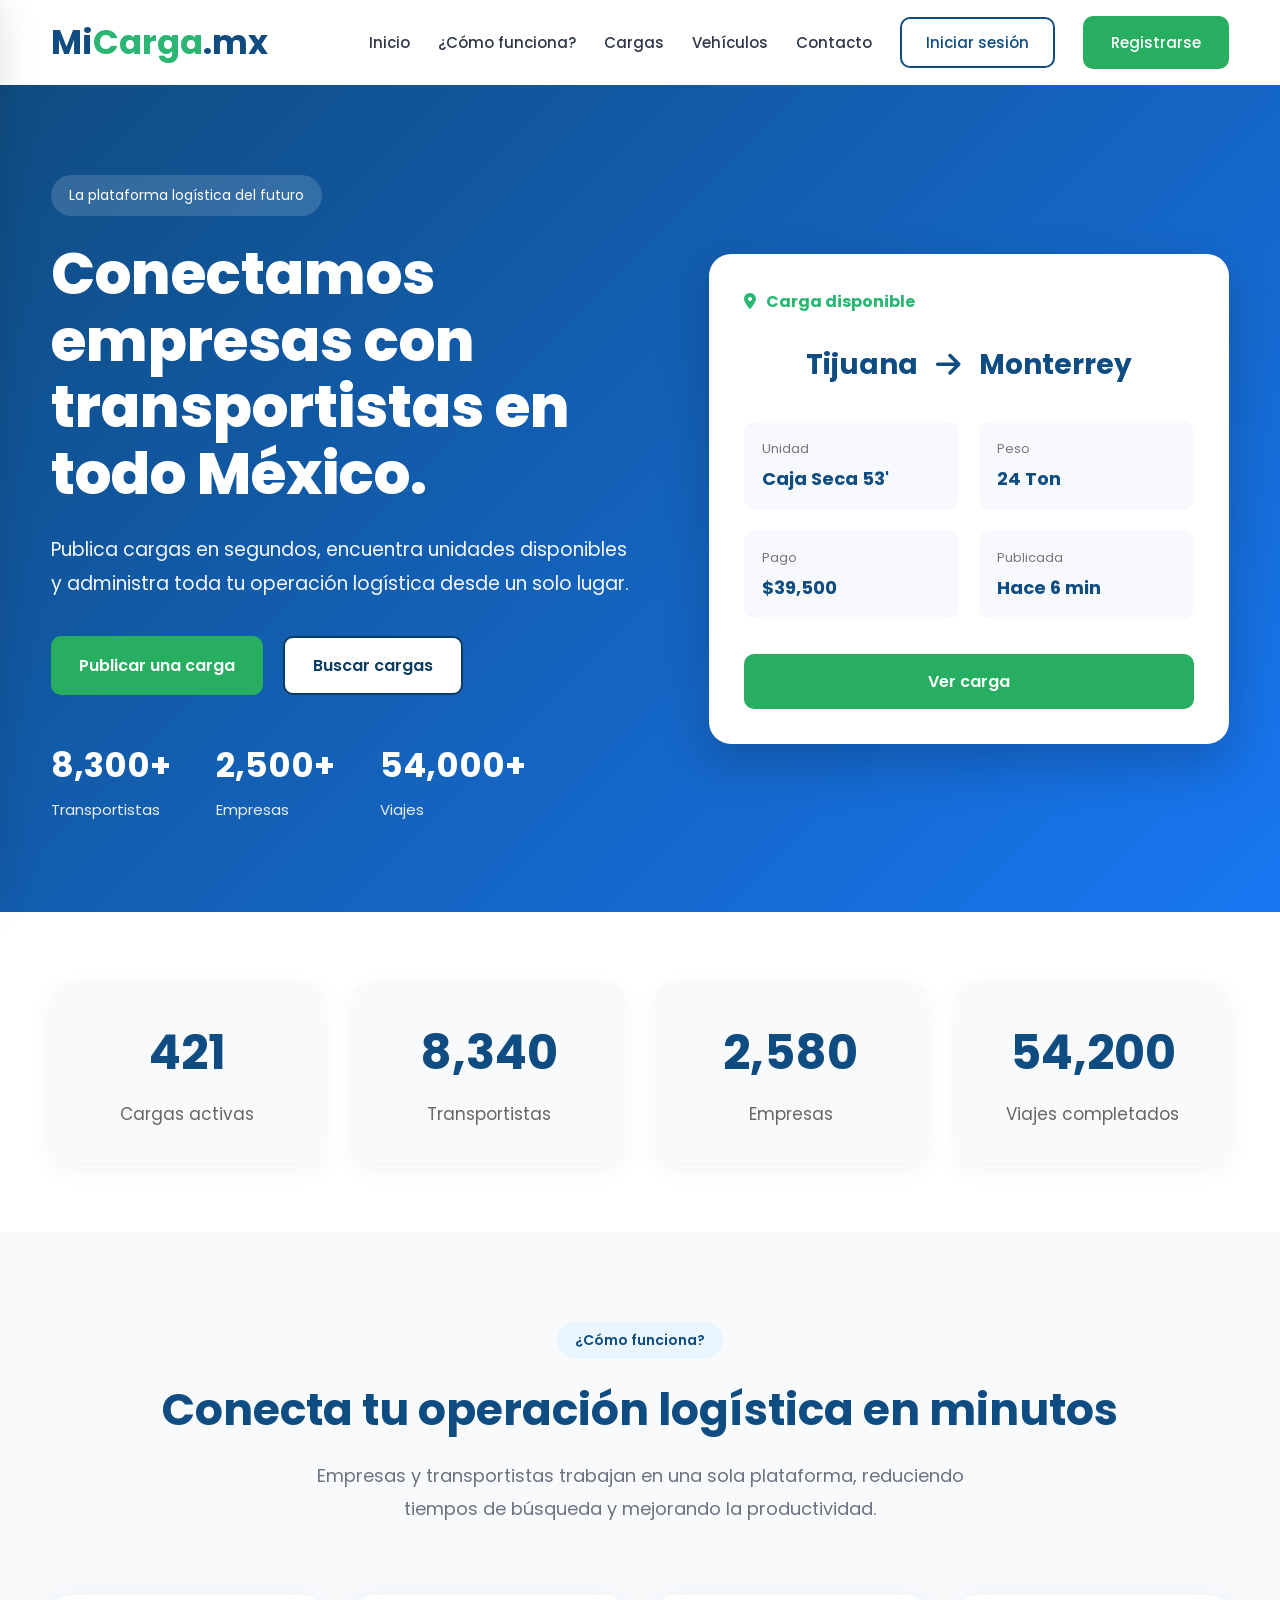
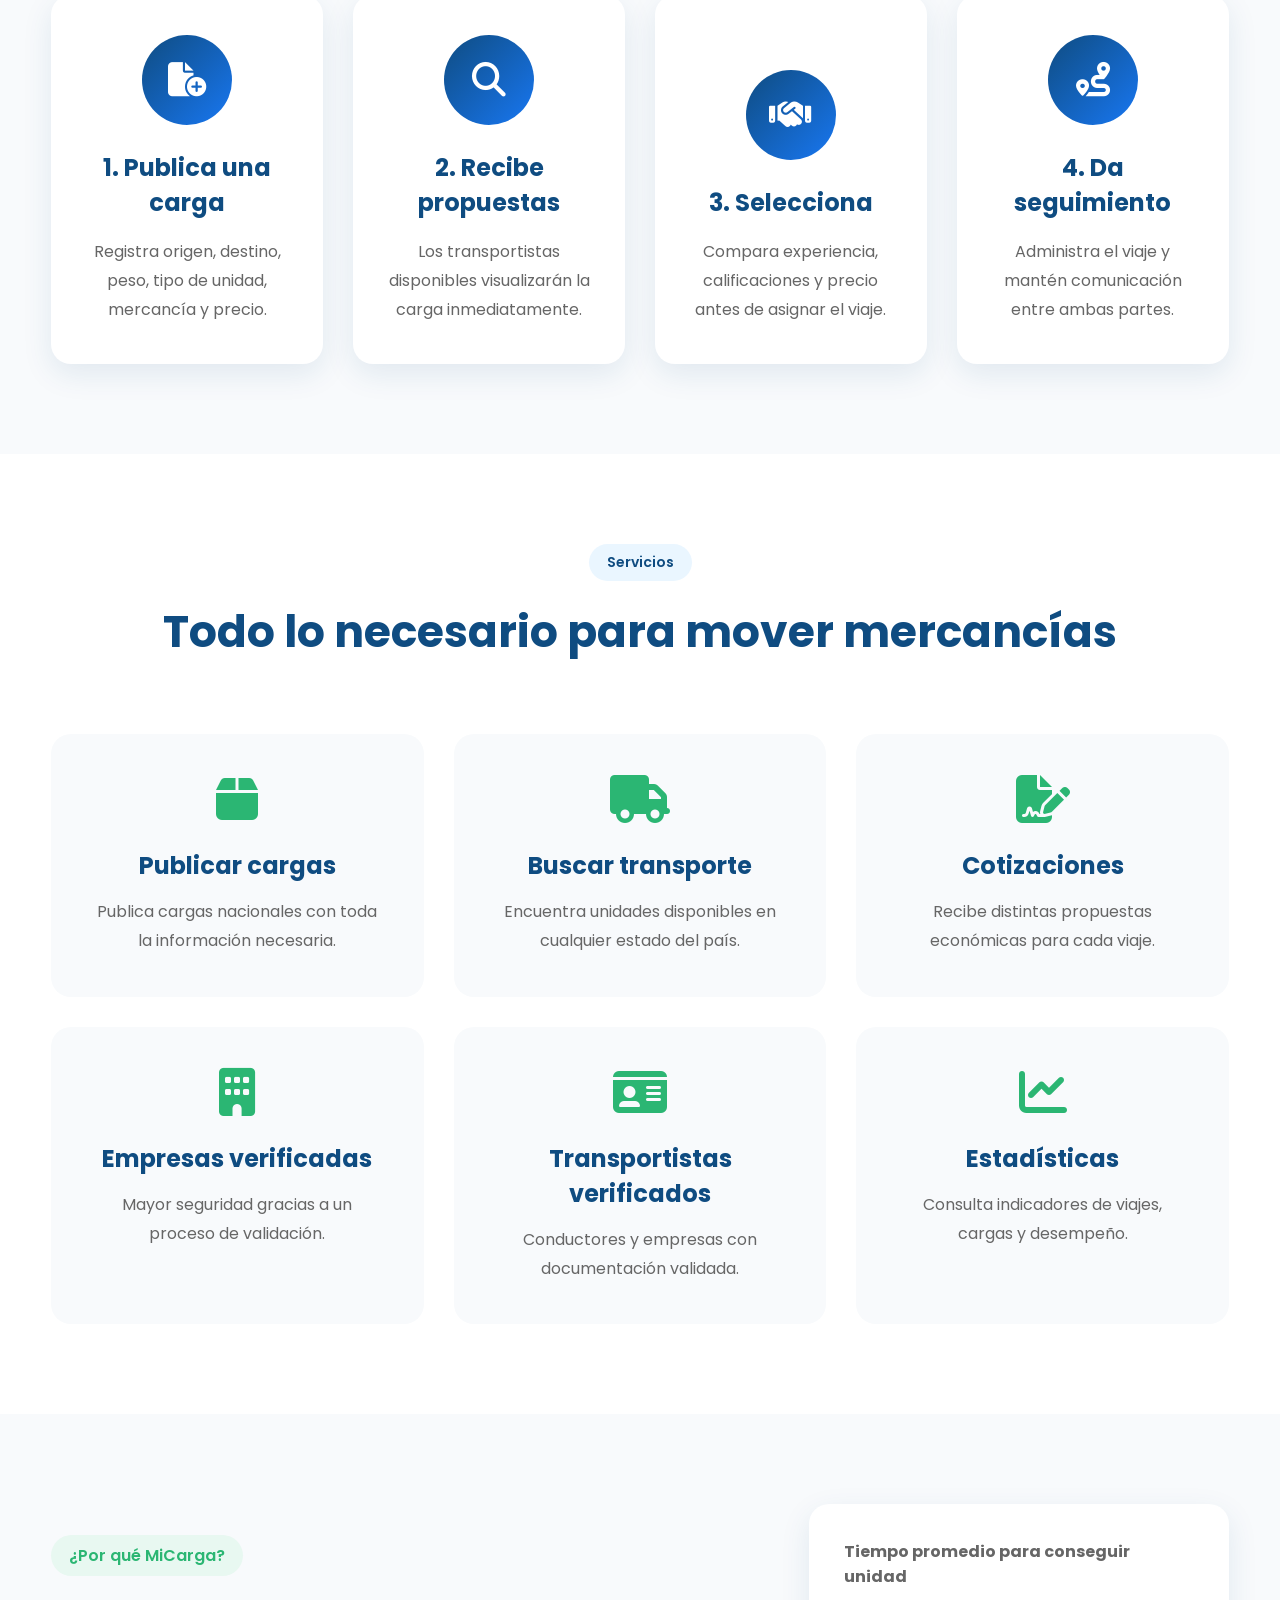
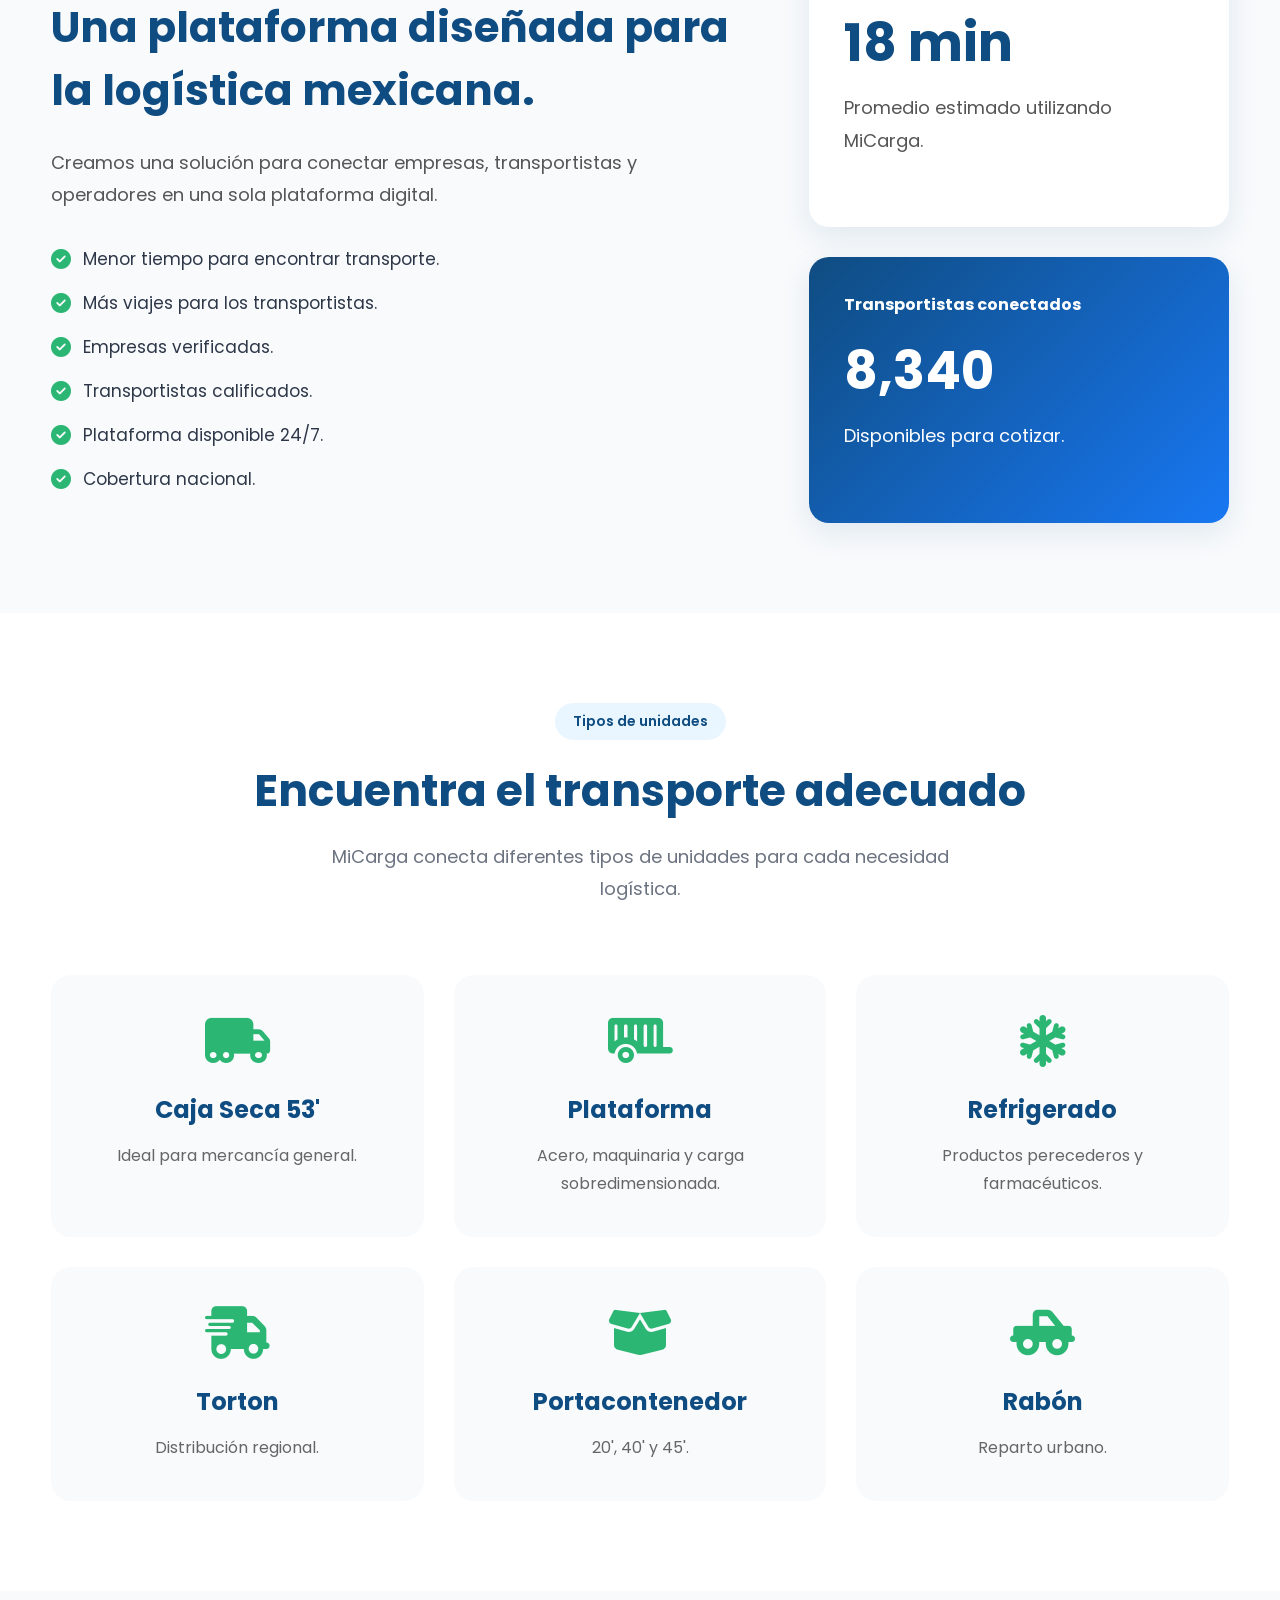
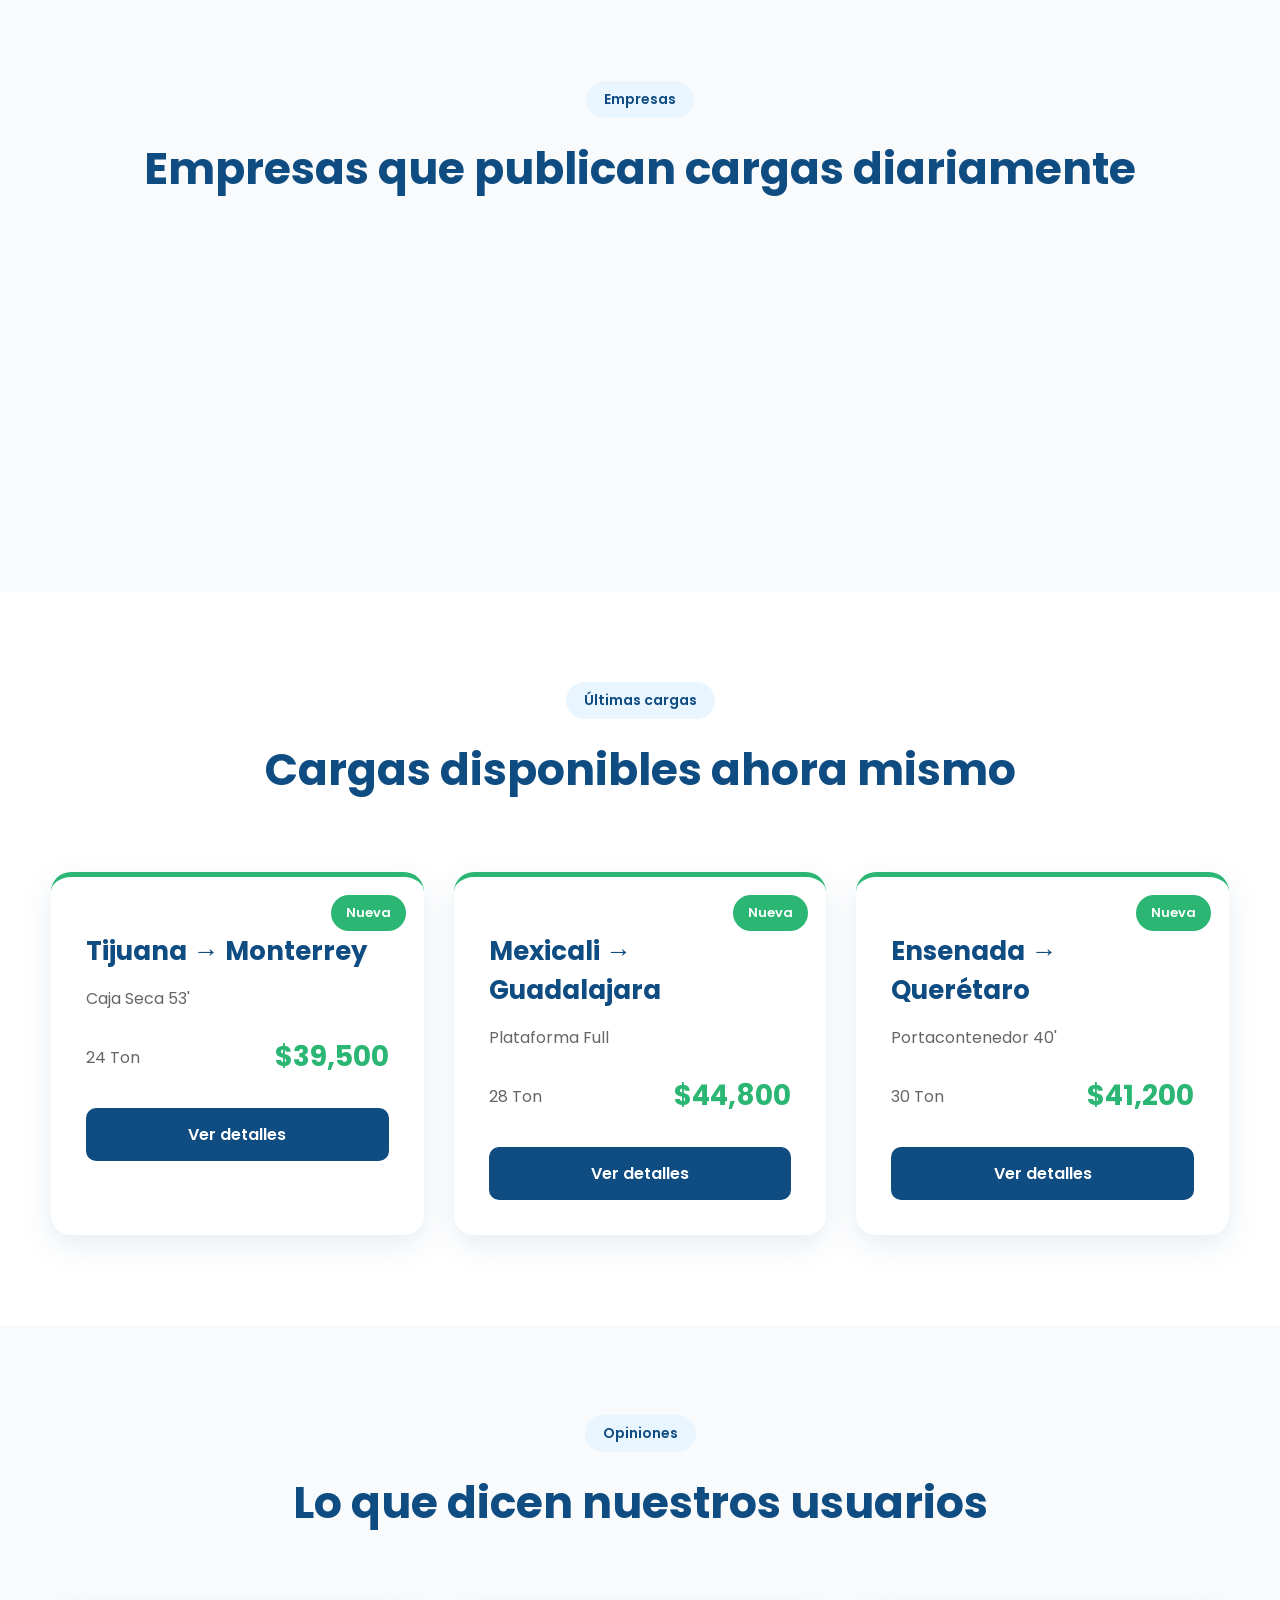
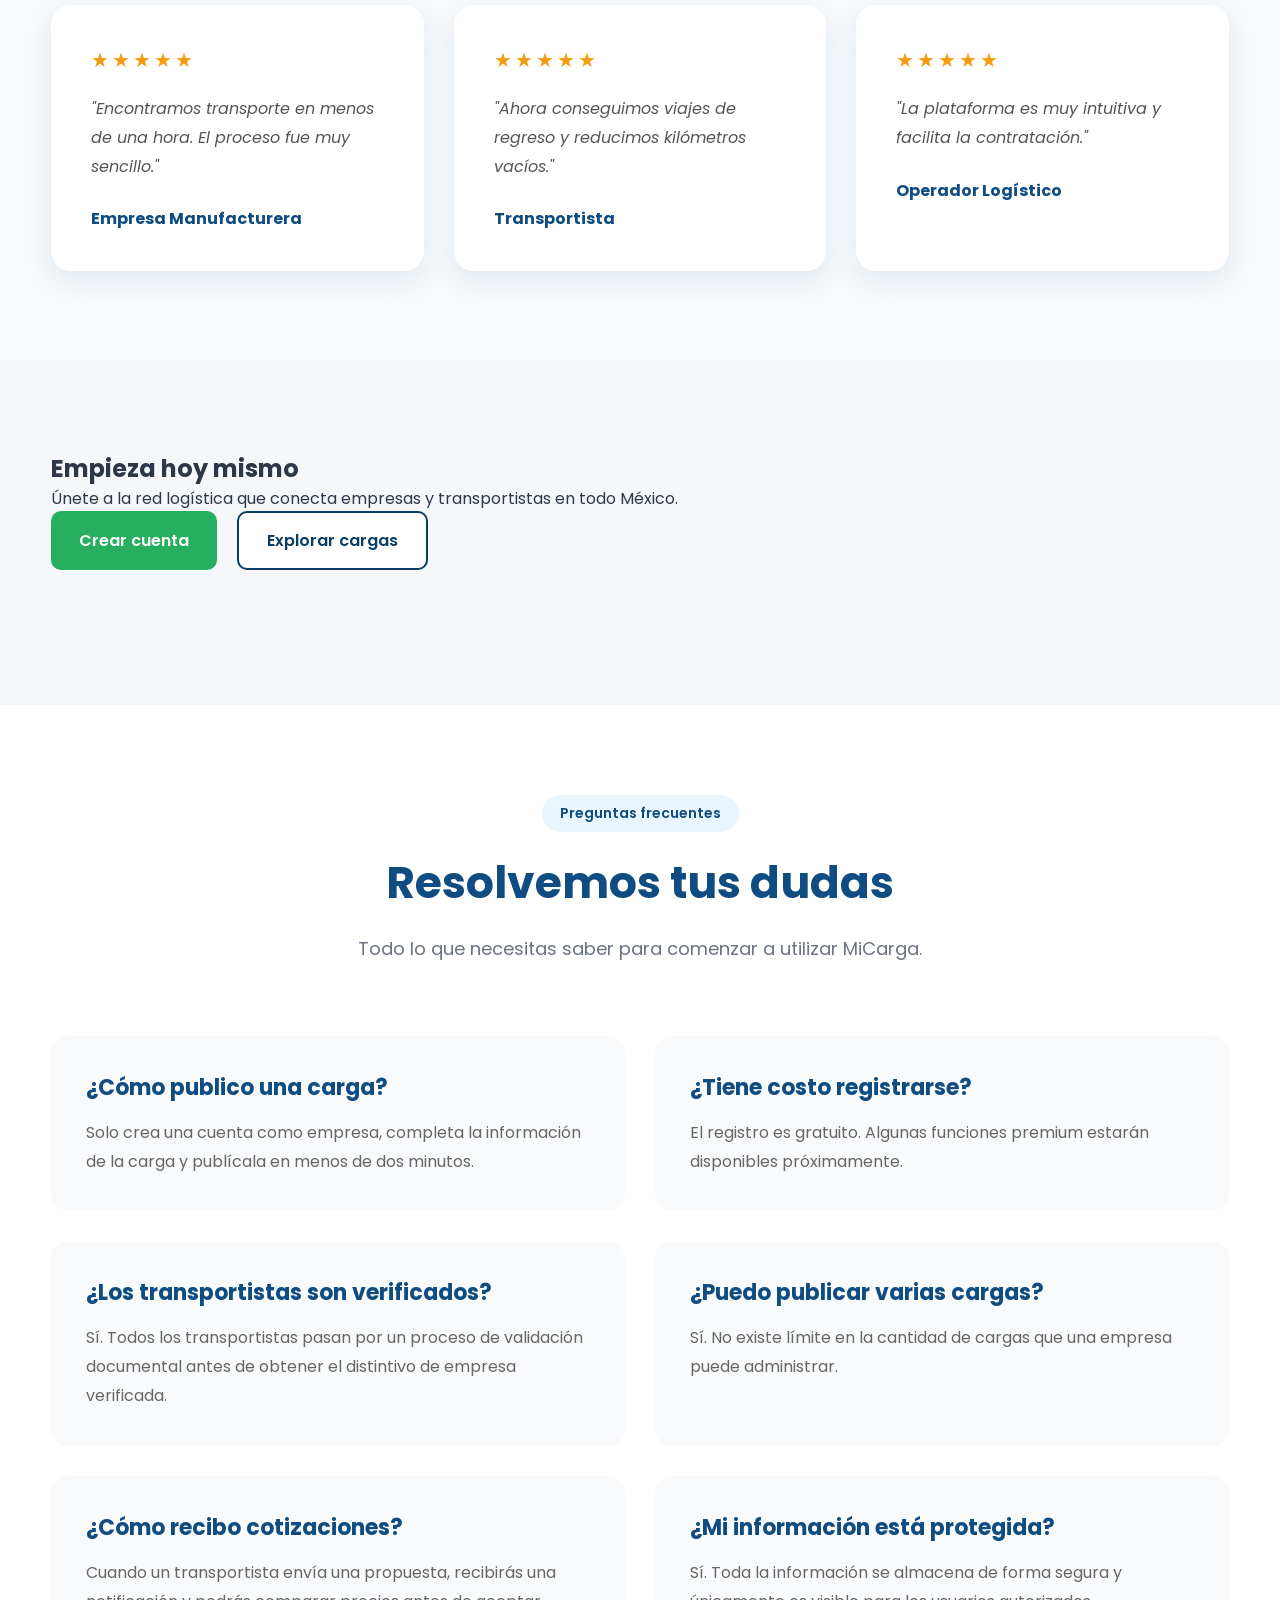
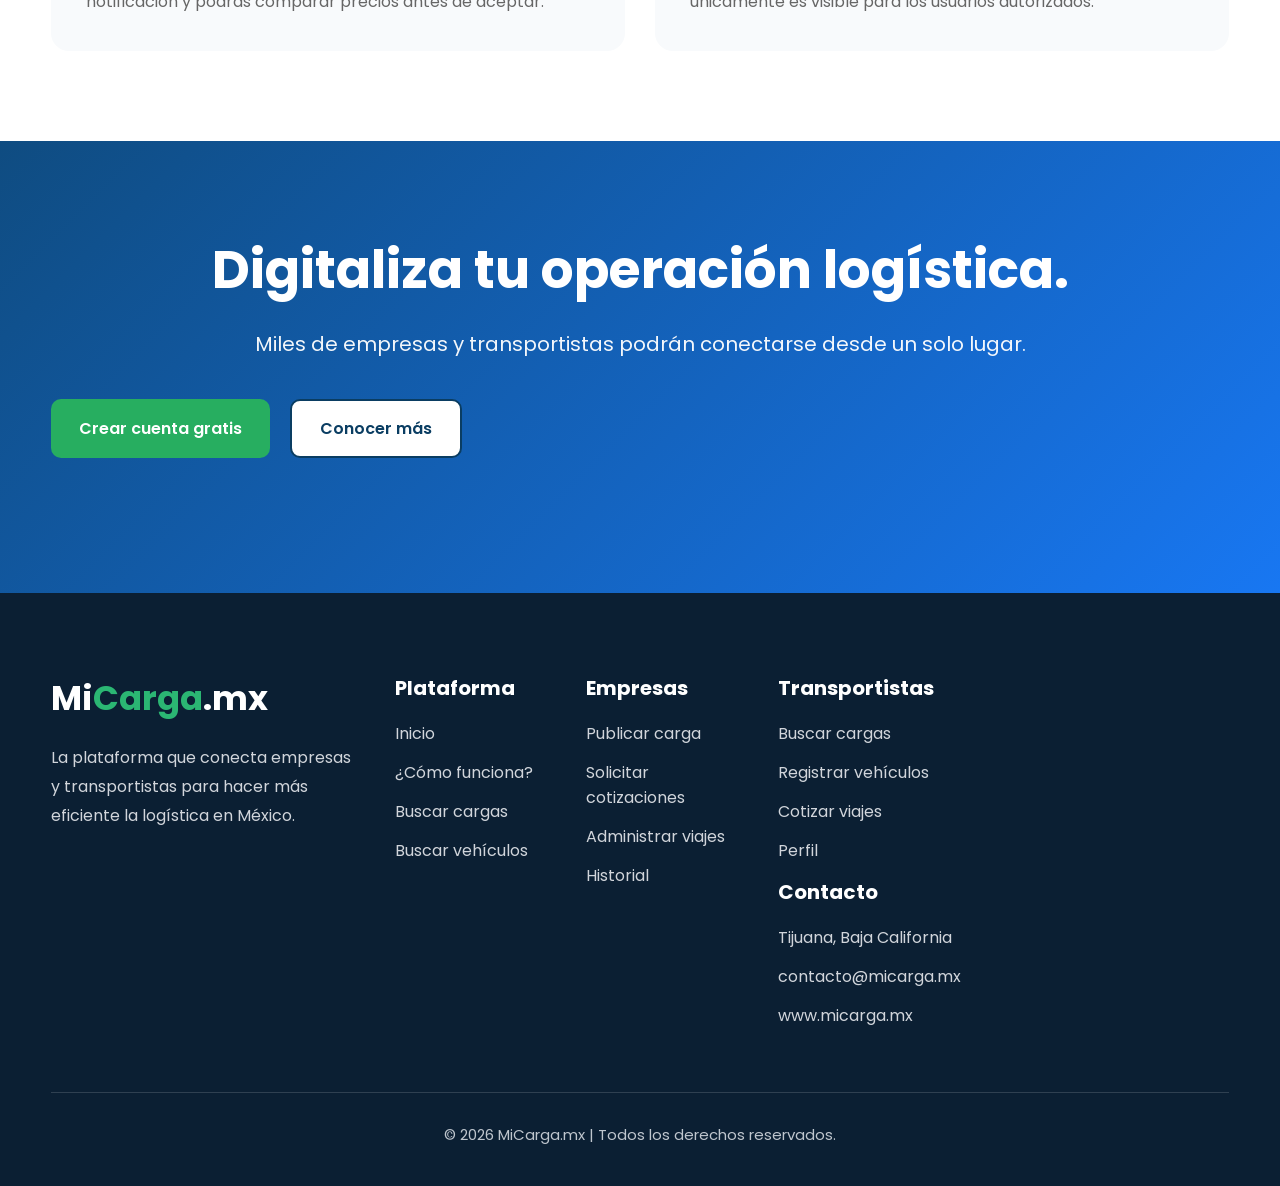
<file: index.html>
<!DOCTYPE html>
<html lang="es">

<head>

<meta charset="UTF-8">
<meta name="viewport" content="width=device-width, initial-scale=1.0">

<title>MiCarga.mx | Plataforma logística de México</title>

<meta name="description" content="Conectamos empresas con transportistas en todo México. Publica cargas, encuentra unidades disponibles y administra tu operación logística.">

<link rel="preconnect" href="https://fonts.googleapis.com">

<link rel="preconnect" href="https://fonts.gstatic.com" crossorigin>

<link href="https://fonts.googleapis.com/css2?family=Poppins:wght@300;400;500;600;700;800&display=swap" rel="stylesheet">

<link rel="stylesheet"
href="https://cdnjs.cloudflare.com/ajax/libs/font-awesome/6.7.2/css/all.min.css">

<link rel="stylesheet"
href="css/style.css">

</head>

<body>

<header>

<div class="container nav">

<a href="index.html" class="logo">

Mi<span>Carga</span>.mx

</a>

<nav class="desktop">

<a href="index.html">Inicio</a>

<a href="funcionamiento.html">¿Cómo funciona?</a>

<a href="cargas.html">Cargas</a>

<a href="vehiculos.html">Vehículos</a>

<a href="#">Contacto</a>

<a href="login.html" class="btn-outline">

Iniciar sesión

</a>

<a href="registro.html" class="btn-primary">

Registrarse

</a>

</nav>

<div class="mobile-icons">

<i class="fas fa-user"></i>

<i class="fas fa-bars" id="menuBtn"></i>

</div>

</div>

</header>

<!-- MENÚ LATERAL -->

<div class="overlay" id="overlay"></div>

<aside class="sidebar" id="sidebar">

<div class="sidebar-header">

<h2>

Mi<span>Carga</span>

</h2>

<i class="fas fa-times" id="closeMenu"></i>

</div>

<div class="perfil">

<div class="avatar">

<i class="fas fa-user-circle"></i>

</div>

<h3>Bienvenido</h3>

<p>

Conecta empresas y transportistas.

</p>

</div>

<a href="index.html">

<i class="fas fa-house"></i>

Inicio

</a>

<a href="cargas.html">

<i class="fas fa-box"></i>

Buscar cargas

</a>

<a href="vehiculos.html">

<i class="fas fa-truck"></i>

Vehículos

</a>

<a href="funcionamiento.html">

<i class="fas fa-circle-question"></i>

¿Cómo funciona?

</a>

<a href="login.html">

<i class="fas fa-right-to-bracket"></i>

Iniciar sesión

</a>

<a href="registro.html">

<i class="fas fa-user-plus"></i>

Registrarse

</a>

</aside>

<!-- HERO -->

<section class="hero">

<div class="container hero-grid">

<div class="hero-text">

<div class="badge">

La plataforma logística del futuro

</div>

<h1>

Conectamos empresas con transportistas en todo México.

</h1>

<p>

Publica cargas en segundos, encuentra unidades disponibles y administra toda tu operación logística desde un solo lugar.

</p>

<div class="hero-buttons">

<a href="publicar-carga.html" class="btn-primary">

Publicar una carga

</a>

<a href="cargas.html" class="btn-secondary">

Buscar cargas

</a>

</div>

<div class="hero-stats">

<div>

<strong>8,300+</strong>

<span>Transportistas</span>

</div>

<div>

<strong>2,500+</strong>

<span>Empresas</span>

</div>

<div>

<strong>54,000+</strong>

<span>Viajes</span>

</div>

</div>

</div>

<div class="hero-card">

<div class="card-head">

<i class="fas fa-location-dot"></i>

Carga disponible

</div>

<div class="ruta">

Tijuana

<i class="fas fa-arrow-right"></i>

Monterrey

</div>

<div class="datos">

<div>

<span>Unidad</span>

<strong>Caja Seca 53'</strong>

</div>

<div>

<span>Peso</span>

<strong>24 Ton</strong>

</div>

<div>

<span>Pago</span>

<strong>$39,500</strong>

</div>

<div>

<span>Publicada</span>

<strong>Hace 6 min</strong>

</div>

</div>

<a href="cargas.html" class="btn-primary full">

Ver carga

</a>

</div>

</div>

</section>

<!-- ESTADÍSTICAS -->

<section class="numbers">

<div class="container">

<div class="numbers-grid">

<div class="number-card">

<h2>421</h2>

<p>Cargas activas</p>

</div>

<div class="number-card">

<h2>8,340</h2>

<p>Transportistas</p>

</div>

<div class="number-card">

<h2>2,580</h2>

<p>Empresas</p>

</div>

<div class="number-card">

<h2>54,200</h2>

<p>Viajes completados</p>

</div>

</div>

</div>

</section>

<!-- ==========================
CÓMO FUNCIONA
========================== -->

<section class="how">

<div class="container">

<div class="section-title">

<span>¿Cómo funciona?</span>

<h2>

Conecta tu operación logística en minutos

</h2>

<p>

Empresas y transportistas trabajan en una sola plataforma, reduciendo tiempos de búsqueda y mejorando la productividad.

</p>

</div>

<div class="steps">

<div class="step">

<div class="icon">

<i class="fas fa-file-circle-plus"></i>

</div>

<h3>

1. Publica una carga

</h3>

<p>

Registra origen, destino, peso, tipo de unidad, mercancía y precio.

</p>

</div>

<div class="step">

<div class="icon">

<i class="fas fa-magnifying-glass"></i>

</div>

<h3>

2. Recibe propuestas

</h3>

<p>

Los transportistas disponibles visualizarán la carga inmediatamente.

</p>

</div>

<div class="step">

<div class="icon">

<i class="fas fa-handshake"></i>

</div>

<h3>

3. Selecciona

</h3>

<p>

Compara experiencia, calificaciones y precio antes de asignar el viaje.

</p>

</div>

<div class="step">

<div class="icon">

<i class="fas fa-route"></i>

</div>

<h3>

4. Da seguimiento

</h3>

<p>

Administra el viaje y mantén comunicación entre ambas partes.

</p>

</div>

</div>

</div>

</section>

<!-- ==========================
SERVICIOS
========================== -->

<section class="services">

<div class="container">

<div class="section-title">

<span>Servicios</span>

<h2>

Todo lo necesario para mover mercancías

</h2>

</div>

<div class="services-grid">

<div class="service">

<i class="fas fa-box"></i>

<h3>

Publicar cargas

</h3>

<p>

Publica cargas nacionales con toda la información necesaria.

</p>

</div>

<div class="service">

<i class="fas fa-truck"></i>

<h3>

Buscar transporte

</h3>

<p>

Encuentra unidades disponibles en cualquier estado del país.

</p>

</div>

<div class="service">

<i class="fas fa-file-signature"></i>

<h3>

Cotizaciones

</h3>

<p>

Recibe distintas propuestas económicas para cada viaje.

</p>

</div>

<div class="service">

<i class="fas fa-building"></i>

<h3>

Empresas verificadas

</h3>

<p>

Mayor seguridad gracias a un proceso de validación.

</p>

</div>

<div class="service">

<i class="fas fa-id-card"></i>

<h3>

Transportistas verificados

</h3>

<p>

Conductores y empresas con documentación validada.

</p>

</div>

<div class="service">

<i class="fas fa-chart-line"></i>

<h3>

Estadísticas

</h3>

<p>

Consulta indicadores de viajes, cargas y desempeño.

</p>

</div>

</div>

</div>

</section>

<!-- ==========================
BENEFICIOS
========================== -->

<section class="benefits">

<div class="container benefits-grid">

<div>

<span class="small-title">

¿Por qué MiCarga?

</span>

<h2>

Una plataforma diseñada para la logística mexicana.

</h2>

<p>

Creamos una solución para conectar empresas, transportistas y operadores en una sola plataforma digital.

</p>

<ul class="benefit-list">

<li>

<i class="fas fa-circle-check"></i>

Menor tiempo para encontrar transporte.

</li>

<li>

<i class="fas fa-circle-check"></i>

Más viajes para los transportistas.

</li>

<li>

<i class="fas fa-circle-check"></i>

Empresas verificadas.

</li>

<li>

<i class="fas fa-circle-check"></i>

Transportistas calificados.

</li>

<li>

<i class="fas fa-circle-check"></i>

Plataforma disponible 24/7.

</li>

<li>

<i class="fas fa-circle-check"></i>

Cobertura nacional.

</li>

</ul>

</div>

<div class="benefit-card">

<div class="mini-card">

<h4>

Tiempo promedio para conseguir unidad

</h4>

<h1>

18 min

</h1>

<p>

Promedio estimado utilizando MiCarga.

</p>

</div>

<div class="mini-card blue">

<h4>

Transportistas conectados

</h4>

<h1>

8,340

</h1>

<p>

Disponibles para cotizar.

</p>

</div>

</div>

</div>

</section>

<!-- CONTINÚA EN LA PARTE 3 -->

<!-- ==========================
TIPOS DE UNIDADES
========================== -->

<section class="fleet">

<div class="container">

<div class="section-title">

<span>Tipos de unidades</span>

<h2>Encuentra el transporte adecuado</h2>

<p>MiCarga conecta diferentes tipos de unidades para cada necesidad logística.</p>

</div>

<div class="fleet-grid">

<div class="fleet-card">
<i class="fas fa-truck-moving"></i>
<h3>Caja Seca 53'</h3>
<p>Ideal para mercancía general.</p>
</div>

<div class="fleet-card">
<i class="fas fa-trailer"></i>
<h3>Plataforma</h3>
<p>Acero, maquinaria y carga sobredimensionada.</p>
</div>

<div class="fleet-card">
<i class="fas fa-snowflake"></i>
<h3>Refrigerado</h3>
<p>Productos perecederos y farmacéuticos.</p>
</div>

<div class="fleet-card">
<i class="fas fa-shipping-fast"></i>
<h3>Torton</h3>
<p>Distribución regional.</p>
</div>

<div class="fleet-card">
<i class="fas fa-box-open"></i>
<h3>Portacontenedor</h3>
<p>20', 40' y 45'.</p>
</div>

<div class="fleet-card">
<i class="fas fa-truck-pickup"></i>
<h3>Rabón</h3>
<p>Reparto urbano.</p>
</div>

</div>

</div>

</section>

<!-- ==========================
EMPRESAS
========================== -->

<section class="companies">

<div class="container">

<div class="section-title">

<span>Empresas</span>

<h2>Empresas que publican cargas diariamente</h2>

</div>

<div class="company-grid">

<div class="company-card">Manufactura</div>

<div class="company-card">Automotriz</div>

<div class="company-card">Retail</div>

<div class="company-card">Electrónica</div>

<div class="company-card">Alimentos</div>

<div class="company-card">Importación</div>

<div class="company-card">Exportación</div>

<div class="company-card">Logística</div>

</div>

</div>

</section>

<!-- ==========================
ÚLTIMAS CARGAS
========================== -->

<section class="loads">

<div class="container">

<div class="section-title">

<span>Últimas cargas</span>

<h2>Cargas disponibles ahora mismo</h2>

</div>

<div class="loads-grid">

<div class="load-card">

<div class="status">

Nueva

</div>

<h3>

Tijuana → Monterrey

</h3>

<p>

Caja Seca 53'

</p>

<div class="load-info">

<span>24 Ton</span>

<strong>$39,500</strong>

</div>

<a href="cargas.html">

Ver detalles

</a>

</div>

<div class="load-card">

<div class="status">

Nueva

</div>

<h3>

Mexicali → Guadalajara

</h3>

<p>

Plataforma Full

</p>

<div class="load-info">

<span>28 Ton</span>

<strong>$44,800</strong>

</div>

<a href="cargas.html">

Ver detalles

</a>

</div>

<div class="load-card">

<div class="status">

Nueva

</div>

<h3>

Ensenada → Querétaro

</h3>

<p>

Portacontenedor 40'

</p>

<div class="load-info">

<span>30 Ton</span>

<strong>$41,200</strong>

</div>

<a href="cargas.html">

Ver detalles

</a>

</div>

</div>

</div>

</section>

<!-- ==========================
TESTIMONIOS
========================== -->

<section class="testimonials">

<div class="container">

<div class="section-title">

<span>Opiniones</span>

<h2>Lo que dicen nuestros usuarios</h2>

</div>

<div class="testimonial-grid">

<div class="testimonial">

<p>

"Encontramos transporte en menos de una hora. El proceso fue muy sencillo."

</p>

<h4>

Empresa Manufacturera

</h4>

</div>

<div class="testimonial">

<p>

"Ahora conseguimos viajes de regreso y reducimos kilómetros vacíos."

</p>

<h4>

Transportista

</h4>

</div>

<div class="testimonial">

<p>

"La plataforma es muy intuitiva y facilita la contratación."

</p>

<h4>

Operador Logístico

</h4>

</div>

</div>

</div>

</section>

<!-- ==========================
LLAMADO A LA ACCIÓN
========================== -->

<section class="cta">

<div class="container">

<h2>

Empieza hoy mismo

</h2>

<p>

Únete a la red logística que conecta empresas y transportistas en todo México.

</p>

<div class="hero-buttons">

<a href="registro.html" class="btn-primary">

Crear cuenta

</a>

<a href="cargas.html" class="btn-secondary">

Explorar cargas

</a>

</div>

</div>

</section>

<!-- CONTINÚA EN LA PARTE 4 -->
<!-- ==========================
PREGUNTAS FRECUENTES
========================== -->

<section class="faq">

<div class="container">

<div class="section-title">

<span>Preguntas frecuentes</span>

<h2>Resolvemos tus dudas</h2>

<p>
Todo lo que necesitas saber para comenzar a utilizar MiCarga.
</p>

</div>

<div class="faq-grid">

<div class="faq-item">

<h3>¿Cómo publico una carga?</h3>

<p>
Solo crea una cuenta como empresa, completa la información de la carga y publícala en menos de dos minutos.
</p>

</div>

<div class="faq-item">

<h3>¿Tiene costo registrarse?</h3>

<p>
El registro es gratuito. Algunas funciones premium estarán disponibles próximamente.
</p>

</div>

<div class="faq-item">

<h3>¿Los transportistas son verificados?</h3>

<p>
Sí. Todos los transportistas pasan por un proceso de validación documental antes de obtener el distintivo de empresa verificada.
</p>

</div>

<div class="faq-item">

<h3>¿Puedo publicar varias cargas?</h3>

<p>
Sí. No existe límite en la cantidad de cargas que una empresa puede administrar.
</p>

</div>

<div class="faq-item">

<h3>¿Cómo recibo cotizaciones?</h3>

<p>
Cuando un transportista envía una propuesta, recibirás una notificación y podrás comparar precios antes de aceptar.
</p>

</div>

<div class="faq-item">

<h3>¿Mi información está protegida?</h3>

<p>
Sí. Toda la información se almacena de forma segura y únicamente es visible para los usuarios autorizados.
</p>

</div>

</div>

</div>

</section>

<!-- ==========================
CTA FINAL
========================== -->

<section class="final-cta">

<div class="container">

<h2>

Digitaliza tu operación logística.

</h2>

<p>

Miles de empresas y transportistas podrán conectarse desde un solo lugar.

</p>

<div class="hero-buttons">

<a href="registro.html" class="btn-primary">

Crear cuenta gratis

</a>

<a href="funcionamiento.html" class="btn-secondary">

Conocer más

</a>

</div>

</div>

</section>

<!-- ==========================
FOOTER
========================== -->

<footer>

<div class="container">

<div class="footer-grid">

<div>

<h2>

Mi<span>Carga</span>.mx

</h2>

<p>

La plataforma que conecta empresas y transportistas para hacer más eficiente la logística en México.

</p>

</div>

<div>

<h3>

Plataforma

</h3>

<ul>

<li><a href="index.html">Inicio</a></li>

<li><a href="funcionamiento.html">¿Cómo funciona?</a></li>

<li><a href="cargas.html">Buscar cargas</a></li>

<li><a href="vehiculos.html">Buscar vehículos</a></li>

</ul>

</div>

<div>

<h3>

Empresas

</h3>

<ul>

<li><a href="publicar-carga.html">Publicar carga</li>

<li>Solicitar cotizaciones</li>

<li>Administrar viajes</li>

<li>Historial</li>

</ul>

</div>

<div>

<h3>

Transportistas

</h3>

<ul>

<li>Buscar cargas</li>

<li>Registrar vehículos</li>

<li>Cotizar viajes</li>

<li>Perfil</li>

</ul>

</div>

<div>

<h3>

Contacto

</h3>

<ul>

<li>Tijuana, Baja California</li>

<li>contacto@micarga.mx</li>

<li>www.micarga.mx</li>

</ul>

</div>

</div>

<hr>

<div class="footer-copy">

© 2026 MiCarga.mx | Todos los derechos reservados.

</div>

</div>

</footer>

<!-- CONTINÚA EN LA PARTE 5 -->
<!-- ==========================
BOTÓN VOLVER ARRIBA
========================== -->

<button id="btnTop" title="Ir arriba">

<i class="fas fa-chevron-up"></i>

</button>

<!-- ==========================
JAVASCRIPT
========================== -->

<script>

// ============================
// MENÚ MÓVIL
// ============================

const menuBtn = document.getElementById("menuBtn");
const sidebar = document.getElementById("sidebar");
const overlay = document.getElementById("overlay");
const closeMenu = document.getElementById("closeMenu");

menuBtn.addEventListener("click",()=>{

sidebar.classList.add("active");
overlay.classList.add("active");

});

closeMenu.addEventListener("click",cerrarMenu);

overlay.addEventListener("click",cerrarMenu);

function cerrarMenu(){

sidebar.classList.remove("active");
overlay.classList.remove("active");

}

// ============================
// HEADER AL HACER SCROLL
// ============================

window.addEventListener("scroll",function(){

const header=document.querySelector("header");

if(window.scrollY>60){

header.classList.add("scroll");

}else{

header.classList.remove("scroll");

}

});

// ============================
// BOTÓN VOLVER ARRIBA
// ============================

const btnTop=document.getElementById("btnTop");

window.addEventListener("scroll",()=>{

if(window.scrollY>500){

btnTop.classList.add("show");

}else{

btnTop.classList.remove("show");

}

});

btnTop.addEventListener("click",()=>{

window.scrollTo({

top:0,

behavior:"smooth"

});

});

// ============================
// ANIMACIÓN DE APARICIÓN
// ============================

const elementos=document.querySelectorAll(

".step,.service,.fleet-card,.load-card,.testimonial,.faq-item,.number-card"

);

const observer=new IntersectionObserver((entries)=>{

entries.forEach(entry=>{

if(entry.isIntersecting){

entry.target.classList.add("visible");

}

});

},

{

threshold:.15

});

elementos.forEach(el=>observer.observe(el));

</script>

</body>

</html>
</file>
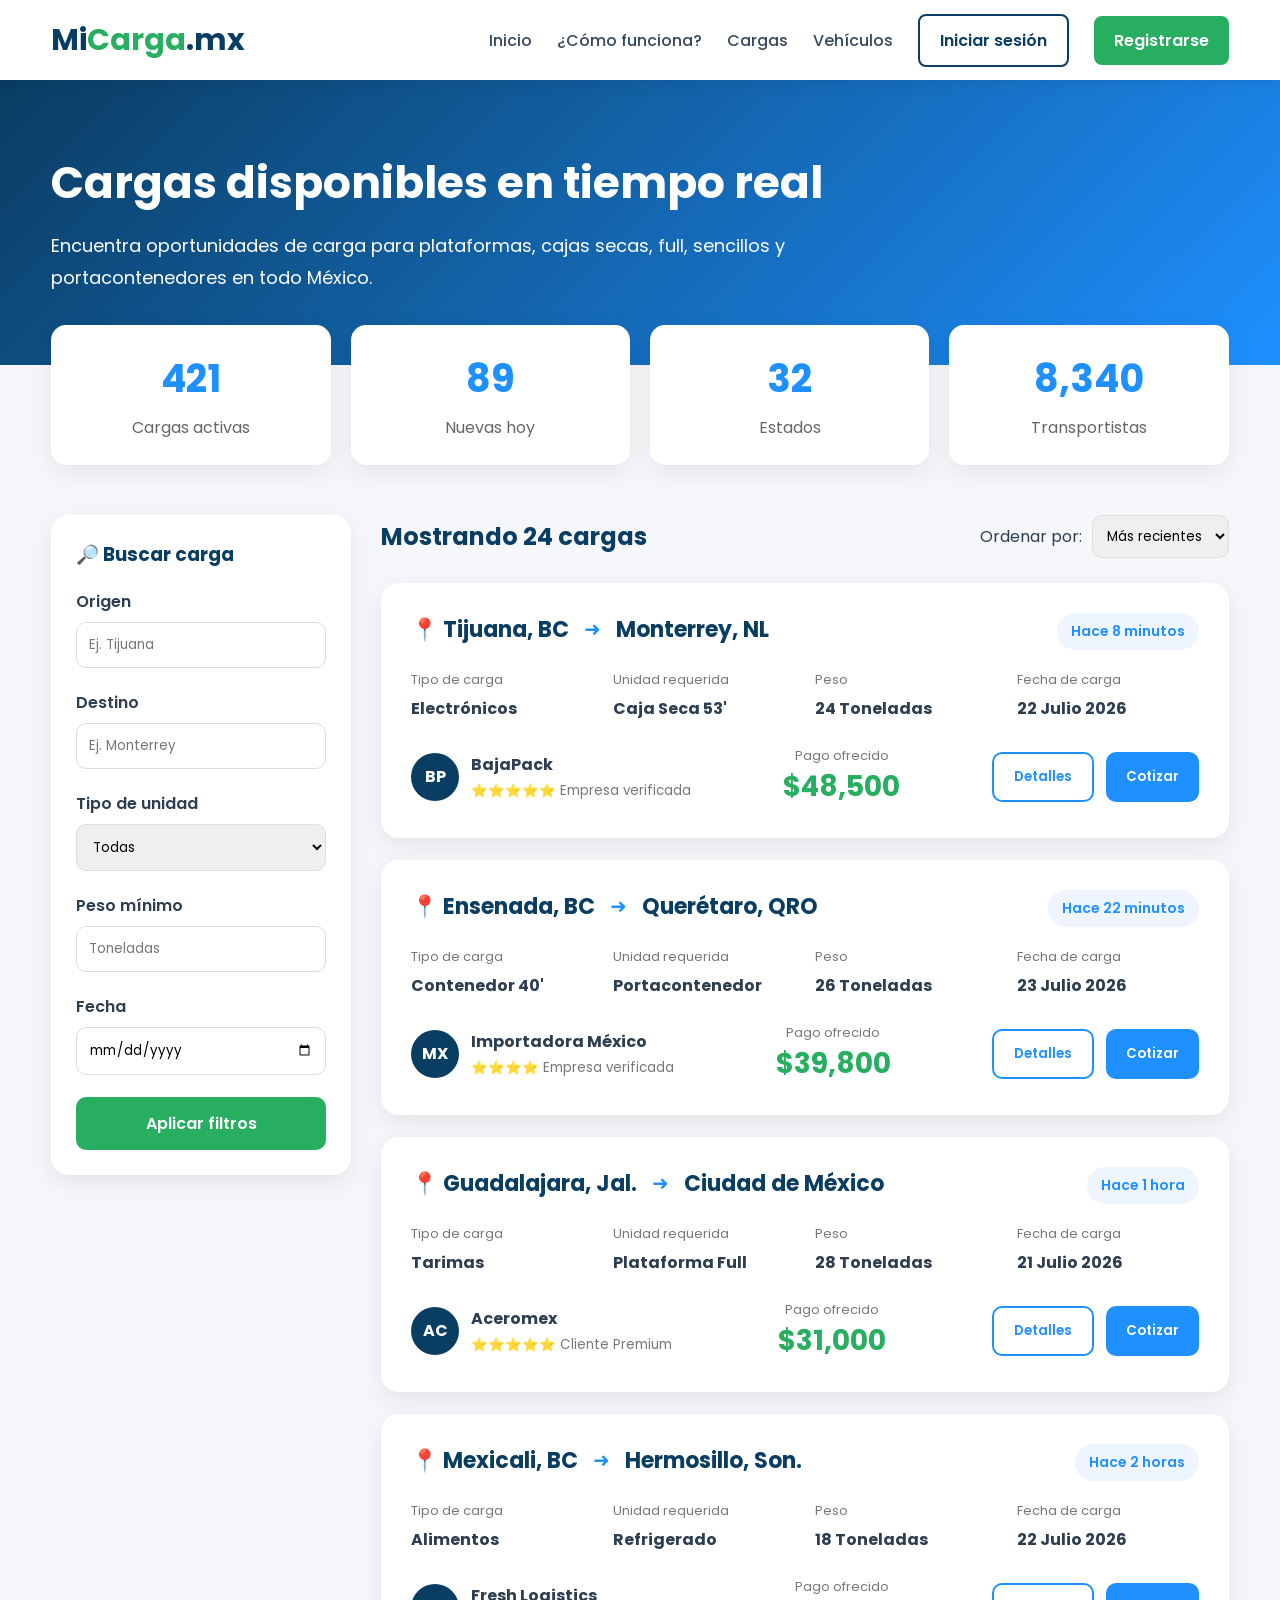
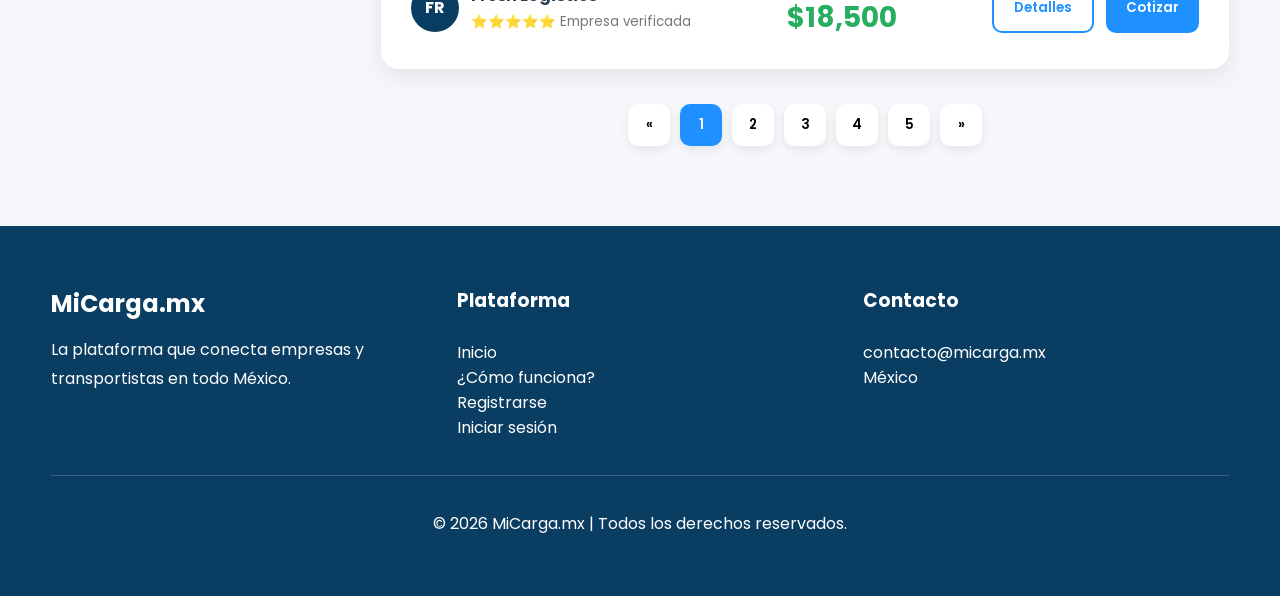
<file: cargas.html>
<!DOCTYPE html>
<html lang="es">

<head>

<meta charset="UTF-8">
<meta name="viewport" content="width=device-width, initial-scale=1.0">

<title>Cargas Disponibles | MiCarga.mx</title>

<link href="https://fonts.googleapis.com/css2?family=Poppins:wght@300;400;500;600;700&display=swap" rel="stylesheet">

<style>

*{
    margin:0;
    padding:0;
    box-sizing:border-box;
    font-family:'Poppins',sans-serif;
}

body{
    background:#f5f7fb;
    color:#2c3e50;
}

a{
    text-decoration:none;
}

.container{
    width:92%;
    max-width:1400px;
    margin:auto;
}

/* =========================
HEADER
========================= */

header{
    background:white;
    box-shadow:0 2px 15px rgba(0,0,0,.08);
    position:sticky;
    top:0;
    z-index:1000;
}

.menu{
    height:80px;
    display:flex;
    justify-content:space-between;
    align-items:center;
}

.logo{
    font-size:30px;
    font-weight:700;
    color:#0a3d62;
}

.logo span{
    color:#27ae60;
}

nav{
    display:flex;
    gap:25px;
    align-items:center;
}

nav a{
    color:#34495e;
    font-weight:500;
}

.btn{
    padding:12px 20px;
    border-radius:8px;
    font-weight:600;
}

.login{
    border:2px solid #0a3d62;
    color:#0a3d62;
}

.registro{
    background:#27ae60;
    color:white;
}

/* =========================
HERO
========================= */

.hero{
    background:linear-gradient(135deg,#0a3d62,#1e90ff);
    color:white;
    padding:70px 0;
}

.hero h1{
    font-size:44px;
    margin-bottom:15px;
}

.hero p{
    font-size:18px;
    line-height:1.8;
    max-width:850px;
}

/* =========================
ESTADISTICAS
========================= */

.stats{
    margin-top:-40px;
}

.stats-grid{
    display:grid;
    grid-template-columns:repeat(4,1fr);
    gap:20px;
}

.stat{
    background:white;
    border-radius:15px;
    padding:25px;
    text-align:center;
    box-shadow:0 8px 25px rgba(0,0,0,.08);
}

.stat h2{
    font-size:38px;
    color:#1e90ff;
}

.stat p{
    margin-top:8px;
    color:#666;
}

/* =========================
LAYOUT
========================= */

.main{
    display:grid;
    grid-template-columns:300px 1fr;
    gap:30px;
    margin-top:50px;
    margin-bottom:80px;
}

/* =========================
SIDEBAR
========================= */

.sidebar{
    background:white;
    border-radius:18px;
    padding:25px;
    box-shadow:0 8px 25px rgba(0,0,0,.08);
    align-self:start;
    position:sticky;
    top:100px;
}

.sidebar h3{
    margin-bottom:20px;
    color:#0a3d62;
}

.filter-group{
    margin-bottom:22px;
}

.filter-group label{
    display:block;
    font-weight:600;
    margin-bottom:8px;
}

.filter-group input,
.filter-group select{
    width:100%;
    padding:12px;
    border:1px solid #ddd;
    border-radius:10px;
}

.sidebar button{
    width:100%;
    padding:14px;
    border:none;
    border-radius:10px;
    background:#27ae60;
    color:white;
    font-size:16px;
    font-weight:600;
    cursor:pointer;
}

/* =========================
RESULTADOS
========================= */

.results-header{
    display:flex;
    justify-content:space-between;
    align-items:center;
    margin-bottom:25px;
}

.results-header h2{
    color:#0a3d62;
}

.sort{
    display:flex;
    align-items:center;
    gap:10px;
}

.sort select{
    padding:10px;
    border-radius:10px;
    border:1px solid #ddd;
}

/* =========================
TARJETAS DE CARGA
========================= */

.cards{
    display:flex;
    flex-direction:column;
    gap:22px;
}

.card{
    background:white;
    border-radius:18px;
    padding:30px;
    box-shadow:0 8px 25px rgba(0,0,0,.08);
    transition:.3s;
}

.card:hover{
    transform:translateY(-5px);
    box-shadow:0 12px 30px rgba(0,0,0,.12);
}

.card-top{
    display:flex;
    justify-content:space-between;
    align-items:flex-start;
    margin-bottom:20px;
}

.route{
    display:flex;
    align-items:center;
    gap:15px;
    flex-wrap:wrap;
}

.city{
    font-size:22px;
    font-weight:700;
    color:#0a3d62;
}

.arrow{
    color:#1e90ff;
    font-size:20px;
}

.time{
    background:#eef5ff;
    color:#1e90ff;
    padding:8px 14px;
    border-radius:30px;
    font-size:14px;
    font-weight:600;
}

.card-body{
    display:grid;
    grid-template-columns:repeat(4,1fr);
    gap:20px;
    margin-bottom:25px;
}

.item span{
    display:block;
    font-size:13px;
    color:#777;
    margin-bottom:6px;
}

.item strong{
    color:#2c3e50;
    font-size:16px;
}

.card-footer{
    display:flex;
    justify-content:space-between;
    align-items:center;
    flex-wrap:wrap;
    gap:20px;
}

.company{
    display:flex;
    align-items:center;
    gap:12px;
}

.company-badge{
    width:48px;
    height:48px;
    border-radius:50%;
    background:#0a3d62;
    color:white;
    display:flex;
    align-items:center;
    justify-content:center;
    font-weight:700;
}

.company-info strong{
    display:block;
}

.company-info small{
    color:#777;
}

.price{
    text-align:center;
}

.price span{
    display:block;
    font-size:13px;
    color:#777;
}

.price strong{
    font-size:28px;
    color:#27ae60;
}

.actions{
    display:flex;
    gap:12px;
}

.btn-outline,
.btn-primary{
    padding:13px 20px;
    border-radius:10px;
    font-weight:600;
    cursor:pointer;
    border:none;
}

.btn-outline{
    border:2px solid #1e90ff;
    color:#1e90ff;
    background:white;
}

.btn-primary{
    background:#1e90ff;
    color:white;
}

/* =========================
PAGINACION
========================= */

.pagination{
    margin-top:35px;
    display:flex;
    justify-content:center;
    gap:10px;
}

.pagination button{
    width:42px;
    height:42px;
    border:none;
    border-radius:10px;
    background:white;
    box-shadow:0 4px 10px rgba(0,0,0,.08);
    cursor:pointer;
    font-weight:600;
}

.pagination .active{
    background:#1e90ff;
    color:white;
}

/* =========================
RESPONSIVE
========================= */

@media(max-width:1100px){

.main{
    grid-template-columns:1fr;
}

.sidebar{
    position:static;
}

.card-body{
    grid-template-columns:repeat(2,1fr);
}

}

@media(max-width:700px){

nav{
    display:none;
}

.stats-grid{
    grid-template-columns:repeat(2,1fr);
}

.hero h1{
    font-size:34px;
}

.card-top{
    flex-direction:column;
    gap:15px;
}

.card-body{
    grid-template-columns:1fr;
}

.card-footer{
    flex-direction:column;
    align-items:flex-start;
}

.actions{
    width:100%;
}

.actions button{
    flex:1;
}

}

@media(max-width:500px){

.stats-grid{
    grid-template-columns:1fr;
}

}

</style>

</head>

<body>

<header>

<div class="container menu">

<div class="logo">

Mi<span>Carga</span>.mx

</div>

<nav>

<a href="index.html">Inicio</a>
<a href="funcionamiento.html">¿Cómo funciona?</a>
<a href="cargas.html">Cargas</a>
<a href="vehiculos.html">Vehículos</a>

<a href="login.html" class="btn login">Iniciar sesión</a>
<a href="registro.html" class="btn registro">Registrarse</a>

</nav>

</div>

</header>

<section class="hero">

<div class="container">

<h1>Cargas disponibles en tiempo real</h1>

<p>
Encuentra oportunidades de carga para plataformas, cajas secas, full, sencillos y portacontenedores en todo México.
</p>

</div>

</section>

<section class="stats">

<div class="container">

<div class="stats-grid">

<div class="stat">
<h2>421</h2>
<p>Cargas activas</p>
</div>

<div class="stat">
<h2>89</h2>
<p>Nuevas hoy</p>
</div>

<div class="stat">
<h2>32</h2>
<p>Estados</p>
</div>

<div class="stat">
<h2>8,340</h2>
<p>Transportistas</p>
</div>

</div>

</div>

</section>

<div class="container main">

<!-- SIDEBAR -->

<aside class="sidebar">

<h3>🔎 Buscar carga</h3>

<div class="filter-group">
<label>Origen</label>
<input type="text" placeholder="Ej. Tijuana">
</div>

<div class="filter-group">
<label>Destino</label>
<input type="text" placeholder="Ej. Monterrey">
</div>

<div class="filter-group">
<label>Tipo de unidad</label>
<select>
<option>Todas</option>
<option>Plataforma</option>
<option>Caja seca</option>
<option>Full</option>
<option>Sencillo</option>
<option>Portacontenedor</option>
<option>Refrigerado</option>
</select>
</div>

<div class="filter-group">
<label>Peso mínimo</label>
<input type="number" placeholder="Toneladas">
</div>

<div class="filter-group">
<label>Fecha</label>
<input type="date">
</div>

<button>Aplicar filtros</button>

</aside>

<!-- RESULTADOS -->

<div>

<div class="results-header">

<h2>Mostrando 24 cargas</h2>

<div class="sort">

<span>Ordenar por:</span>

<select>
<option>Más recientes</option>
<option>Precio alto</option>
<option>Precio bajo</option>
<option>Distancia</option>
</select>

</div>

</div>

<div class="cards">

<!-- CONTINÚA EN LA PARTE 2 -->		<!-- =========================
CARGA 1
========================= -->

<div class="card">

<div class="card-top">

<div class="route">

<span class="city">📍 Tijuana, BC</span>

<span class="arrow">➜</span>

<span class="city">Monterrey, NL</span>

</div>

<div class="time">

Hace 8 minutos

</div>

</div>

<div class="card-body">

<div class="item">

<span>Tipo de carga</span>

<strong>Electrónicos</strong>

</div>

<div class="item">

<span>Unidad requerida</span>

<strong>Caja Seca 53'</strong>

</div>

<div class="item">

<span>Peso</span>

<strong>24 Toneladas</strong>

</div>

<div class="item">

<span>Fecha de carga</span>

<strong>22 Julio 2026</strong>

</div>

</div>

<div class="card-footer">

<div class="company">

<div class="company-badge">

BP

</div>

<div class="company-info">

<strong>BajaPack</strong>

<small>⭐⭐⭐⭐⭐ Empresa verificada</small>

</div>

</div>

<div class="price">

<span>Pago ofrecido</span>

<strong>$48,500</strong>

</div>

<div class="actions">

<button class="btn-outline">

Detalles

</button>

<button class="btn-primary">

Cotizar

</button>

</div>

</div>

</div>

<!-- =========================
CARGA 2
========================= -->

<div class="card">

<div class="card-top">

<div class="route">

<span class="city">📍 Ensenada, BC</span>

<span class="arrow">➜</span>

<span class="city">Querétaro, QRO</span>

</div>

<div class="time">

Hace 22 minutos

</div>

</div>

<div class="card-body">

<div class="item">

<span>Tipo de carga</span>

<strong>Contenedor 40'</strong>

</div>

<div class="item">

<span>Unidad requerida</span>

<strong>Portacontenedor</strong>

</div>

<div class="item">

<span>Peso</span>

<strong>26 Toneladas</strong>

</div>

<div class="item">

<span>Fecha de carga</span>

<strong>23 Julio 2026</strong>

</div>

</div>

<div class="card-footer">

<div class="company">

<div class="company-badge">

MX

</div>

<div class="company-info">

<strong>Importadora México</strong>

<small>⭐⭐⭐⭐ Empresa verificada</small>

</div>

</div>

<div class="price">

<span>Pago ofrecido</span>

<strong>$39,800</strong>

</div>

<div class="actions">

<button class="btn-outline">

Detalles

</button>

<button class="btn-primary">

Cotizar

</button>

</div>

</div>

</div>

<!-- =========================
CARGA 3
========================= -->

<div class="card">

<div class="card-top">

<div class="route">

<span class="city">📍 Guadalajara, Jal.</span>

<span class="arrow">➜</span>

<span class="city">Ciudad de México</span>

</div>

<div class="time">

Hace 1 hora

</div>

</div>

<div class="card-body">

<div class="item">

<span>Tipo de carga</span>

<strong>Tarimas</strong>

</div>

<div class="item">

<span>Unidad requerida</span>

<strong>Plataforma Full</strong>

</div>

<div class="item">

<span>Peso</span>

<strong>28 Toneladas</strong>

</div>

<div class="item">

<span>Fecha de carga</span>

<strong>21 Julio 2026</strong>

</div>

</div>

<div class="card-footer">

<div class="company">

<div class="company-badge">

AC

</div>

<div class="company-info">

<strong>Aceromex</strong>

<small>⭐⭐⭐⭐⭐ Cliente Premium</small>

</div>

</div>

<div class="price">

<span>Pago ofrecido</span>

<strong>$31,000</strong>

</div>

<div class="actions">

<button class="btn-outline">

Detalles

</button>

<button class="btn-primary">

Cotizar

</button>

</div>

</div>

</div>

<!-- =========================
CARGA 4
========================= -->

<div class="card">

<div class="card-top">

<div class="route">

<span class="city">📍 Mexicali, BC</span>

<span class="arrow">➜</span>

<span class="city">Hermosillo, Son.</span>

</div>

<div class="time">

Hace 2 horas

</div>

</div>

<div class="card-body">

<div class="item">

<span>Tipo de carga</span>

<strong>Alimentos</strong>

</div>

<div class="item">

<span>Unidad requerida</span>

<strong>Refrigerado</strong>

</div>

<div class="item">

<span>Peso</span>

<strong>18 Toneladas</strong>

</div>

<div class="item">

<span>Fecha de carga</span>

<strong>22 Julio 2026</strong>

</div>

</div>

<div class="card-footer">

<div class="company">

<div class="company-badge">

FR

</div>

<div class="company-info">

<strong>Fresh Logistics</strong>

<small>⭐⭐⭐⭐⭐ Empresa verificada</small>

</div>

</div>

<div class="price">

<span>Pago ofrecido</span>

<strong>$18,500</strong>

</div>

<div class="actions">

<button class="btn-outline">

Detalles

</button>

<button class="btn-primary">

Cotizar

</button>

</div>

</div>

</div>		
</div>

<!-- =========================
PAGINACIÓN
========================= -->

<div class="pagination">

<button>&laquo;</button>
<button class="active">1</button>
<button>2</button>
<button>3</button>
<button>4</button>
<button>5</button>
<button>&raquo;</button>

</div>

</div>

</div>

<!-- =========================
MODAL DETALLES
========================= -->

<div id="detalleModal" style="display:none;position:fixed;left:0;top:0;width:100%;height:100%;background:rgba(0,0,0,.55);justify-content:center;align-items:center;z-index:9999;">

<div style="background:white;width:90%;max-width:700px;border-radius:18px;padding:35px;position:relative;">

<button onclick="cerrarModal()"
style="position:absolute;right:20px;top:20px;border:none;background:none;font-size:28px;cursor:pointer;">

&times;

</button>

<h2 style="color:#0a3d62;margin-bottom:25px;">

Detalles de la carga

</h2>

<p><strong>Origen:</strong> <span id="mOrigen">Tijuana</span></p>

<p><strong>Destino:</strong> <span id="mDestino">Monterrey</span></p>

<p><strong>Tipo:</strong> <span id="mTipo">Caja Seca 53'</span></p>

<p><strong>Peso:</strong> <span id="mPeso">24 Ton</span></p>

<p><strong>Empresa:</strong> <span id="mEmpresa">BajaPack</span></p>

<p><strong>Observaciones:</strong></p>

<p style="line-height:1.8;color:#555;">

Carga general palletizada.
Horario de carga de 08:00 a 16:00 horas.
Se requiere unidad en buenas condiciones.

</p>

<button class="btn-primary"
style="margin-top:25px;width:100%;">

Enviar Cotización

</button>

</div>

</div>

<!-- =========================
FOOTER
========================= -->

<footer style="background:#0a3d62;color:white;padding:60px 0;margin-top:80px;">

<div class="container">

<div style="display:grid;grid-template-columns:repeat(auto-fit,minmax(250px,1fr));gap:40px;">

<div>

<h2>

MiCarga.mx

</h2>

<p style="margin-top:15px;line-height:1.8;">

La plataforma que conecta empresas y transportistas en todo México.

</p>

</div>

<div>

<h3>

Plataforma

</h3>

<br>

<p><a href="index.html" style="color:white;">Inicio</a></p>

<p><a href="funcionamiento.html" style="color:white;">¿Cómo funciona?</a></p>

<p><a href="registro.html" style="color:white;">Registrarse</a></p>

<p><a href="login.html" style="color:white;">Iniciar sesión</a></p>

</div>

<div>

<h3>

Contacto

</h3>

<br>

<p>contacto@micarga.mx</p>

<p>México</p>

</div>

</div>

<hr style="margin:35px 0;border:none;border-top:1px solid rgba(255,255,255,.2);">

<div style="text-align:center;">

© 2026 MiCarga.mx | Todos los derechos reservados.

</div>

</div>

</footer>

<script>

function cerrarModal(){

document.getElementById("detalleModal").style.display="none";

}

document.querySelectorAll(".btn-outline").forEach(function(btn){

btn.addEventListener("click",function(){

document.getElementById("detalleModal").style.display="flex";

});

});

document.querySelectorAll(".btn-primary").forEach(function(btn){

btn.addEventListener("click",function(){

if(btn.innerText=="Cotizar"){

alert("Próximamente podrás enviar una cotización desde tu cuenta.");

}

});

});

</script>

</body>

</html>
</file>
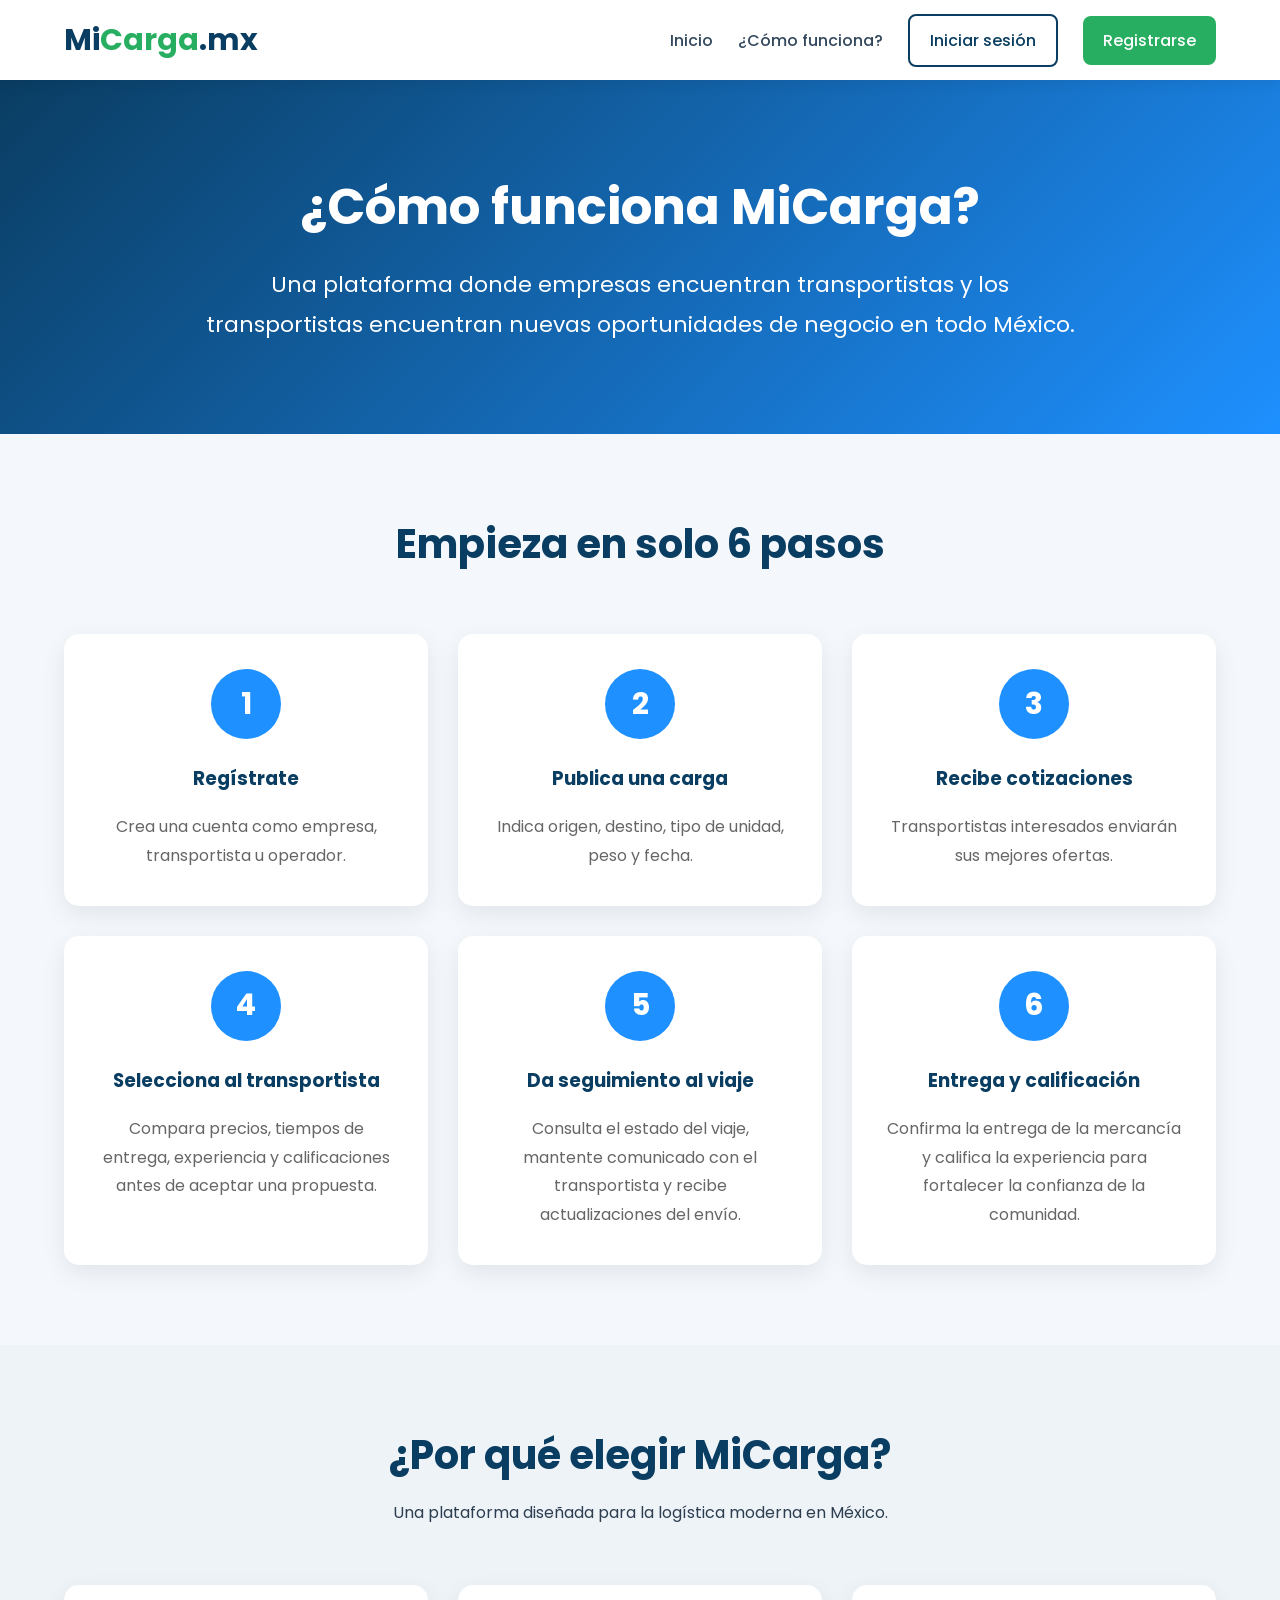
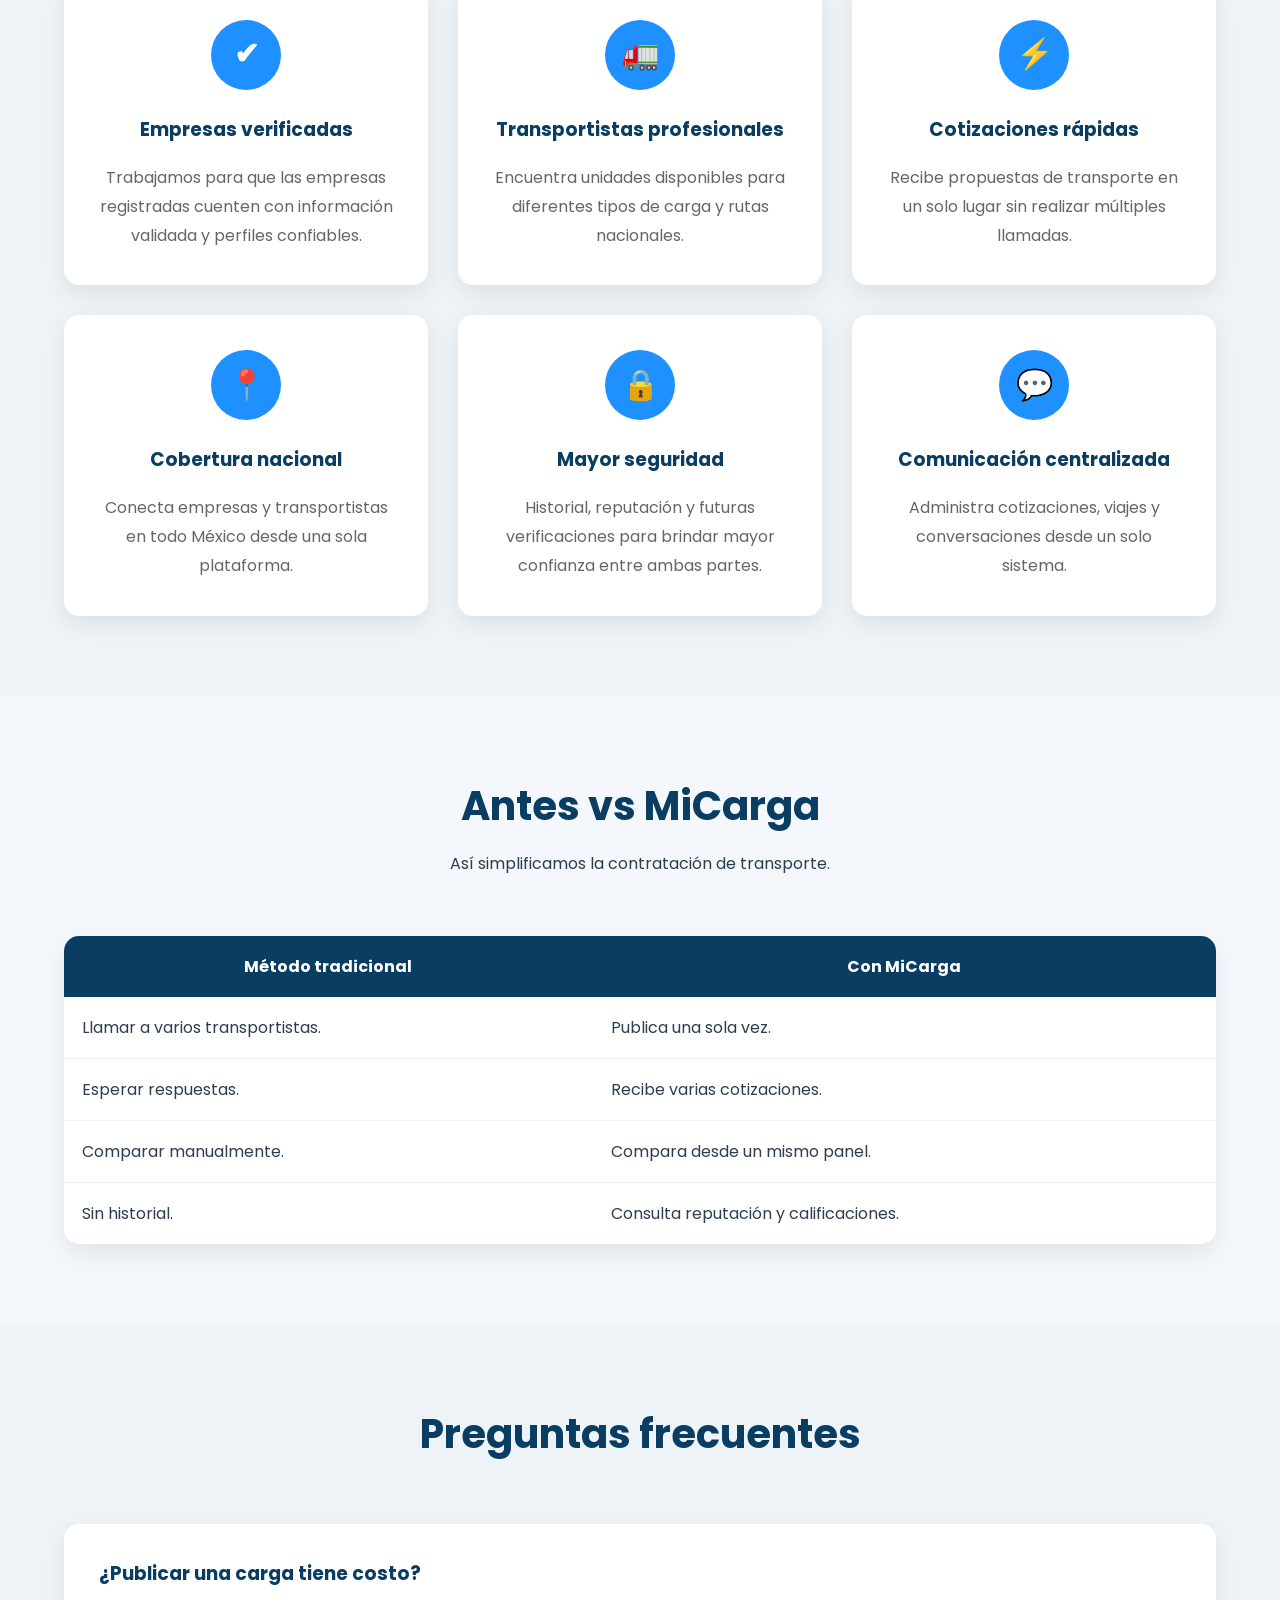
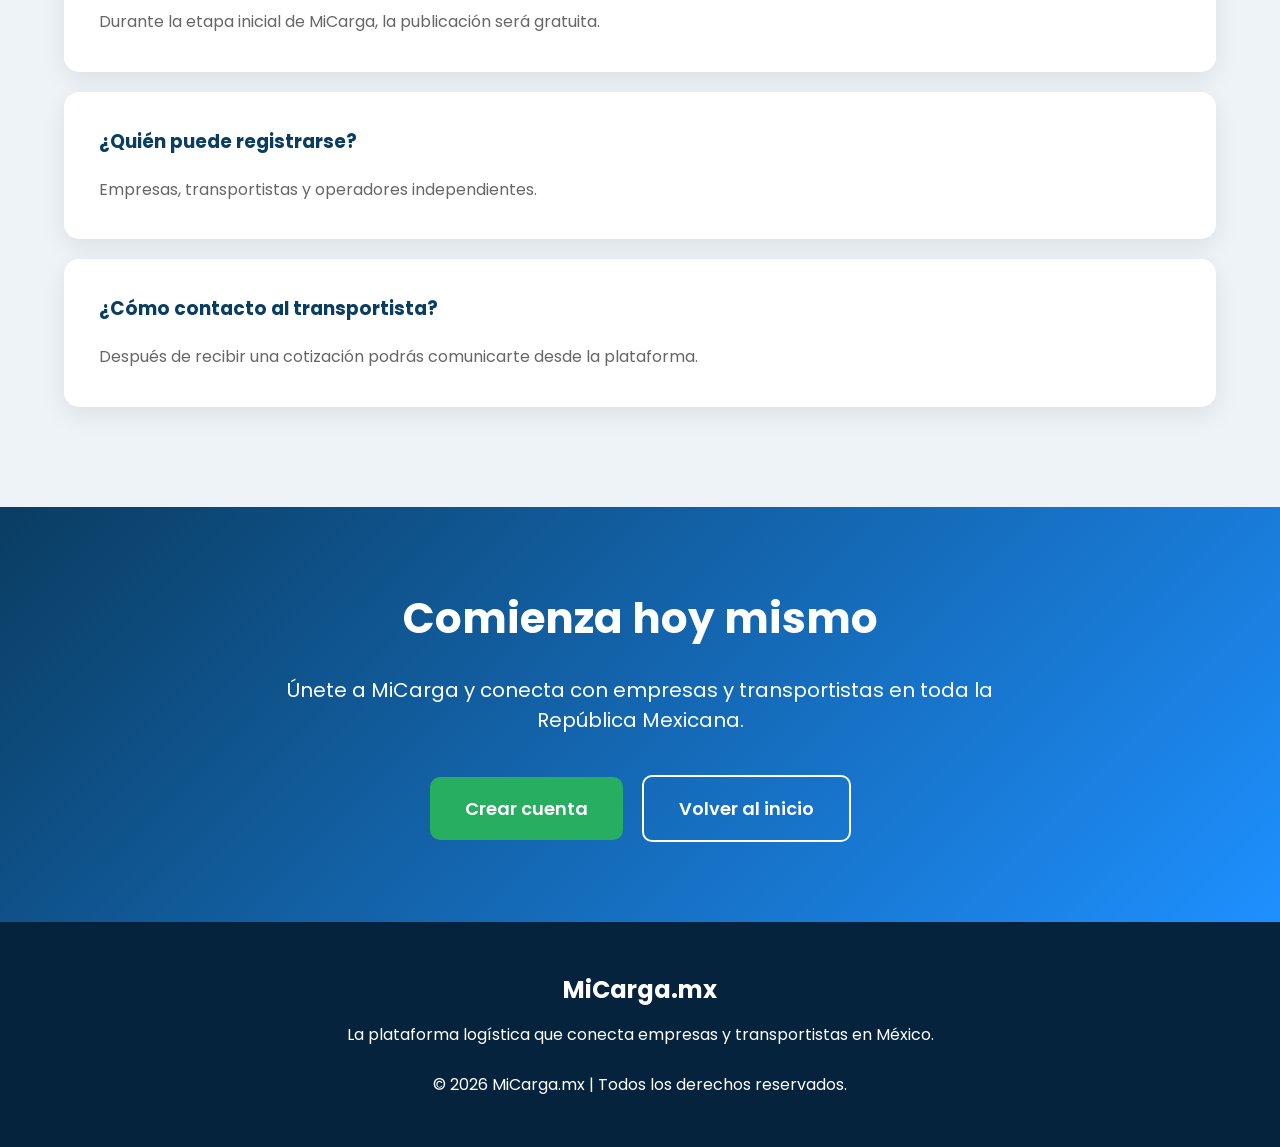
<file: funcionamiento.html>
<!DOCTYPE html>
<html lang="es">

<head>

<meta charset="UTF-8">

<meta name="viewport" content="width=device-width, initial-scale=1.0">

<title>¿Cómo funciona? | MiCarga.mx</title>

<link href="https://fonts.googleapis.com/css2?family=Poppins:wght@300;400;500;600;700&display=swap" rel="stylesheet">

<style>

*{
margin:0;
padding:0;
box-sizing:border-box;
font-family:'Poppins',sans-serif;
}

body{

background:#f4f7fb;

color:#2c3e50;

}

a{

text-decoration:none;

}

.container{

width:90%;

max-width:1200px;

margin:auto;

}

/* HEADER */

header{

background:white;

box-shadow:0 2px 15px rgba(0,0,0,.08);

position:sticky;

top:0;

z-index:999;

}

.menu{

display:flex;

justify-content:space-between;

align-items:center;

height:80px;

}

.logo{

font-size:30px;

font-weight:bold;

color:#0a3d62;

}

.logo span{

color:#27ae60;

}

nav{

display:flex;

gap:25px;

align-items:center;

}

nav a{

color:#34495e;

font-weight:500;

}

.btn{

padding:12px 20px;

border-radius:8px;

}

.login{

border:2px solid #0a3d62;

color:#0a3d62;

}

.registro{

background:#27ae60;

color:white;

}

/* HERO */

.hero{

padding:90px 0;

background:linear-gradient(135deg,#0a3d62,#1e90ff);

color:white;

text-align:center;

}

.hero h1{

font-size:50px;

margin-bottom:20px;

}

.hero p{

font-size:22px;

max-width:900px;

margin:auto;

line-height:1.8;

}

/* PASOS */

section{

padding:80px 0;

}

.titulo{

text-align:center;

margin-bottom:60px;

}

.titulo h2{

font-size:40px;

color:#0a3d62;

margin-bottom:15px;

}

.timeline{

display:grid;

grid-template-columns:repeat(3,1fr);

gap:30px;

}

.paso{

background:white;

padding:35px;

border-radius:15px;

box-shadow:0 8px 25px rgba(0,0,0,.08);

text-align:center;

transition:.3s;

}

.paso:hover{

transform:translateY(-10px);

}

.numero{

width:70px;

height:70px;

margin:auto;

border-radius:50%;

background:#1e90ff;

color:white;

display:flex;

align-items:center;

justify-content:center;

font-size:30px;

font-weight:bold;

margin-bottom:25px;

}

.paso h3{

margin-bottom:20px;

color:#0a3d62;

}

.paso p{

line-height:1.8;

color:#666;

}

</style>

</head>

<body>

<header>

<div class="container menu">

<div class="logo">

Mi<span>Carga</span>.mx

</div>

<nav>

<a href="index.html">Inicio</a>

<a href="funcionamiento.html">¿Cómo funciona?</a>

<a href="login.html" class="btn login">Iniciar sesión</a>

<a href="registro.html" class="btn registro">Registrarse</a>

</nav>

</div>

</header>

<section class="hero">

<div class="container">

<h1>

¿Cómo funciona MiCarga?

</h1>

<p>

Una plataforma donde empresas encuentran transportistas y los transportistas encuentran nuevas oportunidades de negocio en todo México.

</p>

</div>

</section>

<section>

<div class="container">

<div class="titulo">

<h2>

Empieza en solo 6 pasos

</h2>

</div>

<div class="timeline">

<div class="paso">

<div class="numero">

1

</div>

<h3>

Regístrate

</h3>

<p>

Crea una cuenta como empresa, transportista u operador.

</p>

</div>

<div class="paso">

<div class="numero">

2

</div>

<h3>

Publica una carga

</h3>

<p>

Indica origen, destino, tipo de unidad, peso y fecha.

</p>

</div>

<div class="paso">

<div class="numero">

3

</div>

<h3>

Recibe cotizaciones

</h3>

<p>

Transportistas interesados enviarán sus mejores ofertas.

</p>

</div>
<div class="paso">

<div class="numero">

4

</div>

<h3>

Selecciona al transportista

</h3>

<p>

Compara precios, tiempos de entrega, experiencia y calificaciones antes de aceptar una propuesta.

</p>

</div>

<div class="paso">

<div class="numero">

5

</div>

<h3>

Da seguimiento al viaje

</h3>

<p>

Consulta el estado del viaje, mantente comunicado con el transportista y recibe actualizaciones del envío.

</p>

</div>

<div class="paso">

<div class="numero">

6

</div>

<h3>

Entrega y calificación

</h3>

<p>

Confirma la entrega de la mercancía y califica la experiencia para fortalecer la confianza de la comunidad.

</p>

</div>

</div>

</div>

</section>

<!-- ===============================
POR QUÉ ELEGIR MICARGA
================================ -->

<section style="background:#eef3f8;">

<div class="container">

<div class="titulo">

<h2>¿Por qué elegir MiCarga?</h2>

<p>Una plataforma diseñada para la logística moderna en México.</p>

</div>

<div class="timeline">

<div class="paso">

<div class="numero">✔</div>

<h3>Empresas verificadas</h3>

<p>

Trabajamos para que las empresas registradas cuenten con información validada y perfiles confiables.

</p>

</div>

<div class="paso">

<div class="numero">🚛</div>

<h3>Transportistas profesionales</h3>

<p>

Encuentra unidades disponibles para diferentes tipos de carga y rutas nacionales.

</p>

</div>

<div class="paso">

<div class="numero">⚡</div>

<h3>Cotizaciones rápidas</h3>

<p>

Recibe propuestas de transporte en un solo lugar sin realizar múltiples llamadas.

</p>

</div>

<div class="paso">

<div class="numero">📍</div>

<h3>Cobertura nacional</h3>

<p>

Conecta empresas y transportistas en todo México desde una sola plataforma.

</p>

</div>

<div class="paso">

<div class="numero">🔒</div>

<h3>Mayor seguridad</h3>

<p>

Historial, reputación y futuras verificaciones para brindar mayor confianza entre ambas partes.

</p>

</div>

<div class="paso">

<div class="numero">💬</div>

<h3>Comunicación centralizada</h3>

<p>

Administra cotizaciones, viajes y conversaciones desde un solo sistema.

</p>

</div>

</div>

</div>

</section>

<!-- ===============================
COMPARATIVO
================================ -->

<section>

<div class="container">

<div class="titulo">

<h2>Antes vs MiCarga</h2>

<p>Así simplificamos la contratación de transporte.</p>

</div>

<table style="width:100%;border-collapse:collapse;background:white;border-radius:15px;overflow:hidden;box-shadow:0 10px 25px rgba(0,0,0,.08);">

<tr style="background:#0a3d62;color:white;">

<th style="padding:18px;">Método tradicional</th>

<th style="padding:18px;">Con MiCarga</th>

</tr>

<tr>

<td style="padding:18px;border-bottom:1px solid #eee;">Llamar a varios transportistas.</td>

<td style="padding:18px;border-bottom:1px solid #eee;">Publica una sola vez.</td>

</tr>

<tr>

<td style="padding:18px;border-bottom:1px solid #eee;">Esperar respuestas.</td>

<td style="padding:18px;border-bottom:1px solid #eee;">Recibe varias cotizaciones.</td>

</tr>

<tr>

<td style="padding:18px;border-bottom:1px solid #eee;">Comparar manualmente.</td>

<td style="padding:18px;border-bottom:1px solid #eee;">Compara desde un mismo panel.</td>

</tr>

<tr>

<td style="padding:18px;">Sin historial.</td>

<td style="padding:18px;">Consulta reputación y calificaciones.</td>

</tr>

</table>

</div>

</section>

<!-- ===============================
PREGUNTAS FRECUENTES
================================ -->

<section style="background:#eef3f8;">

<div class="container">

<div class="titulo">

<h2>Preguntas frecuentes</h2>

</div>

<div class="paso" style="margin-bottom:20px;text-align:left;">

<h3>¿Publicar una carga tiene costo?</h3>

<p>

Durante la etapa inicial de MiCarga, la publicación será gratuita.

</p>

</div>

<div class="paso" style="margin-bottom:20px;text-align:left;">

<h3>¿Quién puede registrarse?</h3>

<p>

Empresas, transportistas y operadores independientes.

</p>

</div>

<div class="paso" style="margin-bottom:20px;text-align:left;">

<h3>¿Cómo contacto al transportista?</h3>

<p>

Después de recibir una cotización podrás comunicarte desde la plataforma.

</p>

</div>

</div>

</section>

<!-- ===============================
CALL TO ACTION
================================ -->

<section style="background:linear-gradient(135deg,#0a3d62,#1e90ff);color:white;text-align:center;">

<div class="container">

<h2 style="font-size:42px;margin-bottom:25px;">

Comienza hoy mismo

</h2>

<p style="font-size:20px;max-width:800px;margin:auto;margin-bottom:40px;">

Únete a MiCarga y conecta con empresas y transportistas en toda la República Mexicana.

</p>

<a href="registro.html" style="display:inline-block;background:#27ae60;color:white;padding:18px 35px;border-radius:10px;font-size:18px;font-weight:600;margin-right:15px;">

Crear cuenta

</a>

<a href="index.html" style="display:inline-block;border:2px solid white;color:white;padding:18px 35px;border-radius:10px;font-size:18px;font-weight:600;">

Volver al inicio

</a>

</div>

</section>

<footer style="background:#06233d;color:white;padding:50px 0;text-align:center;">

<div class="container">

<h2 style="margin-bottom:15px;">

MiCarga.mx

</h2>

<p>

La plataforma logística que conecta empresas y transportistas en México.

</p>

<br>

<p>

© 2026 MiCarga.mx | Todos los derechos reservados.

</p>

</div>

</footer>

</body>

</html>
</file>
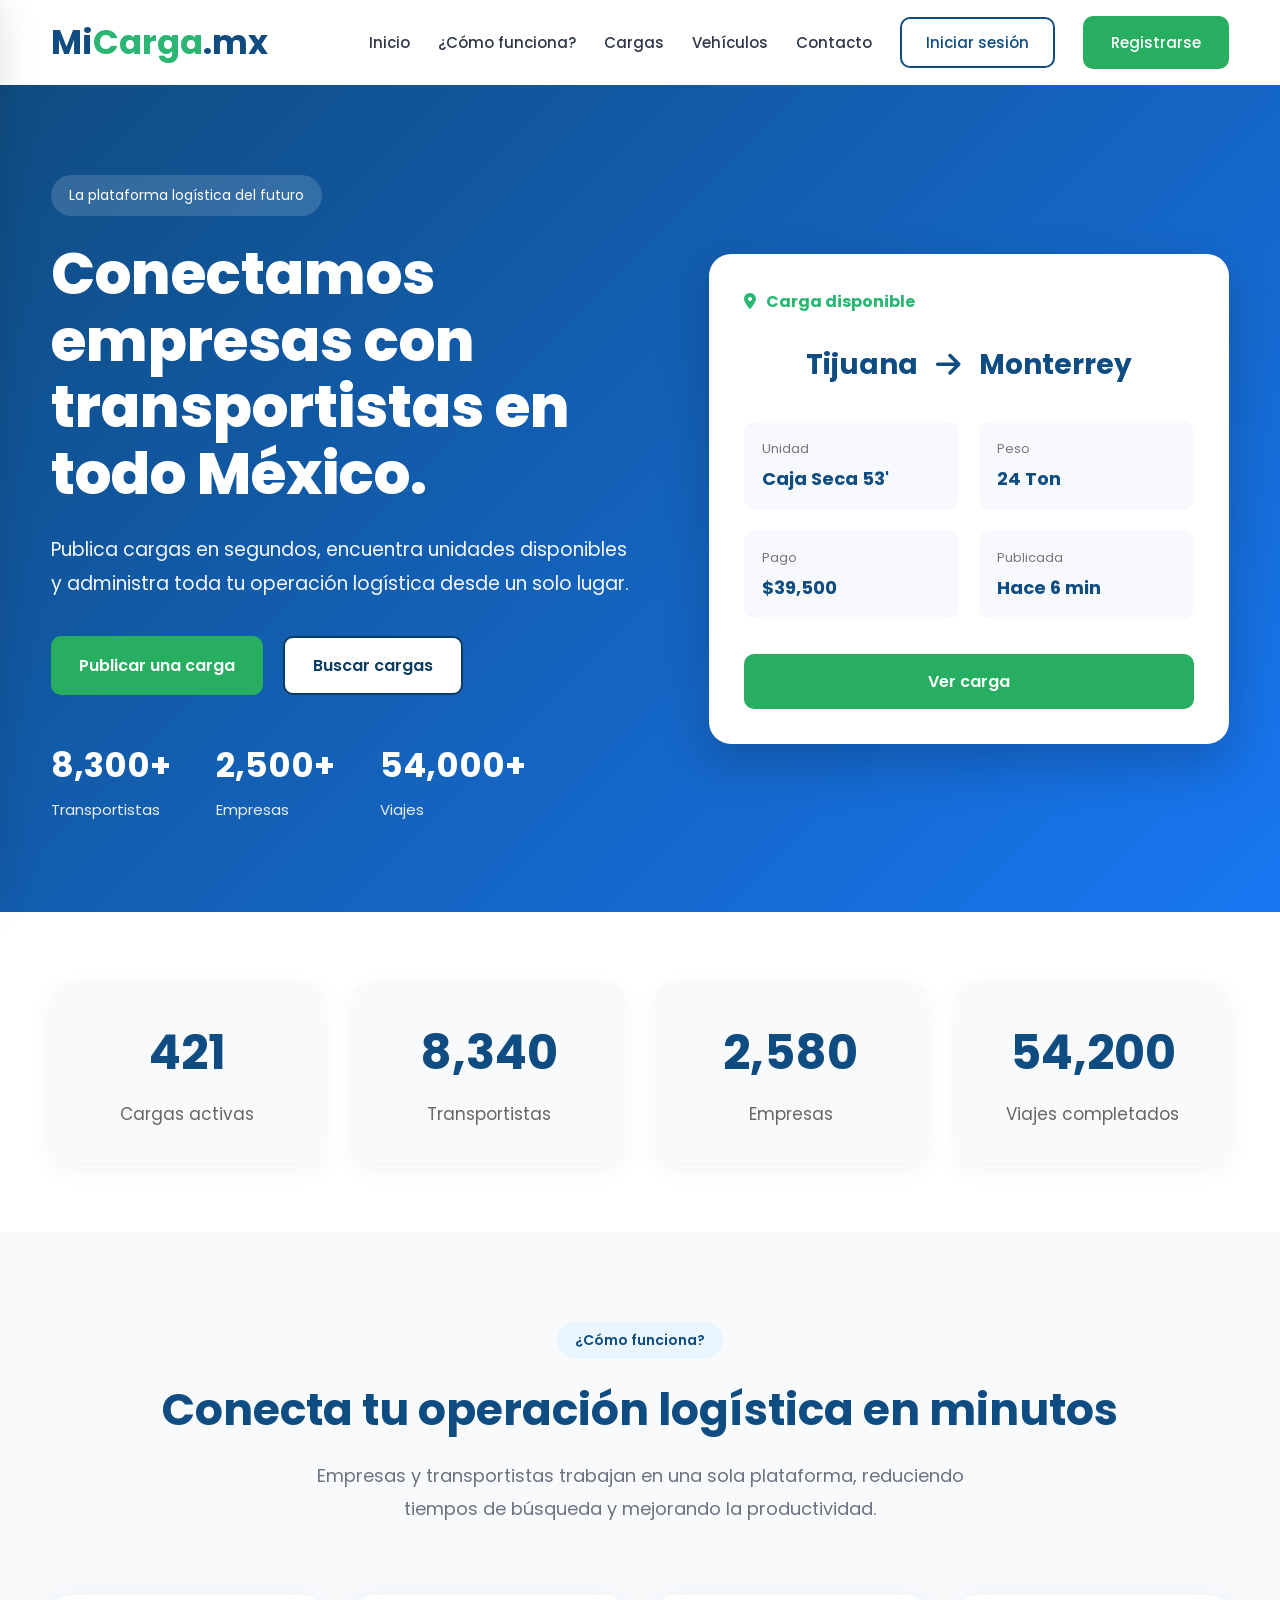
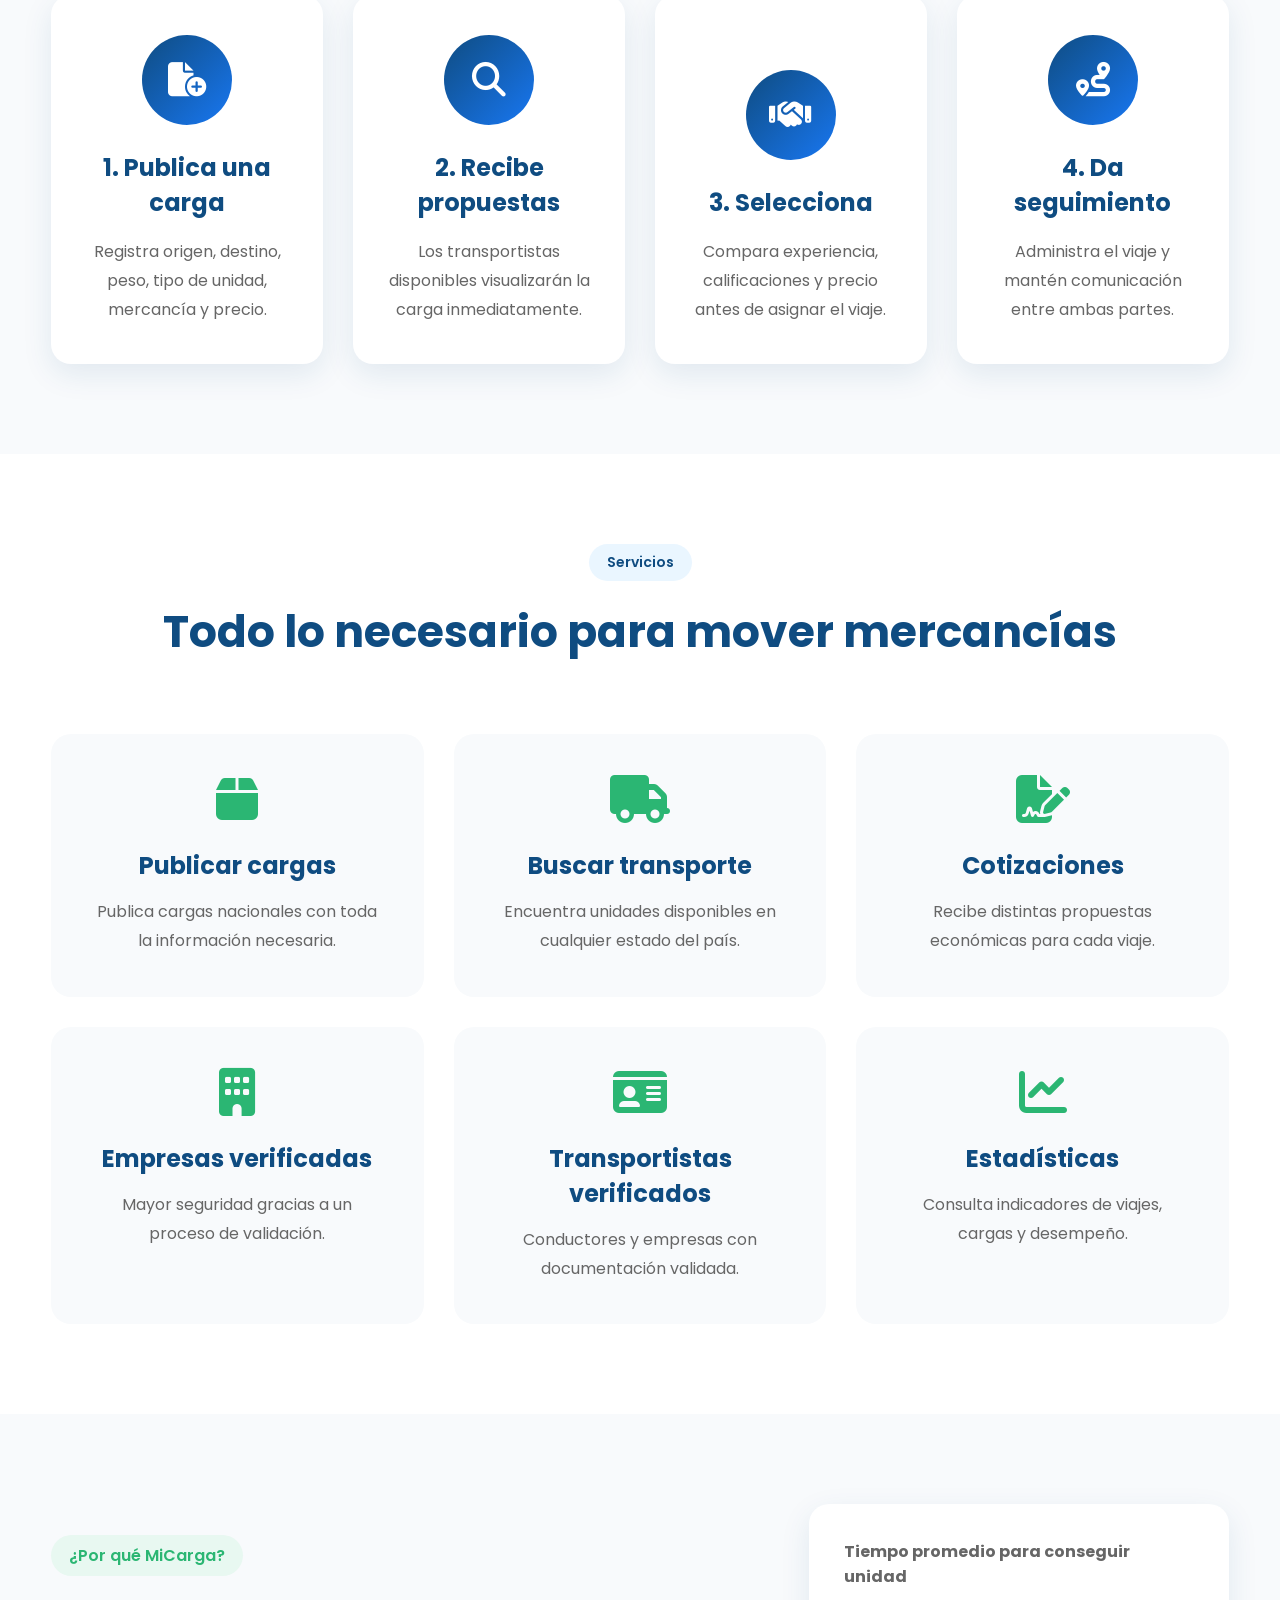
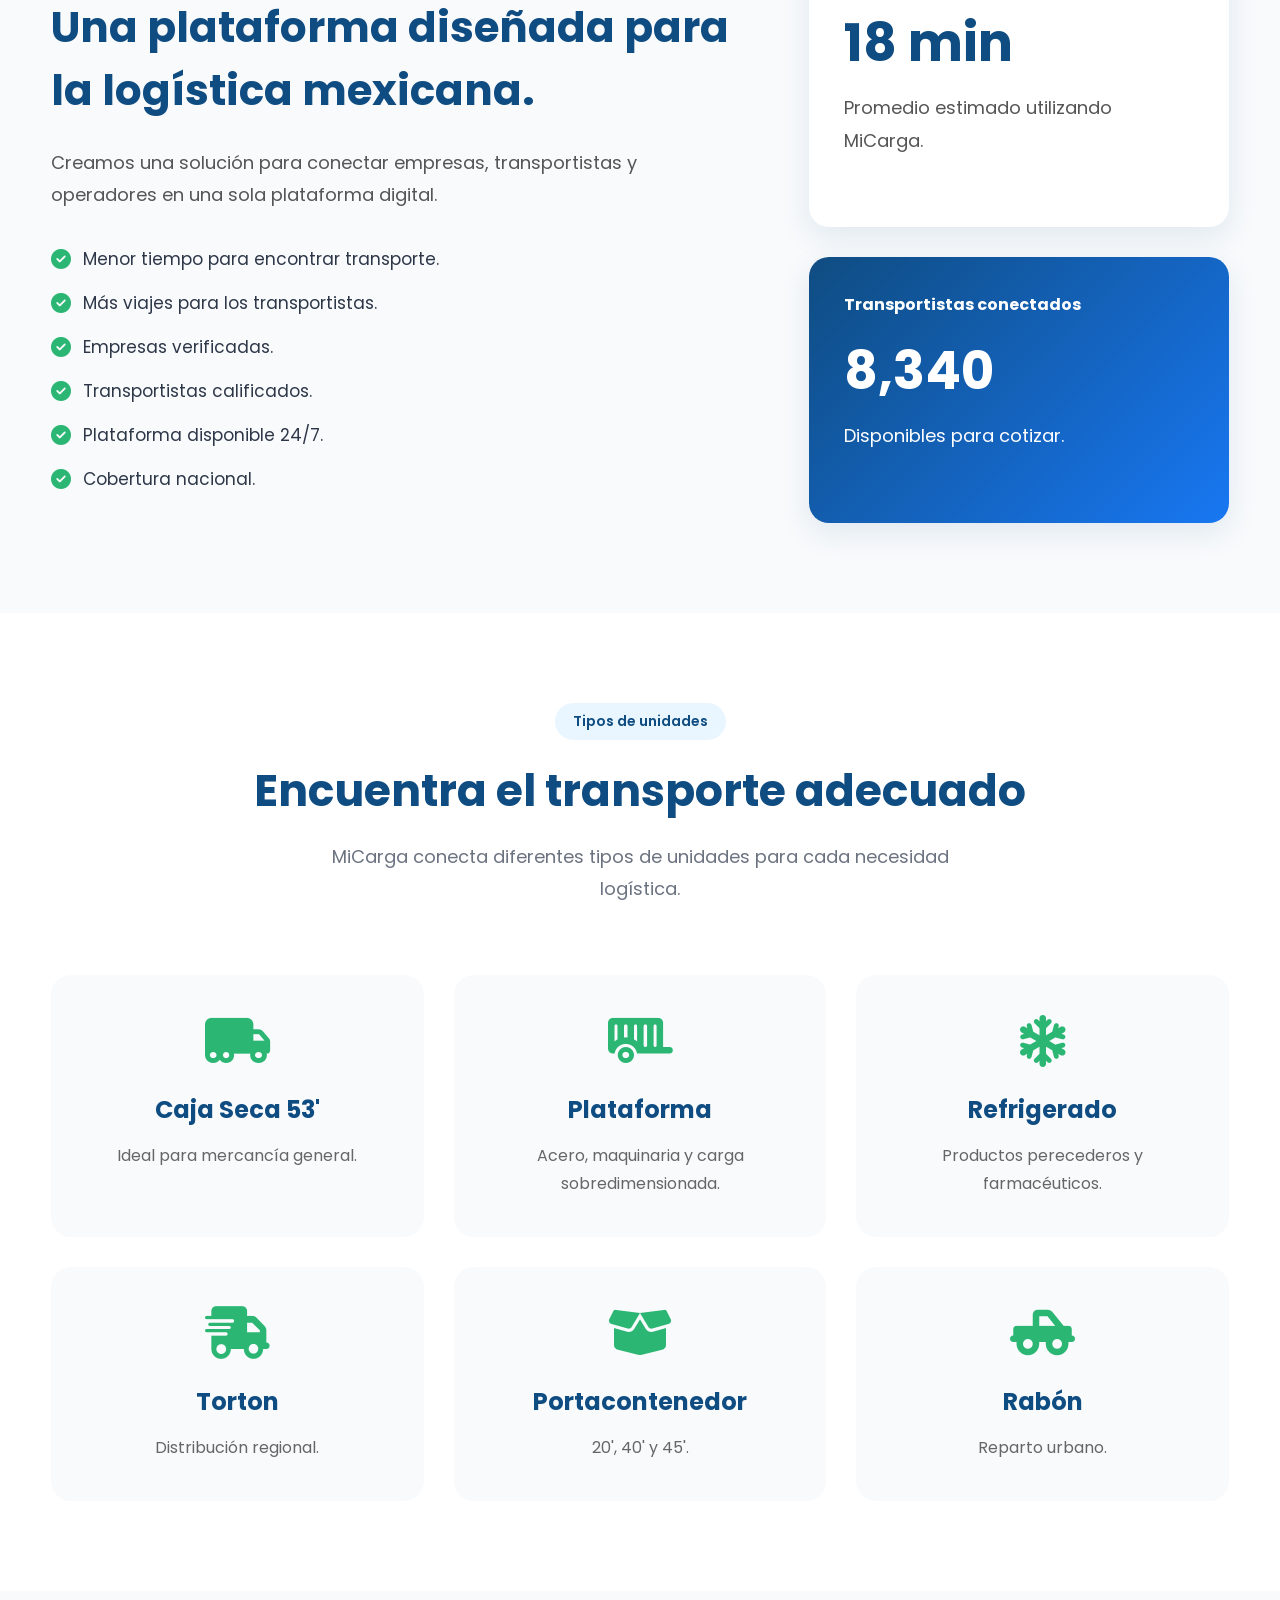
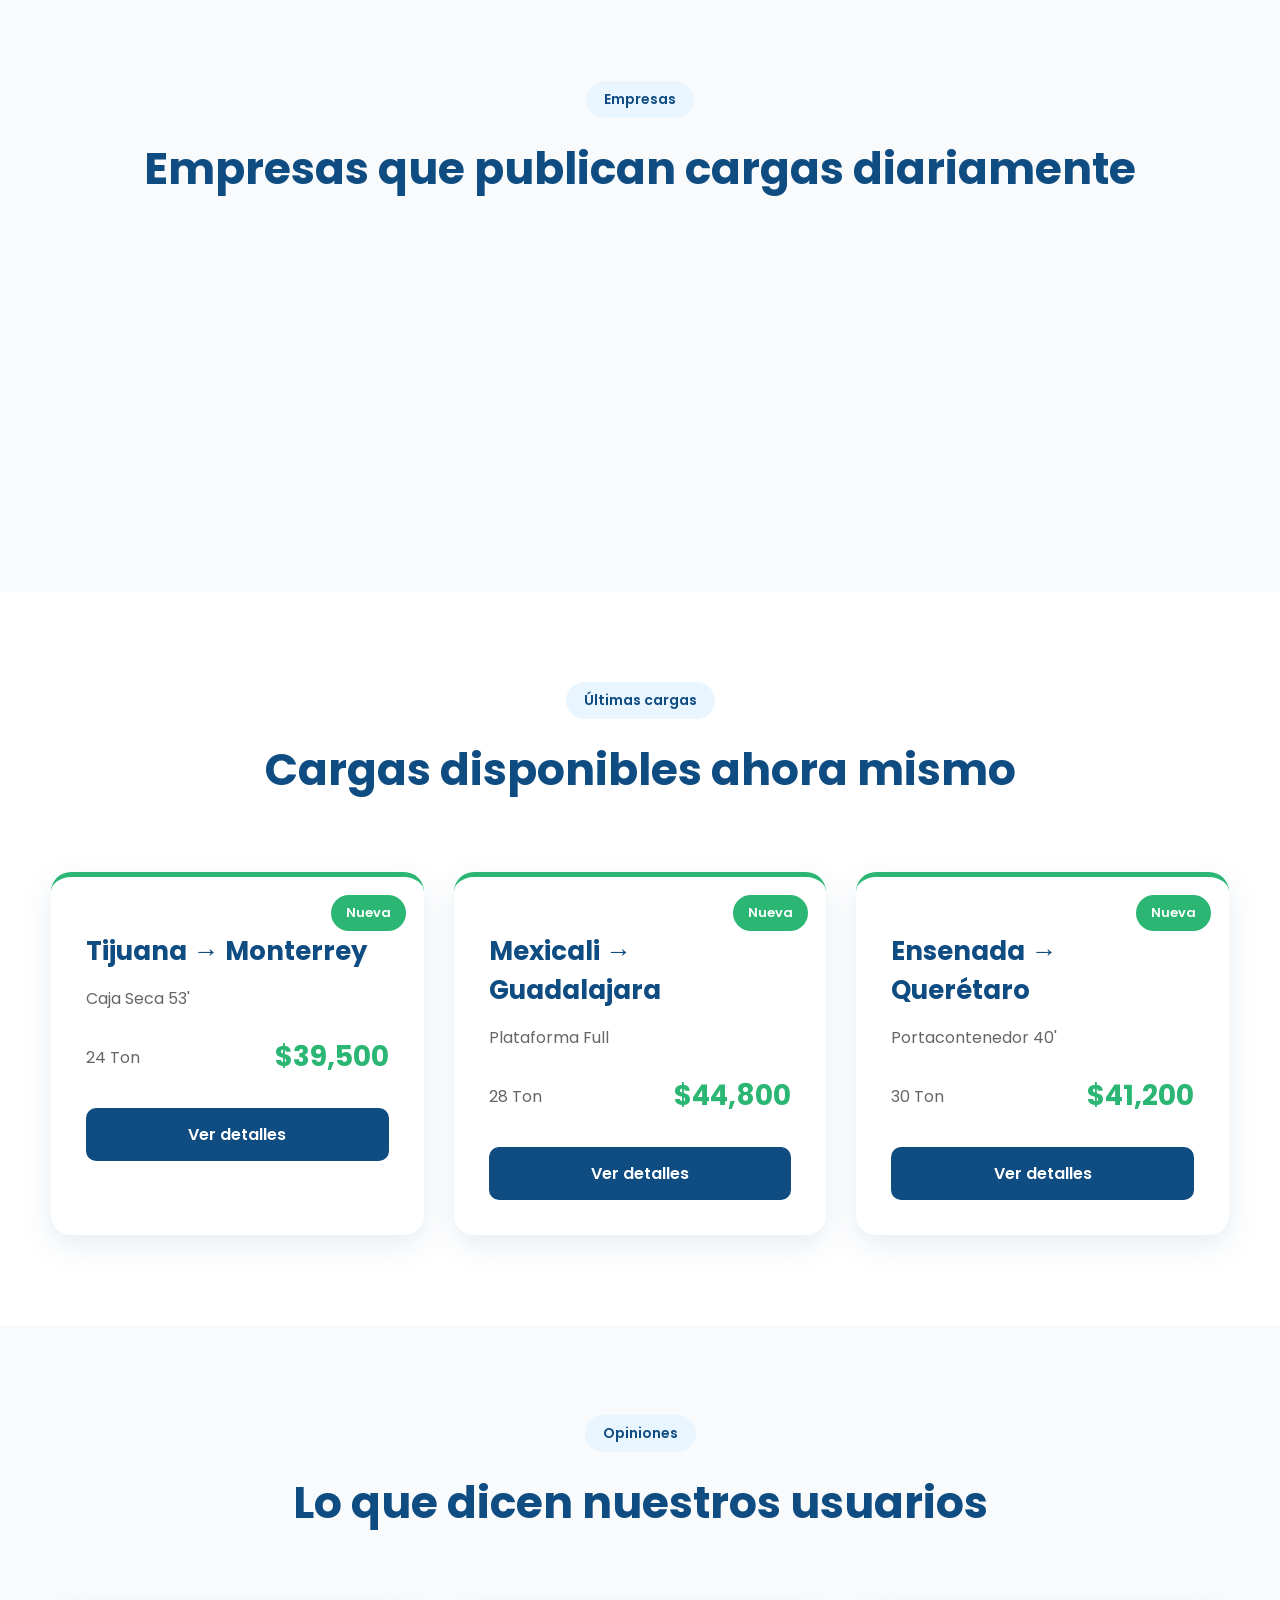
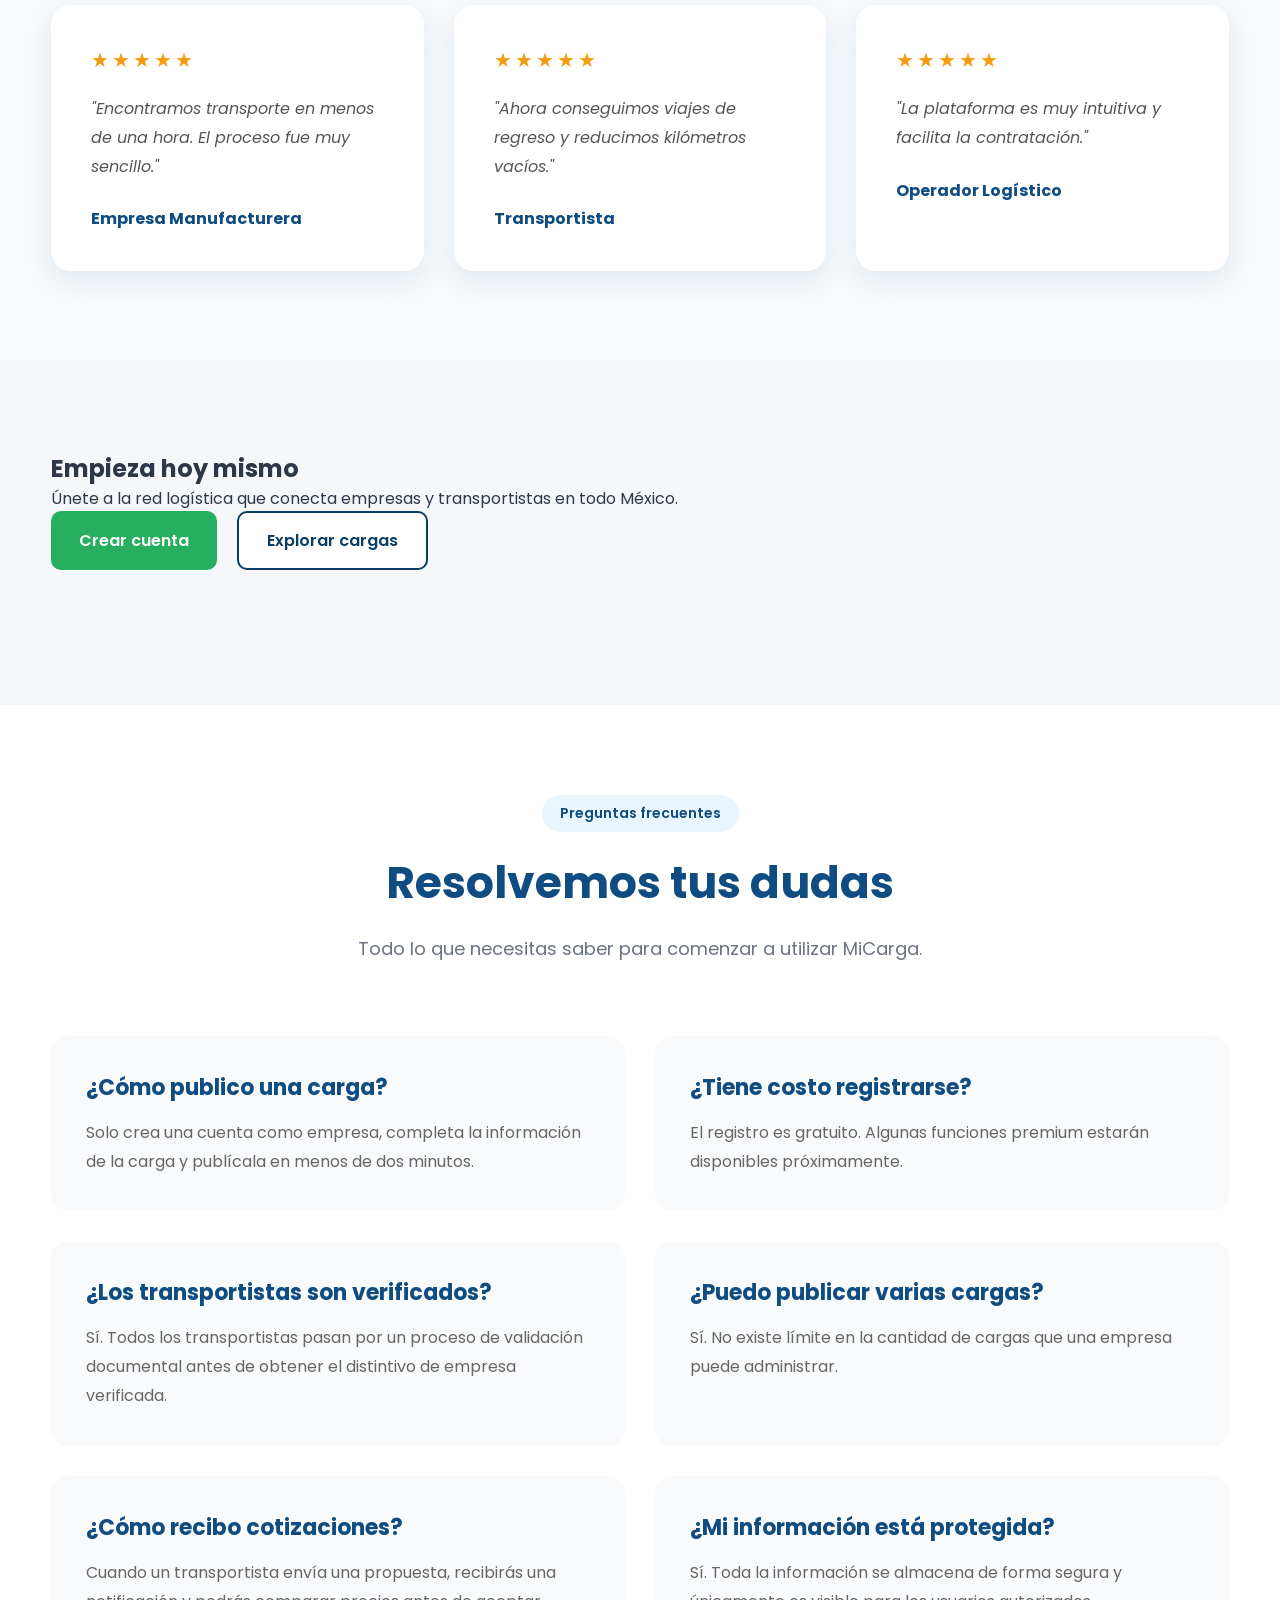
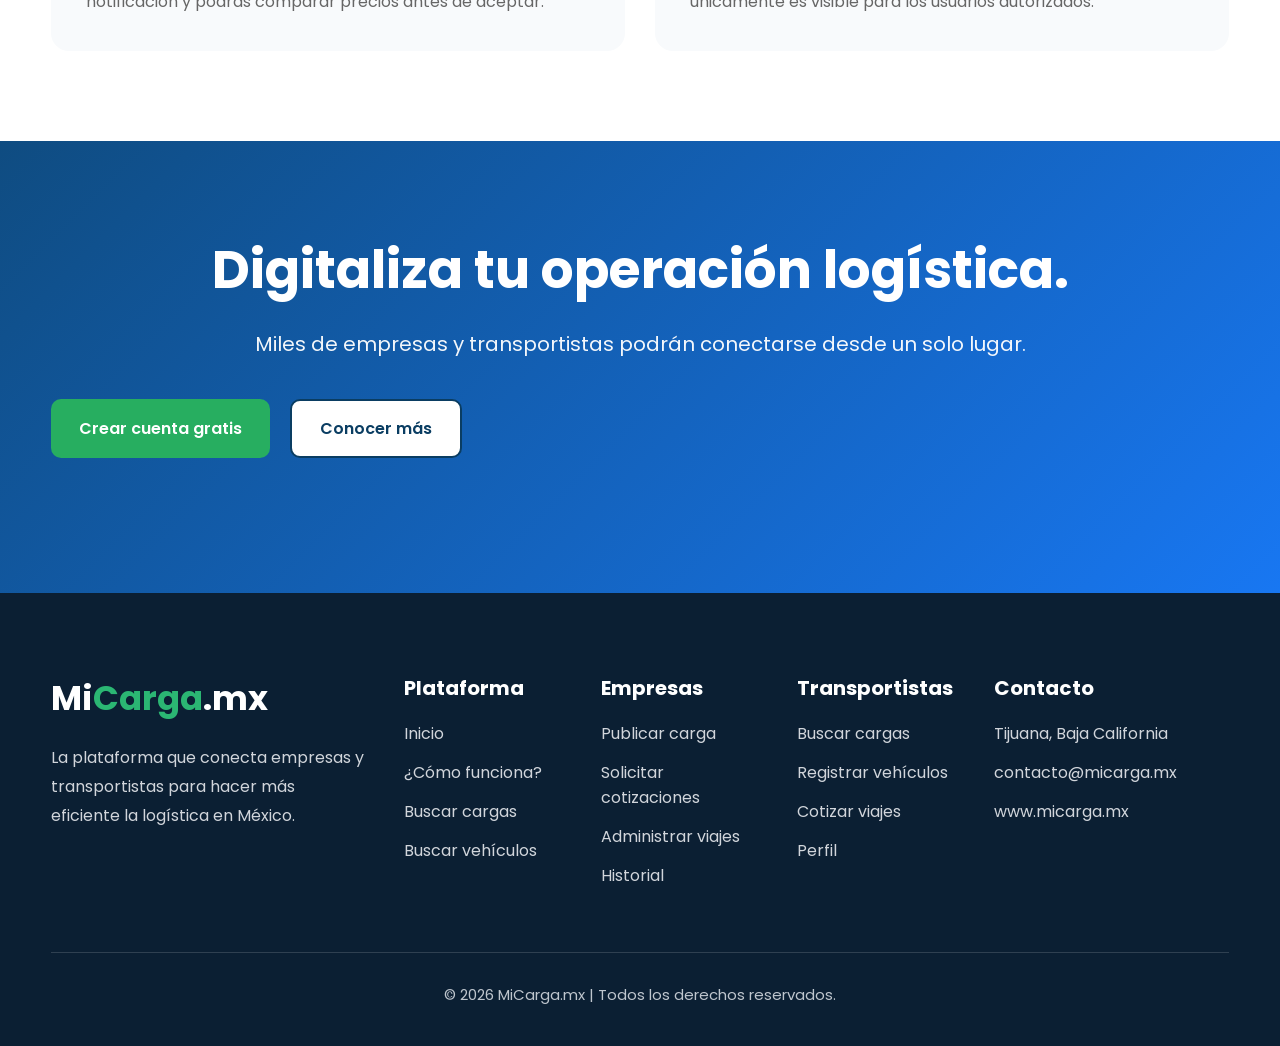
<file: indexnose.html>
<!DOCTYPE html>
<html lang="es">

<head>

<meta charset="UTF-8">
<meta name="viewport" content="width=device-width, initial-scale=1.0">

<title>MiCarga.mx | Plataforma logística de México</title>

<meta name="description" content="Conectamos empresas con transportistas en todo México. Publica cargas, encuentra unidades disponibles y administra tu operación logística.">

<link rel="preconnect" href="https://fonts.googleapis.com">

<link rel="preconnect" href="https://fonts.gstatic.com" crossorigin>

<link href="https://fonts.googleapis.com/css2?family=Poppins:wght@300;400;500;600;700;800&display=swap" rel="stylesheet">

<link rel="stylesheet"
href="https://cdnjs.cloudflare.com/ajax/libs/font-awesome/6.7.2/css/all.min.css">

<link rel="stylesheet"
href="css/style.css">

</head>

<body>

<header>

<div class="container nav">

<a href="index.html" class="logo">

Mi<span>Carga</span>.mx

</a>

<nav class="desktop">

<a href="index.html">Inicio</a>

<a href="funcionamiento.html">¿Cómo funciona?</a>

<a href="cargas.html">Cargas</a>

<a href="vehiculos.html">Vehículos</a>

<a href="#">Contacto</a>

<a href="login.html" class="btn-outline">

Iniciar sesión

</a>

<a href="registro.html" class="btn-primary">

Registrarse

</a>

</nav>

<div class="mobile-icons">

<i class="fas fa-user"></i>

<i class="fas fa-bars" id="menuBtn"></i>

</div>

</div>

</header>

<!-- MENÚ LATERAL -->

<div class="overlay" id="overlay"></div>

<aside class="sidebar" id="sidebar">

<div class="sidebar-header">

<h2>

Mi<span>Carga</span>

</h2>

<i class="fas fa-times" id="closeMenu"></i>

</div>

<div class="perfil">

<div class="avatar">

<i class="fas fa-user-circle"></i>

</div>

<h3>Bienvenido</h3>

<p>

Conecta empresas y transportistas.

</p>

</div>

<a href="index.html">

<i class="fas fa-house"></i>

Inicio

</a>

<a href="cargas.html">

<i class="fas fa-box"></i>

Buscar cargas

</a>

<a href="vehiculos.html">

<i class="fas fa-truck"></i>

Vehículos

</a>

<a href="funcionamiento.html">

<i class="fas fa-circle-question"></i>

¿Cómo funciona?

</a>

<a href="login.html">

<i class="fas fa-right-to-bracket"></i>

Iniciar sesión

</a>

<a href="registro.html">

<i class="fas fa-user-plus"></i>

Registrarse

</a>

</aside>

<!-- HERO -->

<section class="hero">

<div class="container hero-grid">

<div class="hero-text">

<div class="badge">

La plataforma logística del futuro

</div>

<h1>

Conectamos empresas con transportistas en todo México.

</h1>

<p>

Publica cargas en segundos, encuentra unidades disponibles y administra toda tu operación logística desde un solo lugar.

</p>

<div class="hero-buttons">

<a href="registro.html" class="btn-primary">

Publicar una carga

</a>

<a href="cargas.html" class="btn-secondary">

Buscar cargas

</a>

</div>

<div class="hero-stats">

<div>

<strong>8,300+</strong>

<span>Transportistas</span>

</div>

<div>

<strong>2,500+</strong>

<span>Empresas</span>

</div>

<div>

<strong>54,000+</strong>

<span>Viajes</span>

</div>

</div>

</div>

<div class="hero-card">

<div class="card-head">

<i class="fas fa-location-dot"></i>

Carga disponible

</div>

<div class="ruta">

Tijuana

<i class="fas fa-arrow-right"></i>

Monterrey

</div>

<div class="datos">

<div>

<span>Unidad</span>

<strong>Caja Seca 53'</strong>

</div>

<div>

<span>Peso</span>

<strong>24 Ton</strong>

</div>

<div>

<span>Pago</span>

<strong>$39,500</strong>

</div>

<div>

<span>Publicada</span>

<strong>Hace 6 min</strong>

</div>

</div>

<a href="cargas.html" class="btn-primary full">

Ver carga

</a>

</div>

</div>

</section>

<!-- ESTADÍSTICAS -->

<section class="numbers">

<div class="container">

<div class="numbers-grid">

<div class="number-card">

<h2>421</h2>

<p>Cargas activas</p>

</div>

<div class="number-card">

<h2>8,340</h2>

<p>Transportistas</p>

</div>

<div class="number-card">

<h2>2,580</h2>

<p>Empresas</p>

</div>

<div class="number-card">

<h2>54,200</h2>

<p>Viajes completados</p>

</div>

</div>

</div>

</section>

<!-- ==========================
CÓMO FUNCIONA
========================== -->

<section class="how">

<div class="container">

<div class="section-title">

<span>¿Cómo funciona?</span>

<h2>

Conecta tu operación logística en minutos

</h2>

<p>

Empresas y transportistas trabajan en una sola plataforma, reduciendo tiempos de búsqueda y mejorando la productividad.

</p>

</div>

<div class="steps">

<div class="step">

<div class="icon">

<i class="fas fa-file-circle-plus"></i>

</div>

<h3>

1. Publica una carga

</h3>

<p>

Registra origen, destino, peso, tipo de unidad, mercancía y precio.

</p>

</div>

<div class="step">

<div class="icon">

<i class="fas fa-magnifying-glass"></i>

</div>

<h3>

2. Recibe propuestas

</h3>

<p>

Los transportistas disponibles visualizarán la carga inmediatamente.

</p>

</div>

<div class="step">

<div class="icon">

<i class="fas fa-handshake"></i>

</div>

<h3>

3. Selecciona

</h3>

<p>

Compara experiencia, calificaciones y precio antes de asignar el viaje.

</p>

</div>

<div class="step">

<div class="icon">

<i class="fas fa-route"></i>

</div>

<h3>

4. Da seguimiento

</h3>

<p>

Administra el viaje y mantén comunicación entre ambas partes.

</p>

</div>

</div>

</div>

</section>

<!-- ==========================
SERVICIOS
========================== -->

<section class="services">

<div class="container">

<div class="section-title">

<span>Servicios</span>

<h2>

Todo lo necesario para mover mercancías

</h2>

</div>

<div class="services-grid">

<div class="service">

<i class="fas fa-box"></i>

<h3>

Publicar cargas

</h3>

<p>

Publica cargas nacionales con toda la información necesaria.

</p>

</div>

<div class="service">

<i class="fas fa-truck"></i>

<h3>

Buscar transporte

</h3>

<p>

Encuentra unidades disponibles en cualquier estado del país.

</p>

</div>

<div class="service">

<i class="fas fa-file-signature"></i>

<h3>

Cotizaciones

</h3>

<p>

Recibe distintas propuestas económicas para cada viaje.

</p>

</div>

<div class="service">

<i class="fas fa-building"></i>

<h3>

Empresas verificadas

</h3>

<p>

Mayor seguridad gracias a un proceso de validación.

</p>

</div>

<div class="service">

<i class="fas fa-id-card"></i>

<h3>

Transportistas verificados

</h3>

<p>

Conductores y empresas con documentación validada.

</p>

</div>

<div class="service">

<i class="fas fa-chart-line"></i>

<h3>

Estadísticas

</h3>

<p>

Consulta indicadores de viajes, cargas y desempeño.

</p>

</div>

</div>

</div>

</section>

<!-- ==========================
BENEFICIOS
========================== -->

<section class="benefits">

<div class="container benefits-grid">

<div>

<span class="small-title">

¿Por qué MiCarga?

</span>

<h2>

Una plataforma diseñada para la logística mexicana.

</h2>

<p>

Creamos una solución para conectar empresas, transportistas y operadores en una sola plataforma digital.

</p>

<ul class="benefit-list">

<li>

<i class="fas fa-circle-check"></i>

Menor tiempo para encontrar transporte.

</li>

<li>

<i class="fas fa-circle-check"></i>

Más viajes para los transportistas.

</li>

<li>

<i class="fas fa-circle-check"></i>

Empresas verificadas.

</li>

<li>

<i class="fas fa-circle-check"></i>

Transportistas calificados.

</li>

<li>

<i class="fas fa-circle-check"></i>

Plataforma disponible 24/7.

</li>

<li>

<i class="fas fa-circle-check"></i>

Cobertura nacional.

</li>

</ul>

</div>

<div class="benefit-card">

<div class="mini-card">

<h4>

Tiempo promedio para conseguir unidad

</h4>

<h1>

18 min

</h1>

<p>

Promedio estimado utilizando MiCarga.

</p>

</div>

<div class="mini-card blue">

<h4>

Transportistas conectados

</h4>

<h1>

8,340

</h1>

<p>

Disponibles para cotizar.

</p>

</div>

</div>

</div>

</section>

<!-- CONTINÚA EN LA PARTE 3 -->

<!-- ==========================
TIPOS DE UNIDADES
========================== -->

<section class="fleet">

<div class="container">

<div class="section-title">

<span>Tipos de unidades</span>

<h2>Encuentra el transporte adecuado</h2>

<p>MiCarga conecta diferentes tipos de unidades para cada necesidad logística.</p>

</div>

<div class="fleet-grid">

<div class="fleet-card">
<i class="fas fa-truck-moving"></i>
<h3>Caja Seca 53'</h3>
<p>Ideal para mercancía general.</p>
</div>

<div class="fleet-card">
<i class="fas fa-trailer"></i>
<h3>Plataforma</h3>
<p>Acero, maquinaria y carga sobredimensionada.</p>
</div>

<div class="fleet-card">
<i class="fas fa-snowflake"></i>
<h3>Refrigerado</h3>
<p>Productos perecederos y farmacéuticos.</p>
</div>

<div class="fleet-card">
<i class="fas fa-shipping-fast"></i>
<h3>Torton</h3>
<p>Distribución regional.</p>
</div>

<div class="fleet-card">
<i class="fas fa-box-open"></i>
<h3>Portacontenedor</h3>
<p>20', 40' y 45'.</p>
</div>

<div class="fleet-card">
<i class="fas fa-truck-pickup"></i>
<h3>Rabón</h3>
<p>Reparto urbano.</p>
</div>

</div>

</div>

</section>

<!-- ==========================
EMPRESAS
========================== -->

<section class="companies">

<div class="container">

<div class="section-title">

<span>Empresas</span>

<h2>Empresas que publican cargas diariamente</h2>

</div>

<div class="company-grid">

<div class="company-card">Manufactura</div>

<div class="company-card">Automotriz</div>

<div class="company-card">Retail</div>

<div class="company-card">Electrónica</div>

<div class="company-card">Alimentos</div>

<div class="company-card">Importación</div>

<div class="company-card">Exportación</div>

<div class="company-card">Logística</div>

</div>

</div>

</section>

<!-- ==========================
ÚLTIMAS CARGAS
========================== -->

<section class="loads">

<div class="container">

<div class="section-title">

<span>Últimas cargas</span>

<h2>Cargas disponibles ahora mismo</h2>

</div>

<div class="loads-grid">

<div class="load-card">

<div class="status">

Nueva

</div>

<h3>

Tijuana → Monterrey

</h3>

<p>

Caja Seca 53'

</p>

<div class="load-info">

<span>24 Ton</span>

<strong>$39,500</strong>

</div>

<a href="cargas.html">

Ver detalles

</a>

</div>

<div class="load-card">

<div class="status">

Nueva

</div>

<h3>

Mexicali → Guadalajara

</h3>

<p>

Plataforma Full

</p>

<div class="load-info">

<span>28 Ton</span>

<strong>$44,800</strong>

</div>

<a href="cargas.html">

Ver detalles

</a>

</div>

<div class="load-card">

<div class="status">

Nueva

</div>

<h3>

Ensenada → Querétaro

</h3>

<p>

Portacontenedor 40'

</p>

<div class="load-info">

<span>30 Ton</span>

<strong>$41,200</strong>

</div>

<a href="cargas.html">

Ver detalles

</a>

</div>

</div>

</div>

</section>

<!-- ==========================
TESTIMONIOS
========================== -->

<section class="testimonials">

<div class="container">

<div class="section-title">

<span>Opiniones</span>

<h2>Lo que dicen nuestros usuarios</h2>

</div>

<div class="testimonial-grid">

<div class="testimonial">

<p>

"Encontramos transporte en menos de una hora. El proceso fue muy sencillo."

</p>

<h4>

Empresa Manufacturera

</h4>

</div>

<div class="testimonial">

<p>

"Ahora conseguimos viajes de regreso y reducimos kilómetros vacíos."

</p>

<h4>

Transportista

</h4>

</div>

<div class="testimonial">

<p>

"La plataforma es muy intuitiva y facilita la contratación."

</p>

<h4>

Operador Logístico

</h4>

</div>

</div>

</div>

</section>

<!-- ==========================
LLAMADO A LA ACCIÓN
========================== -->

<section class="cta">

<div class="container">

<h2>

Empieza hoy mismo

</h2>

<p>

Únete a la red logística que conecta empresas y transportistas en todo México.

</p>

<div class="hero-buttons">

<a href="registro.html" class="btn-primary">

Crear cuenta

</a>

<a href="cargas.html" class="btn-secondary">

Explorar cargas

</a>

</div>

</div>

</section>

<!-- CONTINÚA EN LA PARTE 4 -->
<!-- ==========================
PREGUNTAS FRECUENTES
========================== -->

<section class="faq">

<div class="container">

<div class="section-title">

<span>Preguntas frecuentes</span>

<h2>Resolvemos tus dudas</h2>

<p>
Todo lo que necesitas saber para comenzar a utilizar MiCarga.
</p>

</div>

<div class="faq-grid">

<div class="faq-item">

<h3>¿Cómo publico una carga?</h3>

<p>
Solo crea una cuenta como empresa, completa la información de la carga y publícala en menos de dos minutos.
</p>

</div>

<div class="faq-item">

<h3>¿Tiene costo registrarse?</h3>

<p>
El registro es gratuito. Algunas funciones premium estarán disponibles próximamente.
</p>

</div>

<div class="faq-item">

<h3>¿Los transportistas son verificados?</h3>

<p>
Sí. Todos los transportistas pasan por un proceso de validación documental antes de obtener el distintivo de empresa verificada.
</p>

</div>

<div class="faq-item">

<h3>¿Puedo publicar varias cargas?</h3>

<p>
Sí. No existe límite en la cantidad de cargas que una empresa puede administrar.
</p>

</div>

<div class="faq-item">

<h3>¿Cómo recibo cotizaciones?</h3>

<p>
Cuando un transportista envía una propuesta, recibirás una notificación y podrás comparar precios antes de aceptar.
</p>

</div>

<div class="faq-item">

<h3>¿Mi información está protegida?</h3>

<p>
Sí. Toda la información se almacena de forma segura y únicamente es visible para los usuarios autorizados.
</p>

</div>

</div>

</div>

</section>

<!-- ==========================
CTA FINAL
========================== -->

<section class="final-cta">

<div class="container">

<h2>

Digitaliza tu operación logística.

</h2>

<p>

Miles de empresas y transportistas podrán conectarse desde un solo lugar.

</p>

<div class="hero-buttons">

<a href="registro.html" class="btn-primary">

Crear cuenta gratis

</a>

<a href="funcionamiento.html" class="btn-secondary">

Conocer más

</a>

</div>

</div>

</section>

<!-- ==========================
FOOTER
========================== -->

<footer>

<div class="container">

<div class="footer-grid">

<div>

<h2>

Mi<span>Carga</span>.mx

</h2>

<p>

La plataforma que conecta empresas y transportistas para hacer más eficiente la logística en México.

</p>

</div>

<div>

<h3>

Plataforma

</h3>

<ul>

<li><a href="index.html">Inicio</a></li>

<li><a href="funcionamiento.html">¿Cómo funciona?</a></li>

<li><a href="cargas.html">Buscar cargas</a></li>

<li><a href="vehiculos.html">Buscar vehículos</a></li>

</ul>

</div>

<div>

<h3>

Empresas

</h3>

<ul>

<li>Publicar carga</li>

<li>Solicitar cotizaciones</li>

<li>Administrar viajes</li>

<li>Historial</li>

</ul>

</div>

<div>

<h3>

Transportistas

</h3>

<ul>

<li>Buscar cargas</li>

<li>Registrar vehículos</li>

<li>Cotizar viajes</li>

<li>Perfil</li>

</ul>

</div>

<div>

<h3>

Contacto

</h3>

<ul>

<li>Tijuana, Baja California</li>

<li>contacto@micarga.mx</li>

<li>www.micarga.mx</li>

</ul>

</div>

</div>

<hr>

<div class="footer-copy">

© 2026 MiCarga.mx | Todos los derechos reservados.

</div>

</div>

</footer>

<!-- CONTINÚA EN LA PARTE 5 -->
<!-- ==========================
BOTÓN VOLVER ARRIBA
========================== -->

<button id="btnTop" title="Ir arriba">

<i class="fas fa-chevron-up"></i>

</button>

<!-- ==========================
JAVASCRIPT
========================== -->

<script>

// ============================
// MENÚ MÓVIL
// ============================

const menuBtn = document.getElementById("menuBtn");
const sidebar = document.getElementById("sidebar");
const overlay = document.getElementById("overlay");
const closeMenu = document.getElementById("closeMenu");

menuBtn.addEventListener("click",()=>{

sidebar.classList.add("active");
overlay.classList.add("active");

});

closeMenu.addEventListener("click",cerrarMenu);

overlay.addEventListener("click",cerrarMenu);

function cerrarMenu(){

sidebar.classList.remove("active");
overlay.classList.remove("active");

}

// ============================
// HEADER AL HACER SCROLL
// ============================

window.addEventListener("scroll",function(){

const header=document.querySelector("header");

if(window.scrollY>60){

header.classList.add("scroll");

}else{

header.classList.remove("scroll");

}

});

// ============================
// BOTÓN VOLVER ARRIBA
// ============================

const btnTop=document.getElementById("btnTop");

window.addEventListener("scroll",()=>{

if(window.scrollY>500){

btnTop.classList.add("show");

}else{

btnTop.classList.remove("show");

}

});

btnTop.addEventListener("click",()=>{

window.scrollTo({

top:0,

behavior:"smooth"

});

});

// ============================
// ANIMACIÓN DE APARICIÓN
// ============================

const elementos=document.querySelectorAll(

".step,.service,.fleet-card,.load-card,.testimonial,.faq-item,.number-card"

);

const observer=new IntersectionObserver((entries)=>{

entries.forEach(entry=>{

if(entry.isIntersecting){

entry.target.classList.add("visible");

}

});

},

{

threshold:.15

});

elementos.forEach(el=>observer.observe(el));

</script>

</body>

</html>
</file>
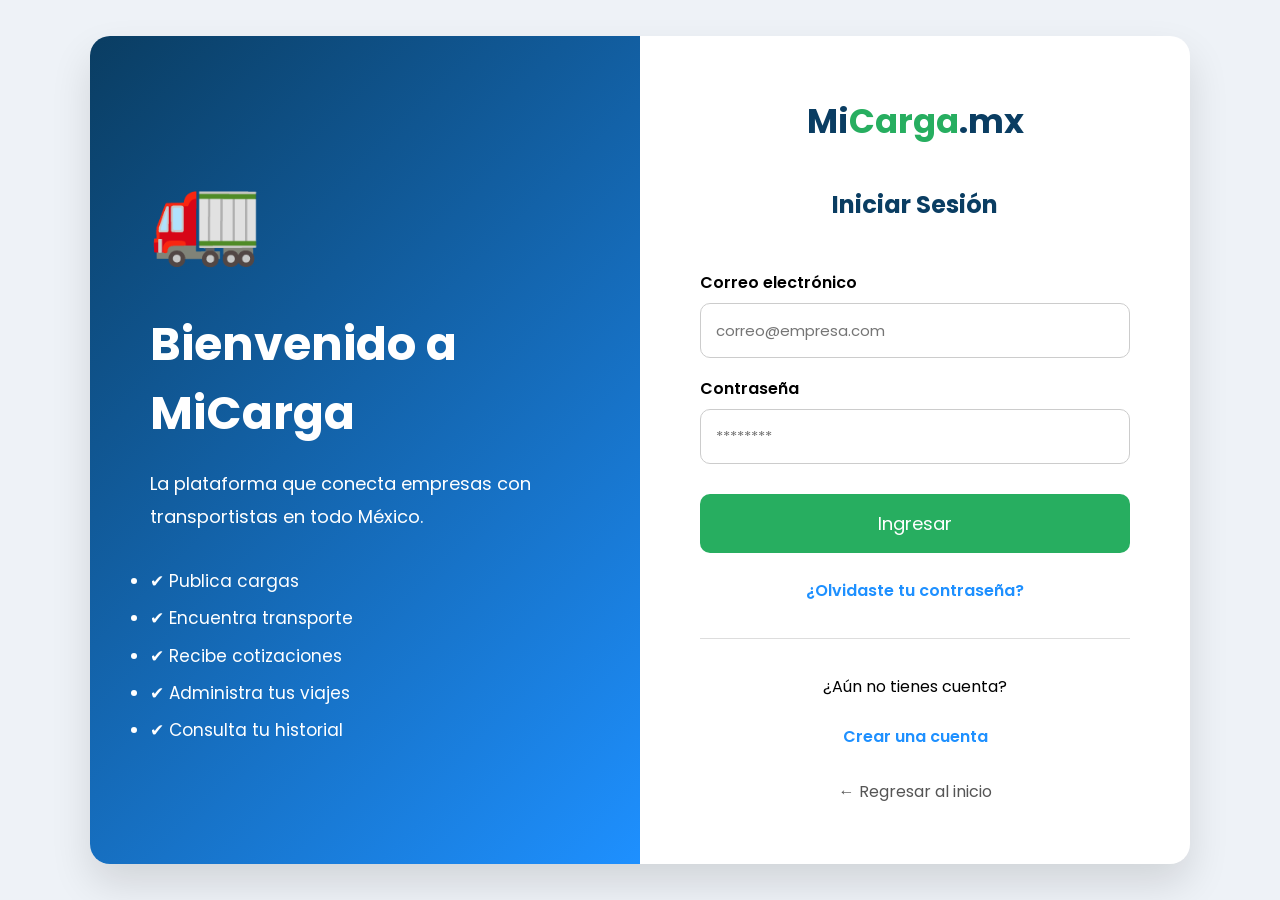
<file: login.html>
<!DOCTYPE html>
<html lang="es">

<head>

<meta charset="UTF-8">

<meta name="viewport" content="width=device-width, initial-scale=1.0">

<title>Iniciar Sesión | MiCarga.mx</title>

<link href="https://fonts.googleapis.com/css2?family=Poppins:wght@300;400;500;600;700&display=swap" rel="stylesheet">

<style>

*{
margin:0;
padding:0;
box-sizing:border-box;
font-family:'Poppins',sans-serif;
}

body{

background:#eef2f7;

display:flex;

justify-content:center;

align-items:center;

height:100vh;

}

.login-container{

display:grid;

grid-template-columns:1fr 1fr;

width:1100px;

background:white;

border-radius:20px;

overflow:hidden;

box-shadow:0 20px 40px rgba(0,0,0,.12);

}

/* PANEL IZQUIERDO */

.left{

background:linear-gradient(135deg,#0a3d62,#1e90ff);

color:white;

padding:60px;

display:flex;

flex-direction:column;

justify-content:center;

}

.left h1{

font-size:46px;

margin-bottom:20px;

}

.left p{

line-height:1.8;

font-size:18px;

margin-bottom:30px;

}

.left ul{

line-height:2.2;

font-size:17px;

}

.left .truck{

font-size:90px;

margin-bottom:25px;

}

/* PANEL DERECHO */

.right{

padding:60px;

display:flex;

flex-direction:column;

justify-content:center;

}

.logo{

font-size:34px;

font-weight:bold;

color:#0a3d62;

margin-bottom:40px;

text-align:center;

}

.logo span{

color:#27ae60;

}

.right h2{

text-align:center;

margin-bottom:30px;

color:#0a3d62;

}

label{

display:block;

margin-bottom:8px;

font-weight:600;

margin-top:18px;

}

input{

width:100%;

padding:15px;

border:1px solid #ccc;

border-radius:10px;

font-size:15px;

transition:.3s;

}

input:focus{

outline:none;

border-color:#1e90ff;

box-shadow:0 0 10px rgba(30,144,255,.20);

}

button{

margin-top:30px;

width:100%;

padding:16px;

background:#27ae60;

border:none;

color:white;

font-size:18px;

border-radius:10px;

cursor:pointer;

transition:.3s;

}

button:hover{

background:#1d8b4b;

}

.links{

margin-top:25px;

text-align:center;

}

.links a{

color:#1e90ff;

text-decoration:none;

font-weight:600;

}

.links p{

margin-top:15px;

}

.divider{

margin:35px 0;

height:1px;

background:#ddd;

}

.volver{

margin-top:30px;

text-align:center;

}

.volver a{

color:#555;

text-decoration:none;

}

@media(max-width:900px){

.login-container{

grid-template-columns:1fr;

width:95%;

}

.left{

display:none;

}

}

</style>

</head>

<body>

<div class="login-container">

<div class="left">

<div class="truck">

🚛

</div>

<h1>

Bienvenido a MiCarga

</h1>

<p>

La plataforma que conecta empresas con transportistas en todo México.

</p>

<ul>

<li>✔ Publica cargas</li>

<li>✔ Encuentra transporte</li>

<li>✔ Recibe cotizaciones</li>

<li>✔ Administra tus viajes</li>

<li>✔ Consulta tu historial</li>

</ul>

</div>

<div class="right">

<div class="logo">

Mi<span>Carga</span>.mx

</div>

<h2>

Iniciar Sesión

</h2>

<form>

<label>

Correo electrónico

</label>

<input type="email" placeholder="correo@empresa.com">

<label>

Contraseña

</label>

<input type="password" placeholder="********">

<button>

Ingresar

</button>

</form>

<div class="links">

<a href="#">

¿Olvidaste tu contraseña?

</a>

<div class="divider"></div>

<p>

¿Aún no tienes cuenta?

</p>

<br>

<a href="registro.html">

Crear una cuenta

</a>

</div>

<div class="volver">

<a href="index.html">

← Regresar al inicio

</a>

</div>

</div>

</div>

</body>

</html>
</file>
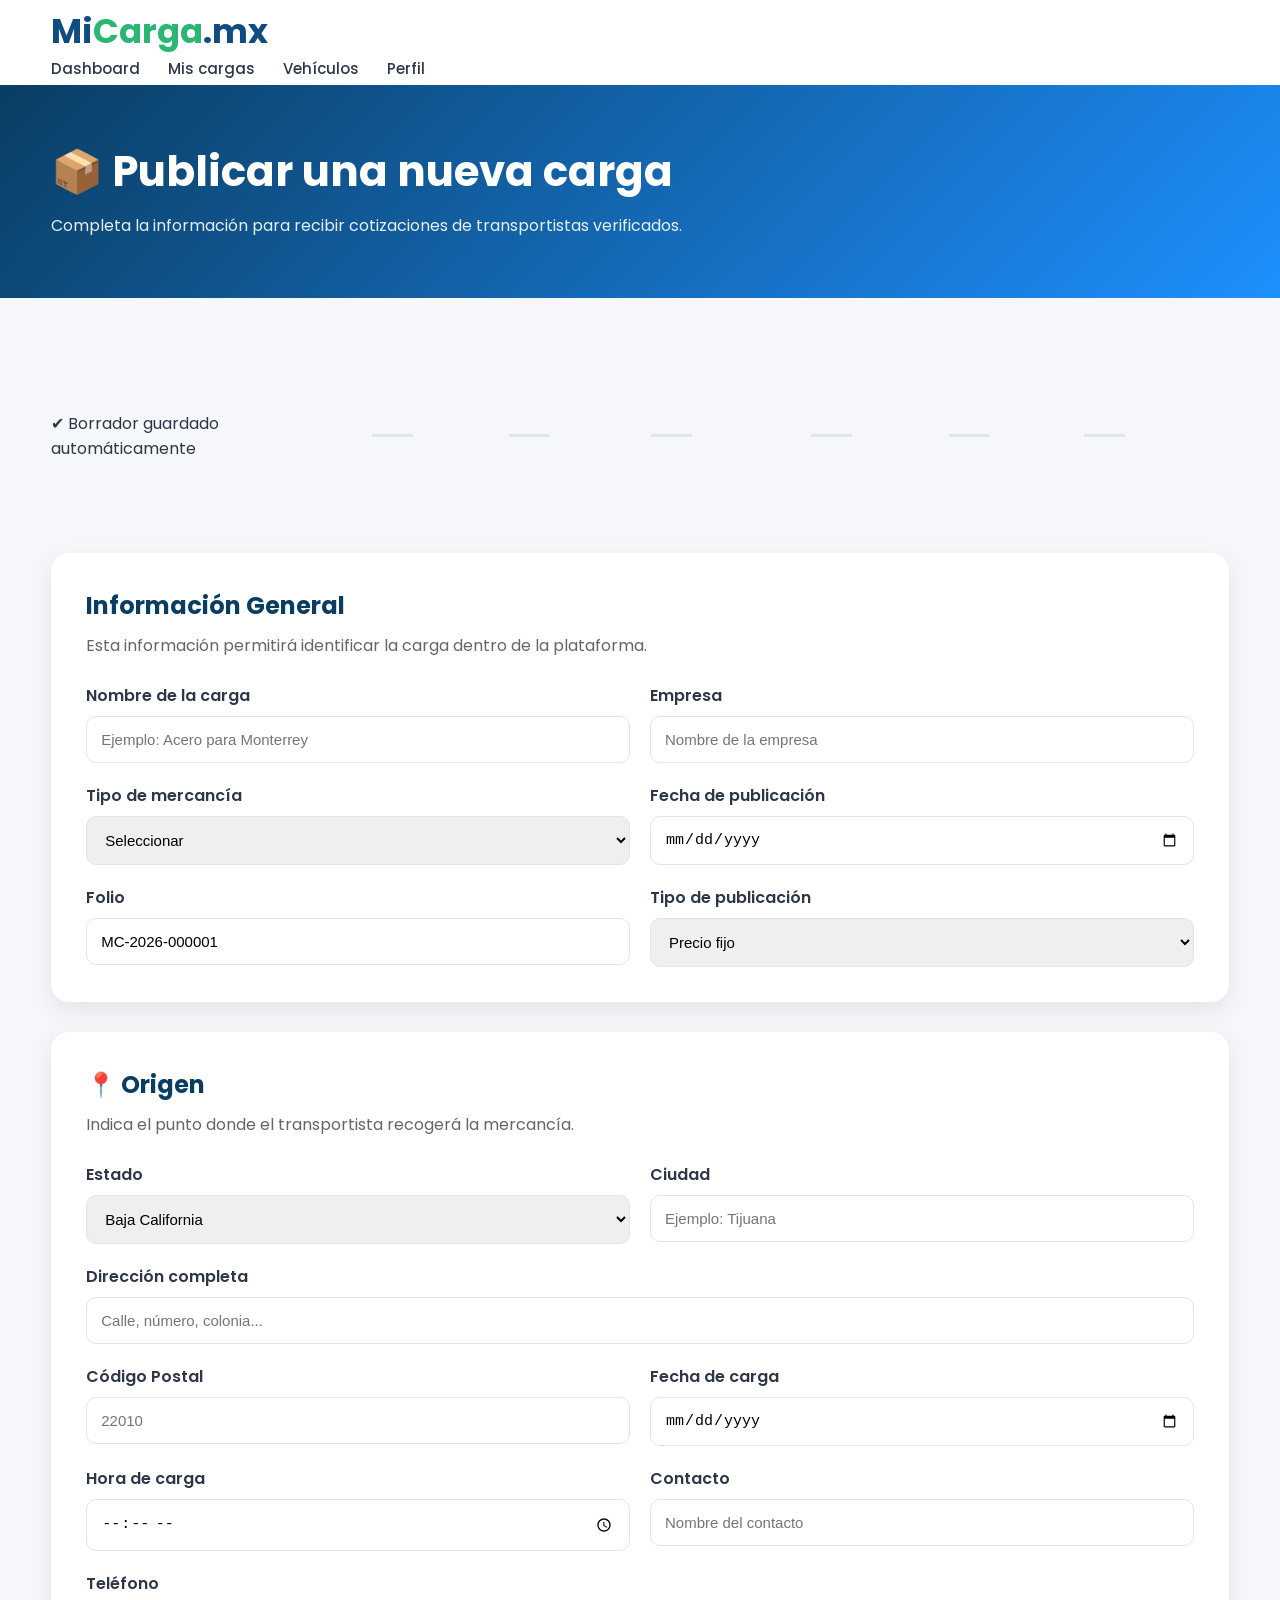
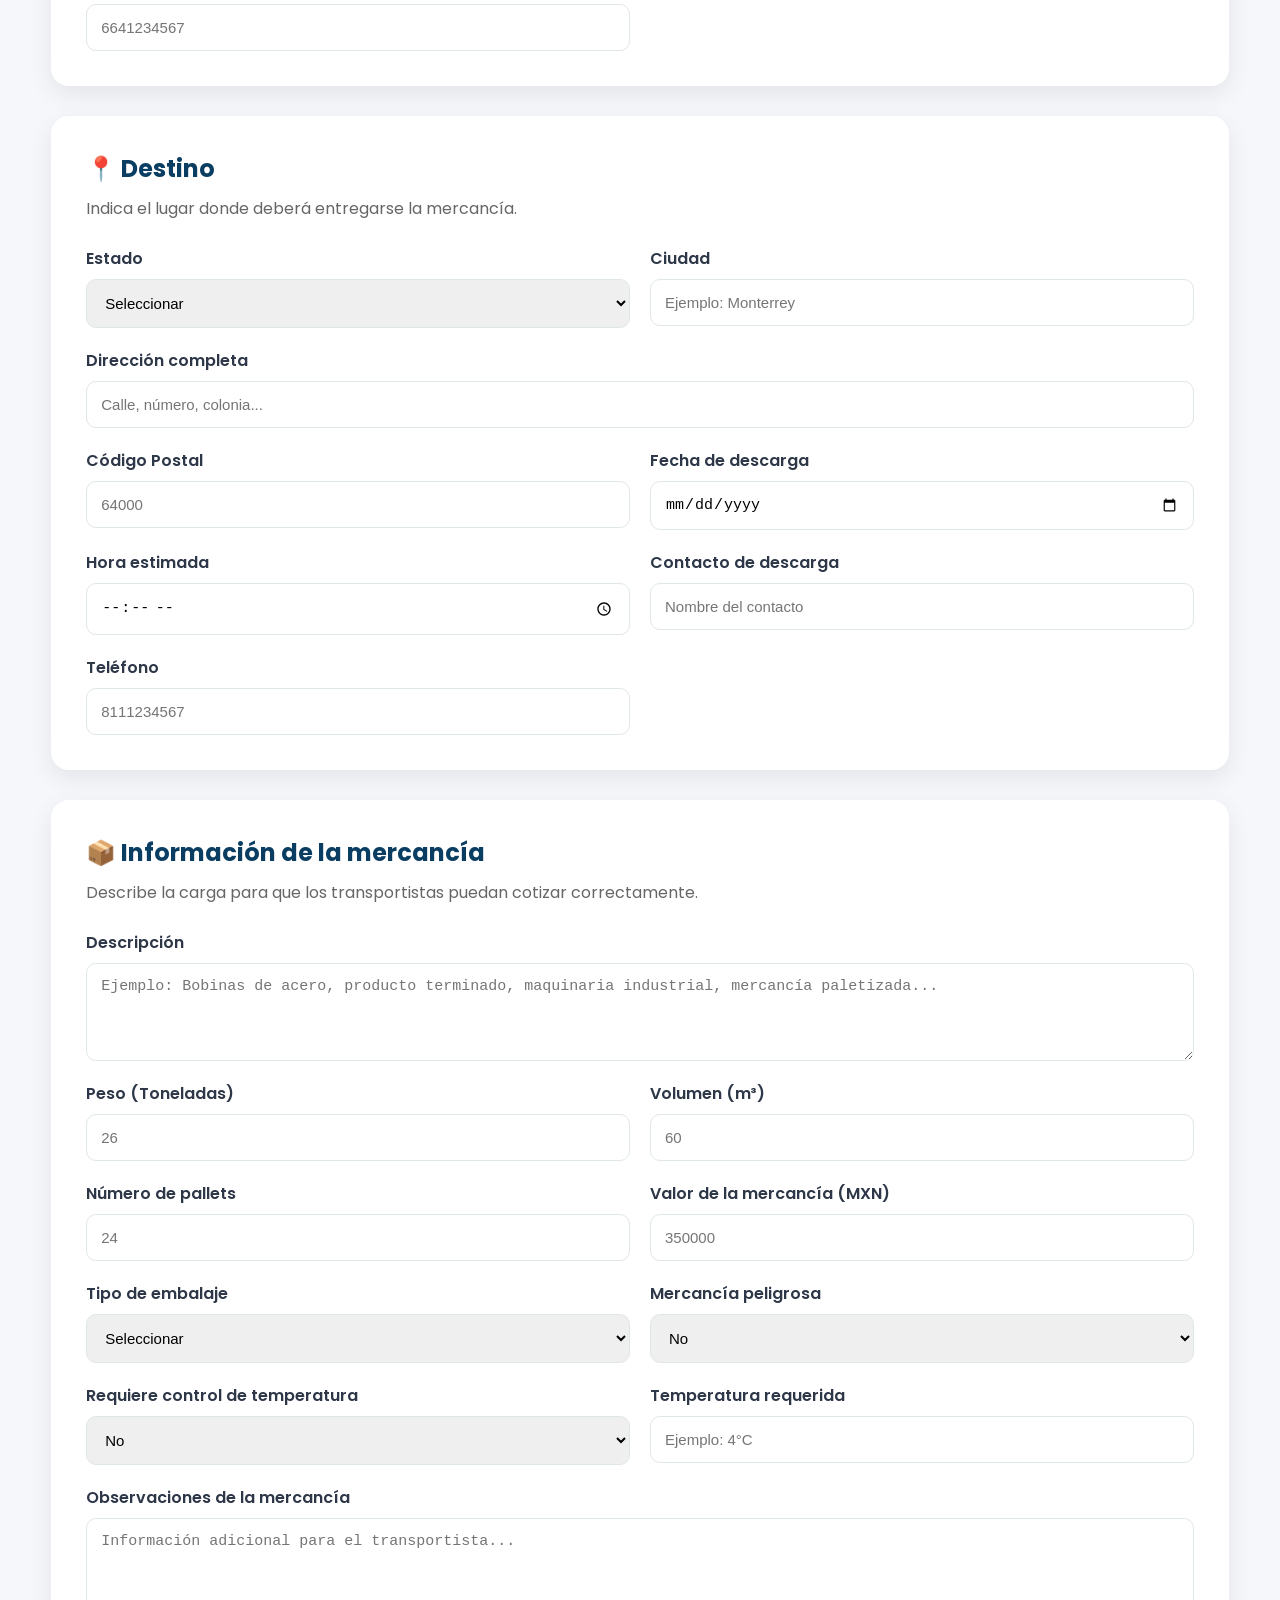
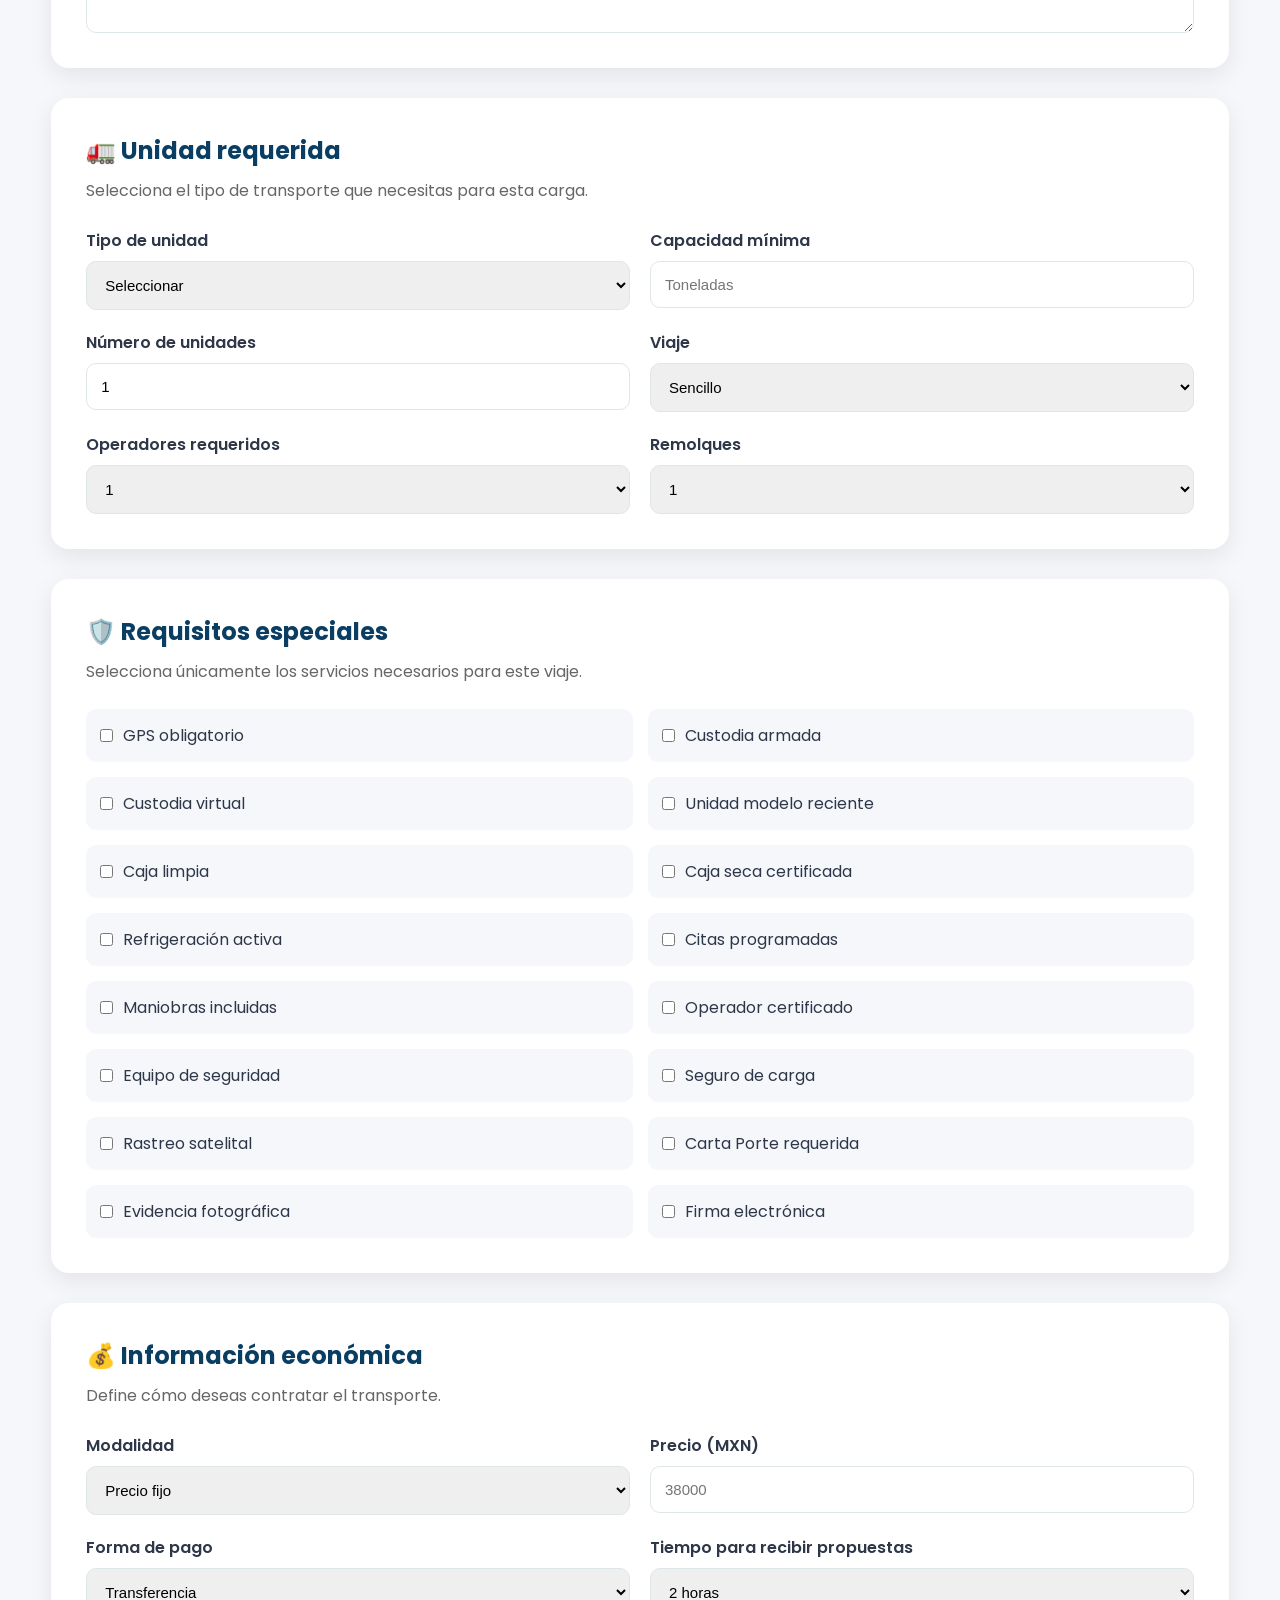
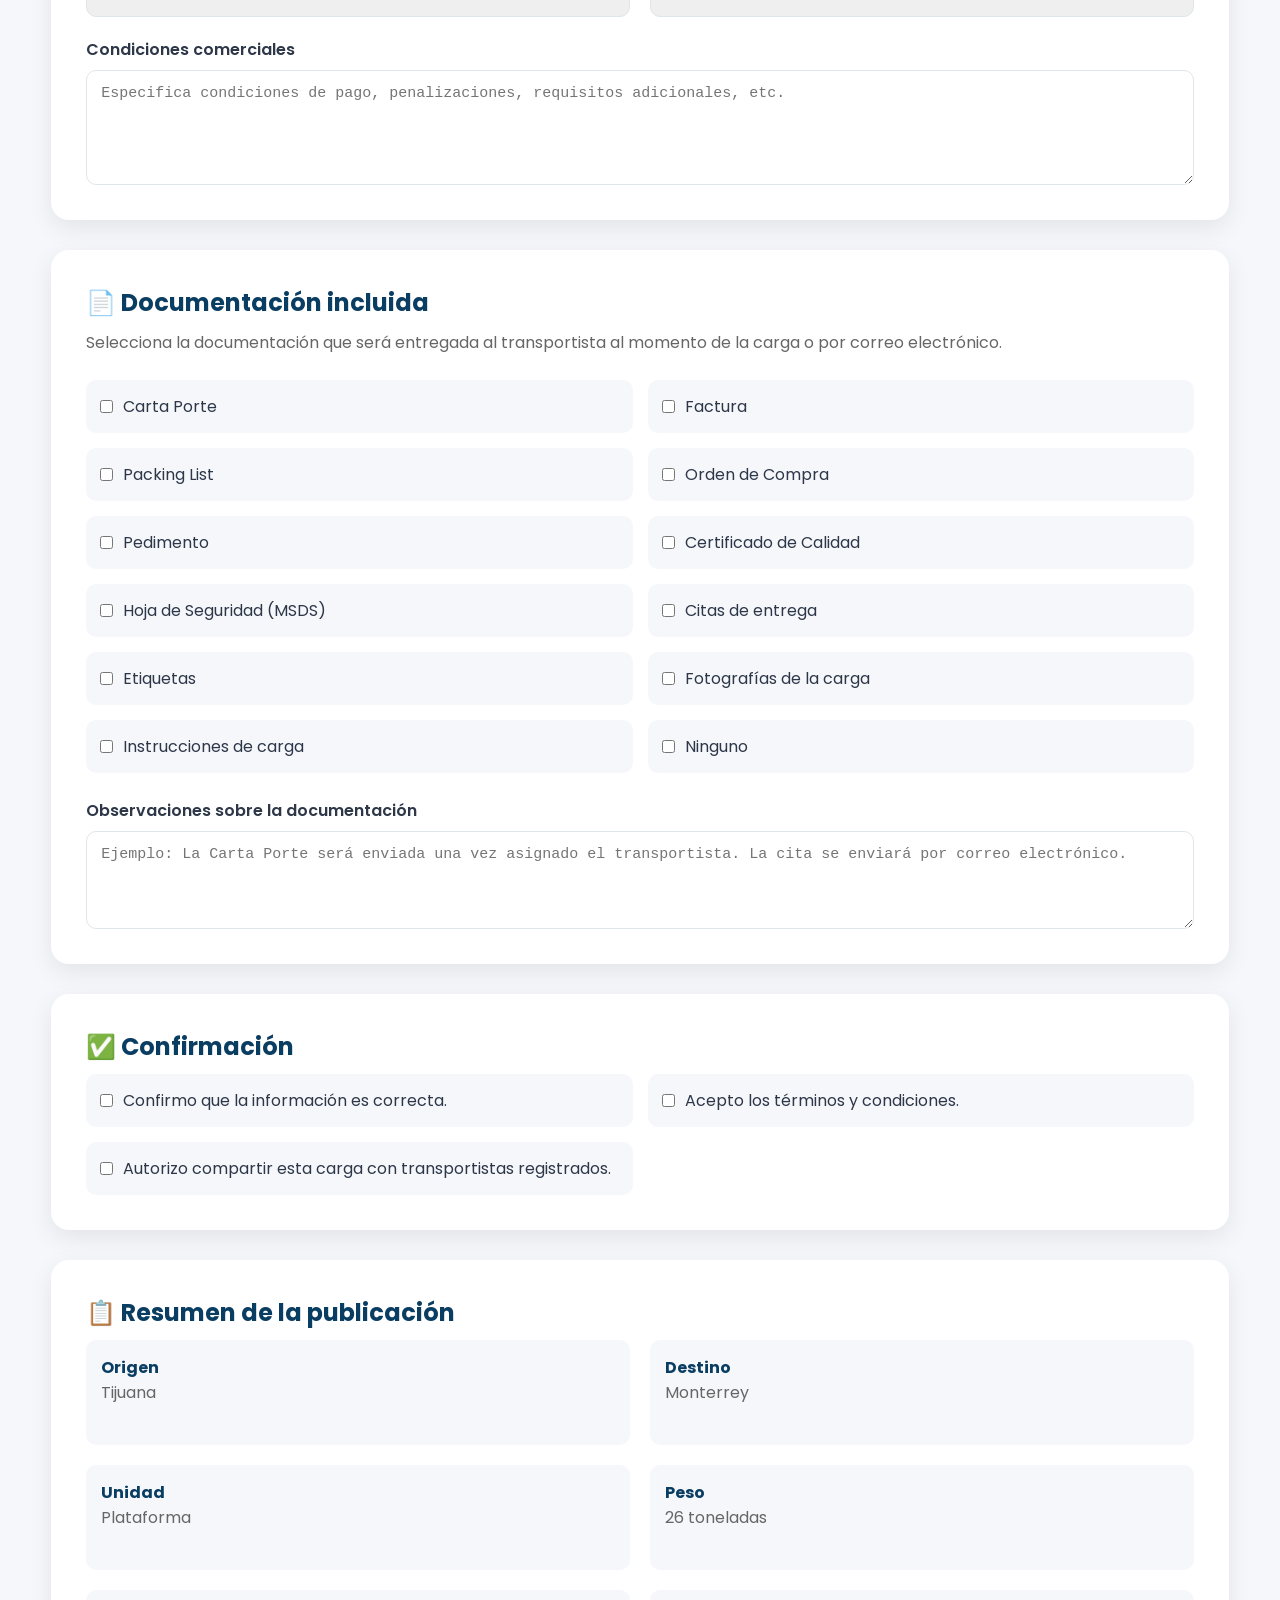
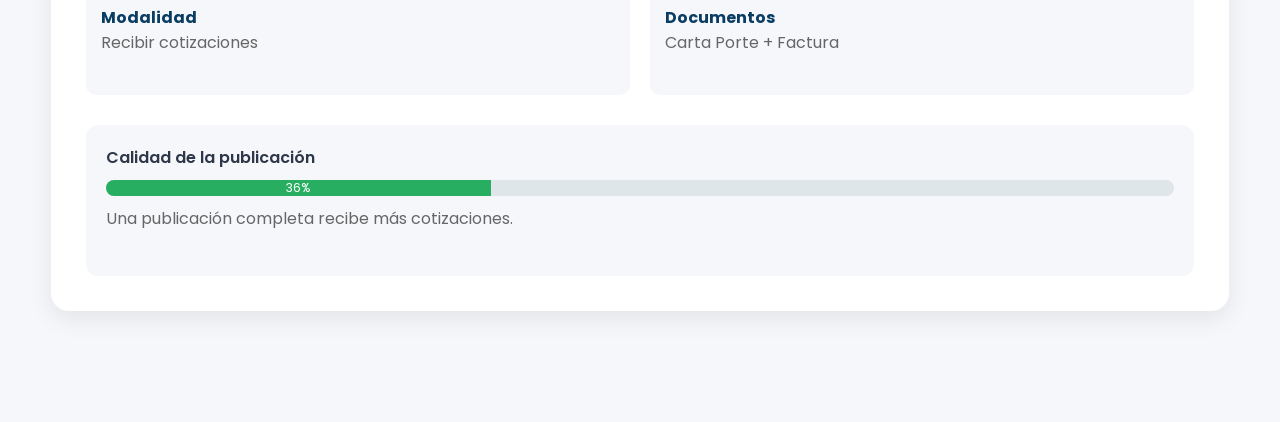
<file: publicar-carga.html>
<!DOCTYPE html>
<html lang="es">

<head>

<meta charset="UTF-8">
<meta name="viewport" content="width=device-width, initial-scale=1.0">

<title>Publicar Carga | MiCarga.mx</title>

<link rel="preconnect" href="https://fonts.googleapis.com">

<link rel="preconnect" href="https://fonts.gstatic.com" crossorigin>

<link href="https://fonts.googleapis.com/css2?family=Poppins:wght@300;400;500;600;700&display=swap" rel="stylesheet">

<link rel="stylesheet" href="css/style.css">

</head>

<body>

<!-- ==========================
HEADER
========================== -->

<header>

<div class="container navbar">

<a href="index.html" class="logo">

Mi<span>Carga</span>.mx

</a>

<nav class="desktop">

<a href="dashboard.html">Dashboard</a>

<a href="mis-cargas.html">Mis cargas</a>

<a href="vehiculos.html">Vehículos</a>

<a href="perfil.html">Perfil</a>

</nav>

<div class="mobile-icons">

☰

</div>

</div>

</header>

<!-- ==========================
ENCABEZADO
========================== -->

<section class="page-header">

<div class="container">

<h1>

📦 Publicar una nueva carga

</h1>

<p>

Completa la información para recibir cotizaciones de transportistas verificados.

</p>

</div>

</section>

<!-- ==========================
FORMULARIO
========================== -->

<section class="form-section">

<div class="container">

<div class="wizard">
<div id="guardado" class="guardado">

✔ Borrador guardado automáticamente

</div>

<div class="step active">

<div class="circle">

1

</div>

<span>General</span>

</div>

<div class="line"></div>

<div class="step">

<div class="circle">

2

</div>

<span>Origen</span>

</div>

<div class="line"></div>

<div class="step">

<div class="circle">

3

</div>

<span>Destino</span>

</div>

<div class="line"></div>

<div class="step">

<div class="circle">

4

</div>

<span>Mercancía</span>

</div>

<div class="line"></div>

<div class="step">

<div class="circle">

5

</div>

<span>Unidad</span>

</div>

<div class="line"></div>

<div class="step">

<div class="circle">

6

</div>

<span>Precio</span>

</div>

<div class="line"></div>

<div class="step">

<div class="circle">

7

</div>

<span>Publicar</span>

</div>

</div>

<!-- ==========================
TARJETA
========================== -->

<div class="form-card">

<h2>

Información General

</h2>

<p>

Esta información permitirá identificar la carga dentro de la plataforma.

</p>

<div class="form-grid">

<div class="input-group">

<label>

Nombre de la carga

</label>

<input
type="text"
placeholder="Ejemplo: Acero para Monterrey">

</div>

<div class="input-group">

<label>

Empresa

</label>

<input
type="text"
placeholder="Nombre de la empresa">

</div>

<div class="input-group">

<label>

Tipo de mercancía

</label>

<select>

<option>Seleccionar</option>

<option>Acero</option>

<option>Alimentos</option>

<option>Electrónicos</option>

<option>Contenedor</option>

<option>Material de construcción</option>

<option>General</option>

<option>Otro</option>

</select>

</div>

<div class="input-group">

<label>

Fecha de publicación

</label>

<input type="date">

</div>

<div class="input-group">

<label>

Folio

</label>

<input
type="text"
value="MC-2026-000001"
readonly>

</div>

<div class="input-group">

<label>

Tipo de publicación

</label>

<select>

<option>Precio fijo</option>

<option>Recibir cotizaciones</option>

<option>Negociable</option>

</select>

</div>

</div>

</div>

<!-- ==========================
ORIGEN
========================== -->

<div class="form-card">

<h2>

📍 Origen

</h2>

<p>

Indica el punto donde el transportista recogerá la mercancía.

</p>

<div class="form-grid">

<div class="input-group">

<label>

Estado

</label>

<select>

<option>Baja California</option>

<option>Sonora</option>

<option>Jalisco</option>

<option>Nuevo León</option>

<option>Ciudad de México</option>

</select>

</div>

<div class="input-group">

<label>

Ciudad

</label>

<input
type="text"
placeholder="Ejemplo: Tijuana">

</div>

<div class="input-group full">

<label>

Dirección completa

</label>

<input
type="text"
placeholder="Calle, número, colonia...">

</div>

<div class="input-group">

<label>

Código Postal

</label>

<input
type="text"
placeholder="22010">

</div>

<div class="input-group">

<label>

Fecha de carga

</label>

<input type="date">

</div>

<div class="input-group">

<label>

Hora de carga

</label>

<input type="time">

</div>

<div class="input-group">

<label>

Contacto

</label>

<input
type="text"
placeholder="Nombre del contacto">

</div>

<div class="input-group">

<label>

Teléfono

</label>

<input
type="tel"
placeholder="6641234567">

</div>

</div>

</div>
<!-- ==========================
DESTINO
========================== -->

<div class="form-card">

<h2>

📍 Destino

</h2>

<p>

Indica el lugar donde deberá entregarse la mercancía.

</p>

<div class="form-grid">

<div class="input-group">

<label>

Estado

</label>

<select>

<option>Seleccionar</option>

<option>Baja California</option>

<option>Sonora</option>

<option>Sinaloa</option>

<option>Jalisco</option>

<option>Nuevo León</option>

<option>Ciudad de México</option>

<option>Estado de México</option>

<option>Querétaro</option>

</select>

</div>

<div class="input-group">

<label>

Ciudad

</label>

<input
type="text"
placeholder="Ejemplo: Monterrey">

</div>

<div class="input-group full">

<label>

Dirección completa

</label>

<input
type="text"
placeholder="Calle, número, colonia...">

</div>

<div class="input-group">

<label>

Código Postal

</label>

<input
type="text"
placeholder="64000">

</div>

<div class="input-group">

<label>

Fecha de descarga

</label>

<input type="date">

</div>

<div class="input-group">

<label>

Hora estimada

</label>

<input type="time">

</div>

<div class="input-group">

<label>

Contacto de descarga

</label>

<input
type="text"
placeholder="Nombre del contacto">

</div>

<div class="input-group">

<label>

Teléfono

</label>

<input
type="tel"
placeholder="8111234567">

</div>

</div>

</div>

<!-- ==========================
MERCANCÍA
========================== -->

<div class="form-card">

<h2>

📦 Información de la mercancía

</h2>

<p>

Describe la carga para que los transportistas puedan cotizar correctamente.

</p>

<div class="form-grid">

<div class="input-group full">

<label>

Descripción

</label>

<textarea
rows="4"
placeholder="Ejemplo: Bobinas de acero, producto terminado, maquinaria industrial, mercancía paletizada..."></textarea>

</div>

<div class="input-group">

<label>

Peso (Toneladas)

</label>

<input
type="number"
placeholder="26">

</div>

<div class="input-group">

<label>

Volumen (m³)

</label>

<input
type="number"
placeholder="60">

</div>

<div class="input-group">

<label>

Número de pallets

</label>

<input
type="number"
placeholder="24">

</div>

<div class="input-group">

<label>

Valor de la mercancía (MXN)

</label>

<input
type="number"
placeholder="350000">

</div>

<div class="input-group">

<label>

Tipo de embalaje

</label>

<select>

<option>Seleccionar</option>

<option>Pallet</option>

<option>Caja</option>

<option>Contenedor</option>

<option>Rollo</option>

<option>Granel</option>

<option>Tarima</option>

<option>Otro</option>

</select>

</div>

<div class="input-group">

<label>

Mercancía peligrosa

</label>

<select>

<option>No</option>

<option>Sí</option>

</select>

</div>

<div class="input-group">

<label>

Requiere control de temperatura

</label>

<select>

<option>No</option>

<option>Sí</option>

</select>

</div>

<div class="input-group">

<label>

Temperatura requerida

</label>

<input
type="text"
placeholder="Ejemplo: 4°C">

</div>

<div class="input-group full">

<label>

Observaciones de la mercancía

</label>

<textarea
rows="5"
placeholder="Información adicional para el transportista..."></textarea>

</div>

</div>

</div>
<!-- ==========================
UNIDAD REQUERIDA
========================== -->

<div class="form-card">

<h2>

🚛 Unidad requerida

</h2>

<p>

Selecciona el tipo de transporte que necesitas para esta carga.

</p>

<div class="form-grid">

<div class="input-group">

<label>Tipo de unidad</label>

<select>

<option>Seleccionar</option>

<option>Plataforma 40'</option>

<option>Caja Seca 53'</option>

<option>Full</option>

<option>Sencillo</option>

<option>Portacontenedor</option>

<option>Refrigerado</option>

<option>Torton</option>

<option>Rabón</option>

<option>Camioneta 3.5T</option>

</select>

</div>

<div class="input-group">

<label>Capacidad mínima</label>

<input
type="number"
placeholder="Toneladas">

</div>

<div class="input-group">

<label>Número de unidades</label>

<input
type="number"
value="1">

</div>

<div class="input-group">

<label>Viaje</label>

<select>

<option>Sencillo</option>

<option>Full</option>

</select>

</div>

<div class="input-group">

<label>Operadores requeridos</label>

<select>

<option>1</option>

<option>2</option>

</select>

</div>

<div class="input-group">

<label>Remolques</label>

<select>

<option>1</option>

<option>2</option>

</select>

</div>

</div>

</div>

<!-- ==========================
REQUISITOS ESPECIALES
========================== -->

<div class="form-card">

<h2>

🛡️ Requisitos especiales

</h2>

<p>

Selecciona únicamente los servicios necesarios para este viaje.

</p>

<div class="checks-grid">

<label><input type="checkbox"> GPS obligatorio</label>

<label><input type="checkbox"> Custodia armada</label>

<label><input type="checkbox"> Custodia virtual</label>

<label><input type="checkbox"> Unidad modelo reciente</label>

<label><input type="checkbox"> Caja limpia</label>

<label><input type="checkbox"> Caja seca certificada</label>

<label><input type="checkbox"> Refrigeración activa</label>

<label><input type="checkbox"> Citas programadas</label>

<label><input type="checkbox"> Maniobras incluidas</label>

<label><input type="checkbox"> Operador certificado</label>

<label><input type="checkbox"> Equipo de seguridad</label>

<label><input type="checkbox"> Seguro de carga</label>

<label><input type="checkbox"> Rastreo satelital</label>

<label><input type="checkbox"> Carta Porte requerida</label>

<label><input type="checkbox"> Evidencia fotográfica</label>

<label><input type="checkbox"> Firma electrónica</label>

</div>

</div>

<!-- ==========================
PRECIO
========================== -->

<div class="form-card">

<h2>

💰 Información económica

</h2>

<p>

Define cómo deseas contratar el transporte.

</p>

<div class="form-grid">

<div class="input-group">

<label>

Modalidad

</label>

<select>

<option>Precio fijo</option>

<option>Recibir cotizaciones</option>

<option>Negociable</option>

</select>

</div>

<div class="input-group">

<label>

Precio (MXN)

</label>

<input
type="number"
placeholder="38000">

</div>

<div class="input-group">

<label>

Forma de pago

</label>

<select>

<option>Transferencia</option>

<option>Crédito 15 días</option>

<option>Crédito 30 días</option>

<option>Contra entrega</option>

<option>Anticipo + saldo</option>

</select>

</div>

<div class="input-group">

<label>

Tiempo para recibir propuestas

</label>

<select>

<option>2 horas</option>

<option>6 horas</option>

<option>12 horas</option>

<option>24 horas</option>

<option>48 horas</option>

</select>

</div>

<div class="input-group full">

<label>

Condiciones comerciales

</label>

<textarea
rows="5"
placeholder="Especifica condiciones de pago, penalizaciones, requisitos adicionales, etc."></textarea>

</div>

</div>

</div>
<div class="form-card">

<h2>

📄 Documentación incluida

</h2>

<p>

Selecciona la documentación que será entregada al transportista al momento de la carga o por correo electrónico.

</p>

<div class="checks-grid">

<label><input type="checkbox"> Carta Porte</label>

<label><input type="checkbox"> Factura</label>

<label><input type="checkbox"> Packing List</label>

<label><input type="checkbox"> Orden de Compra</label>

<label><input type="checkbox"> Pedimento</label>

<label><input type="checkbox"> Certificado de Calidad</label>

<label><input type="checkbox"> Hoja de Seguridad (MSDS)</label>

<label><input type="checkbox"> Citas de entrega</label>

<label><input type="checkbox"> Etiquetas</label>

<label><input type="checkbox"> Fotografías de la carga</label>

<label><input type="checkbox"> Instrucciones de carga</label>

<label><input type="checkbox"> Ninguno</label>

</div>

<div class="input-group full" style="margin-top:25px;">

<label>

Observaciones sobre la documentación

</label>

<textarea rows="4" placeholder="Ejemplo: La Carta Porte será enviada una vez asignado el transportista. La cita se enviará por correo electrónico."></textarea>

</div>

</div>
<!-- ==========================
CONFIRMACIÓN
========================== -->

<div class="form-card">

<h2>

✅ Confirmación

</h2>

<div class="checks-grid">

<label>

<input type="checkbox">

Confirmo que la información es correcta.

</label>

<label>

<input type="checkbox">

Acepto los términos y condiciones.

</label>

<label>

<input type="checkbox">

Autorizo compartir esta carga con transportistas registrados.

</label>

</div>

</div>
<!-- ==========================
RESUMEN
========================== -->

<div class="form-card resumen">

<h2>

📋 Resumen de la publicación

</h2>

<div class="resume-grid">

<div>

<strong>Origen</strong>

<p id="rOrigen">

Tijuana

</p>

</div>

<div>

<strong>Destino</strong>

<p id="rDestino">

Monterrey

</p>

</div>

<div>

<strong>Unidad</strong>

<p id="rUnidad">

Plataforma

</p>

</div>

<div>

<strong>Peso</strong>

<p id="rPeso">

26 toneladas

</p>

</div>

<div>

<strong>Modalidad</strong>

<p>Recibir cotizaciones</p>

</div>

<div>

<strong>Documentos</strong>

<p>Carta Porte + Factura</p>

</div>

</div>

<div class="progress-box">

<div class="progress-title">

Calidad de la publicación

</div>

<div class="progress">

<div class="progress-fill">

92%

</div>

</div>

<p>

Una publicación completa recibe más cotizaciones.

</p>

</div>

</div>
  <script src="js/app.js"></script>
</file>
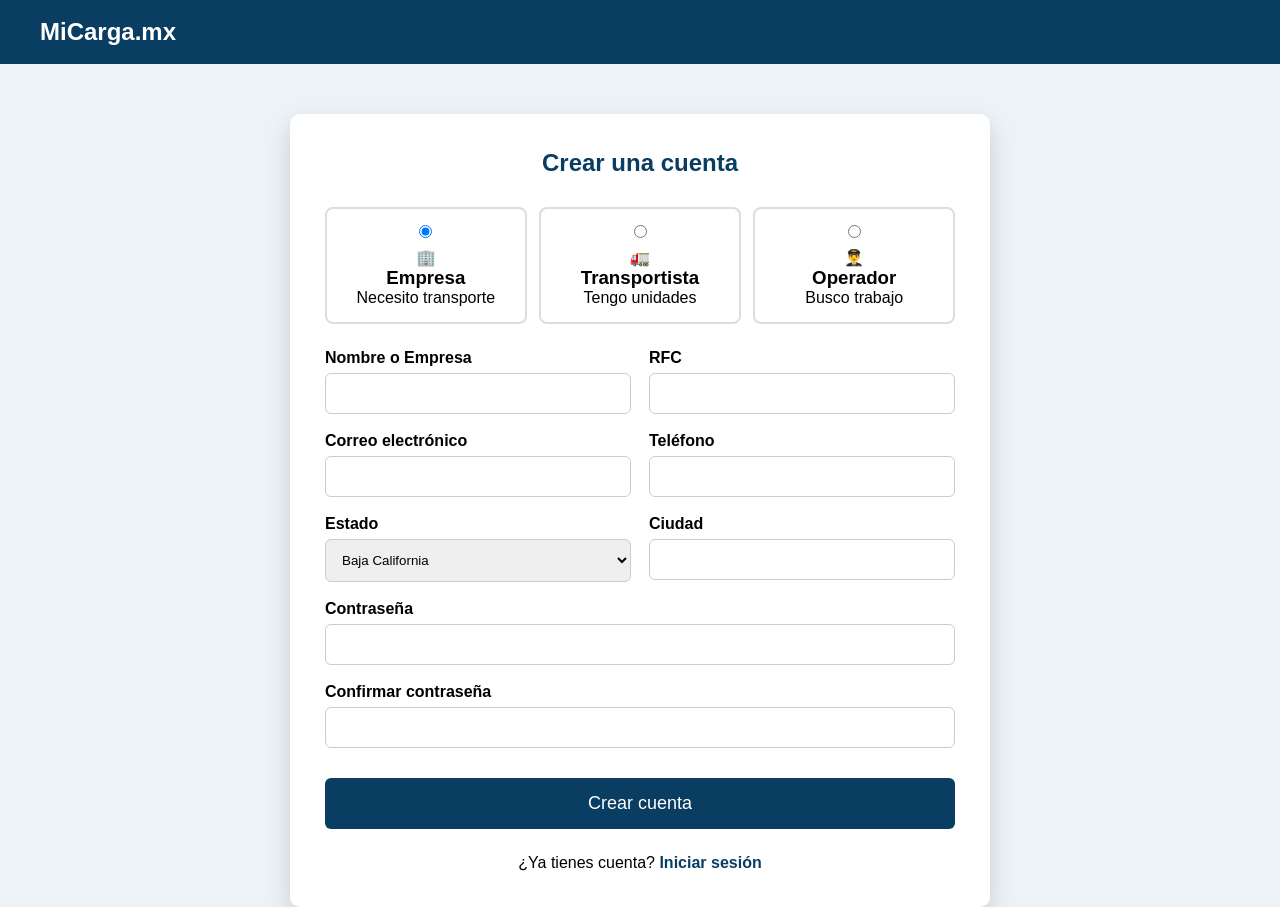
<file: registro.html>
<!DOCTYPE html>
<html lang="es">
<head>

<meta charset="UTF-8">
<meta name="viewport" content="width=device-width, initial-scale=1.0">

<title>Registro | MiCarga.mx</title>

<style>

*{
    margin:0;
    padding:0;
    box-sizing:border-box;
    font-family:Arial, Helvetica, sans-serif;
}

body{

    background:#edf2f7;

}

header{

    background:#0a3d62;
    color:white;
    padding:18px 40px;
    font-size:24px;
    font-weight:bold;

}

.container{

    width:100%;
    display:flex;
    justify-content:center;
    margin-top:50px;

}

.card{

    background:white;
    width:700px;
    border-radius:10px;
    box-shadow:0px 10px 25px rgba(0,0,0,.15);
    padding:35px;

}

h2{

    text-align:center;
    color:#0a3d62;
    margin-bottom:30px;

}

.tipoUsuario{

    display:flex;
    justify-content:space-between;
    margin-bottom:25px;

}

.tipoUsuario label{

    width:32%;
    border:2px solid #ddd;
    border-radius:8px;
    padding:15px;
    cursor:pointer;
    text-align:center;
    transition:.3s;

}

.tipoUsuario label:hover{

    border-color:#1e90ff;

}

input[type=radio]{

    margin-bottom:10px;

}

.grid{

    display:grid;
    grid-template-columns:1fr 1fr;
    gap:18px;

}

.campo{

    display:flex;
    flex-direction:column;

}

.campo label{

    margin-bottom:6px;
    font-weight:bold;

}

.campo input,
.campo select{

    padding:12px;
    border:1px solid #ccc;
    border-radius:6px;

}

.full{

    grid-column:1/3;

}

button{

    width:100%;
    margin-top:30px;
    padding:15px;
    border:none;
    background:#0a3d62;
    color:white;
    font-size:18px;
    border-radius:6px;
    cursor:pointer;

}

button:hover{

    background:#14568a;

}

.login{

    margin-top:25px;
    text-align:center;

}

.login a{

    color:#0a3d62;
    text-decoration:none;
    font-weight:bold;

}

</style>

</head>

<body>

<header>

MiCarga.mx

</header>

<div class="container">

<div class="card">

<h2>Crear una cuenta</h2>

<div class="tipoUsuario">

<label>

<input type="radio" name="tipo" checked>

<br>

🏢

<h3>Empresa</h3>

<p>Necesito transporte</p>

</label>

<label>

<input type="radio" name="tipo">

<br>

🚛

<h3>Transportista</h3>

<p>Tengo unidades</p>

</label>

<label>

<input type="radio" name="tipo">

<br>

👨‍✈️

<h3>Operador</h3>

<p>Busco trabajo</p>

</label>

</div>

<form>

<div class="grid">

<div class="campo">

<label>Nombre o Empresa</label>

<input type="text">

</div>

<div class="campo">

<label>RFC</label>

<input type="text">

</div>

<div class="campo">

<label>Correo electrónico</label>

<input type="email">

</div>

<div class="campo">

<label>Teléfono</label>

<input type="tel">

</div>

<div class="campo">

<label>Estado</label>

<select>

<option>Baja California</option>

<option>Sonora</option>

<option>Jalisco</option>

<option>Nuevo León</option>

<option>CDMX</option>

</select>

</div>

<div class="campo">

<label>Ciudad</label>

<input type="text">

</div>

<div class="campo full">

<label>Contraseña</label>

<input type="password">

</div>

<div class="campo full">

<label>Confirmar contraseña</label>

<input type="password">

</div>

</div>

<button>

Crear cuenta

</button>

</form>

<div class="login">

¿Ya tienes cuenta?

<a href="login.html">

Iniciar sesión

</a>

</div>

</div>

</div>

</body>

</html>
</file>
<file: css/style.css>
/*==================================================
MiCarga.mx
STYLE.CSS
PARTE 1
==================================================*/

/*==============================
RESET
===============================*/

*{
    margin:0;
    padding:0;
    box-sizing:border-box;
}

html{
    scroll-behavior:smooth;
}

body{

    font-family:'Poppins',sans-serif;
    background:#F5F7FA;
    color:#2D3748;
    overflow-x:hidden;

}

img{

    max-width:100%;
    display:block;

}

a{

    text-decoration:none;
    color:inherit;

}

ul{

    list-style:none;

}

button{

    border:none;
    outline:none;
    cursor:pointer;

}

/*==============================
VARIABLES
===============================*/

:root{

--primary:#0F4C81;
--secondary:#2BB673;
--accent:#F39C12;

--white:#FFFFFF;

--gray:#F5F7FA;
--gray2:#E5E7EB;

--text:#2D3748;

--radius:18px;

--shadow:

0 10px 30px rgba(15,76,129,.10);

--transition:.30s;

}

/*==============================
CONTAINER
===============================*/

.container{

width:92%;
max-width:1400px;
margin:auto;

}

/*==============================
HEADER
===============================*/

header{

position:fixed;

top:0;
left:0;

width:100%;

background:white;

height:85px;

display:flex;

align-items:center;

z-index:9999;

transition:.35s;

}

header.scroll{

box-shadow:

0 8px 30px rgba(0,0,0,.10);

}

/*==============================
NAVBAR
===============================*/

.nav{

display:flex;

justify-content:space-between;

align-items:center;

height:85px;

}

/*==============================
LOGO
===============================*/

.logo{

font-size:34px;

font-weight:700;

color:var(--primary);

}

.logo span{

color:var(--secondary);

}

/*==============================
MENU
===============================*/

.desktop{

display:flex;

align-items:center;

gap:28px;

}

.desktop a{

font-size:15px;

font-weight:500;

transition:.25s;

}

.desktop a:hover{

color:var(--primary);

}

/*==============================
BOTONES
===============================*/

.btn-primary{

background:var(--secondary);

color:white;

padding:14px 28px;

border-radius:10px;

font-weight:600;

transition:.3s;

display:inline-flex;

align-items:center;

justify-content:center;

}

.btn-primary:hover{

transform:translateY(-3px);

box-shadow:

0 12px 25px rgba(43,182,115,.30);

}

.btn-secondary{

border:2px solid white;

padding:14px 28px;

border-radius:10px;

font-weight:600;

color:white;

transition:.3s;

display:inline-flex;

align-items:center;

justify-content:center;

}

.btn-secondary:hover{

background:white;

color:var(--primary);

}

.btn-outline{

padding:12px 24px;

border:2px solid var(--primary);

border-radius:10px;

font-weight:600;

color:var(--primary);

transition:.3s;

}

.btn-outline:hover{

background:var(--primary);

color:white;

}

/*==============================
ICONOS MOVIL
===============================*/

.mobile-icons{

display:none;

gap:25px;

font-size:30px;

color:var(--primary);

cursor:pointer;

}

/*==============================
HERO
===============================*/

.hero{

margin-top:85px;

padding:90px 0;

background:

linear-gradient(

135deg,

#0F4C81,

#1877F2

);

color:white;

}

.hero-grid{

display:grid;

grid-template-columns:

1fr 520px;

gap:70px;

align-items:center;

}

.badge{

display:inline-block;

padding:10px 18px;

background:rgba(255,255,255,.15);

border-radius:50px;

margin-bottom:25px;

font-size:14px;

}

.hero h1{

font-size:58px;

font-weight:800;

line-height:1.15;

margin-bottom:25px;

}

.hero p{

font-size:19px;

line-height:1.8;

margin-bottom:35px;

opacity:.95;

}

.hero-buttons{

display:flex;

gap:20px;

flex-wrap:wrap;

margin-bottom:45px;

}

/*==============================
HERO STATS
===============================*/

.hero-stats{

display:flex;

gap:45px;

}

.hero-stats strong{

display:block;

font-size:34px;

margin-bottom:6px;

}

.hero-stats span{

font-size:15px;

opacity:.90;

}

/*==============================
CARD HERO
===============================*/

.hero-card{

background:white;

color:var(--text);

padding:35px;

border-radius:22px;

box-shadow:

0 20px 50px rgba(0,0,0,.20);

}

.card-head{

display:flex;

align-items:center;

gap:10px;

color:var(--secondary);

font-weight:700;

margin-bottom:30px;

}

.ruta{

font-size:28px;

font-weight:700;

color:var(--primary);

display:flex;

justify-content:center;

align-items:center;

gap:18px;

margin-bottom:35px;

}

.datos{

display:grid;

grid-template-columns:

repeat(2,1fr);

gap:20px;

margin-bottom:35px;

}

.datos div{

background:#F7F9FC;

padding:18px;

border-radius:12px;

}

.datos span{

display:block;

font-size:13px;

color:#777;

margin-bottom:6px;

}

.datos strong{

font-size:18px;

color:var(--primary);

}

.full{

width:100%;

}

/*==============================
NUMBERS
===============================*/

.numbers{

padding:70px 0;

background:white;

}

.numbers-grid{

display:grid;

grid-template-columns:

repeat(4,1fr);

gap:30px;

}

.number-card{

background:#F8FAFC;

padding:35px;

border-radius:18px;

text-align:center;

transition:.30s;

box-shadow:

0 8px 25px rgba(0,0,0,.05);

}

.number-card:hover{

transform:translateY(-8px);

box-shadow:

0 20px 35px rgba(15,76,129,.12);

}

.number-card h2{

font-size:48px;

color:var(--primary);

margin-bottom:12px;

}

.number-card p{

color:#666;

font-size:17px;

}
/*==================================================
STYLE.CSS
PARTE 2
SECCIONES
==================================================*/

/*==============================
TÍTULOS DE SECCIÓN
===============================*/

section{

padding:90px 0;

}

.section-title{

text-align:center;

margin-bottom:70px;

}

.section-title span{

display:inline-block;

background:#EAF6FF;

color:var(--primary);

padding:8px 18px;

border-radius:50px;

font-size:14px;

font-weight:600;

margin-bottom:18px;

}

.section-title h2{

font-size:44px;

color:var(--primary);

margin-bottom:18px;

font-weight:700;

}

.section-title p{

max-width:700px;

margin:auto;

font-size:18px;

color:#6B7280;

line-height:1.8;

}

/*==============================
CÓMO FUNCIONA
===============================*/

.how{

background:#F8FAFC;

}

.steps{

display:grid;

grid-template-columns:repeat(4,1fr);

gap:30px;

}

.step{

background:white;

padding:40px 30px;

border-radius:20px;

text-align:center;

transition:.35s;

box-shadow:var(--shadow);

}

.step:hover{

transform:translateY(-10px);

}

.step .icon{

width:90px;

height:90px;

margin:auto;

background:linear-gradient(135deg,var(--primary),#1877F2);

border-radius:50%;

display:flex;

align-items:center;

justify-content:center;

color:white;

font-size:34px;

margin-bottom:25px;

}

.step h3{

margin-bottom:18px;

font-size:24px;

color:var(--primary);

}

.step p{

line-height:1.8;

color:#666;

}

/*==============================
SERVICIOS
===============================*/

.services{

background:white;

}

.services-grid{

display:grid;

grid-template-columns:repeat(3,1fr);

gap:30px;

}

.service{

background:#F8FAFC;

padding:40px;

border-radius:20px;

transition:.35s;

text-align:center;

border:1px solid transparent;

}

.service:hover{

transform:translateY(-8px);

border-color:var(--secondary);

box-shadow:var(--shadow);

}

.service i{

font-size:48px;

color:var(--secondary);

margin-bottom:25px;

}

.service h3{

font-size:24px;

margin-bottom:15px;

color:var(--primary);

}

.service p{

line-height:1.8;

color:#666;

}

/*==============================
BENEFICIOS
===============================*/

.benefits{

background:#F8FAFC;

}

.benefits-grid{

display:grid;

grid-template-columns:1fr 420px;

gap:70px;

align-items:center;

}

.small-title{

display:inline-block;

background:#E8F8F1;

padding:8px 18px;

border-radius:50px;

color:var(--secondary);

font-weight:600;

margin-bottom:20px;

}

.benefits h2{

font-size:42px;

margin-bottom:25px;

color:var(--primary);

}

.benefits p{

font-size:18px;

line-height:1.8;

margin-bottom:35px;

color:#555;

}

.benefit-list{

display:flex;

flex-direction:column;

gap:18px;

}

.benefit-list li{

display:flex;

align-items:center;

gap:12px;

font-size:17px;

}

.benefit-list i{

color:var(--secondary);

font-size:20px;

}

.benefit-card{

display:flex;

flex-direction:column;

gap:30px;

}

.mini-card{

background:white;

padding:35px;

border-radius:20px;

box-shadow:var(--shadow);

}

.mini-card h4{

margin-bottom:15px;

color:#666;

}

.mini-card h1{

font-size:52px;

color:var(--primary);

margin-bottom:10px;

}

.mini-card.blue{

background:linear-gradient(135deg,var(--primary),#1877F2);

color:white;

}

.mini-card.blue h1,

.mini-card.blue h4,

.mini-card.blue p{

color:white;

}

/*==============================
TIPOS DE UNIDADES
===============================*/

.fleet{

background:white;

}

.fleet-grid{

display:grid;

grid-template-columns:repeat(3,1fr);

gap:30px;

}

.fleet-card{

background:#F8FAFC;

padding:40px;

border-radius:20px;

text-align:center;

transition:.35s;

}

.fleet-card:hover{

background:var(--primary);

color:white;

transform:translateY(-10px);

}

.fleet-card:hover h3,

.fleet-card:hover p,

.fleet-card:hover i{

color:white;

}

.fleet-card i{

font-size:52px;

margin-bottom:25px;

color:var(--secondary);

}

.fleet-card h3{

font-size:24px;

margin-bottom:15px;

color:var(--primary);

}

.fleet-card p{

color:#666;

line-height:1.7;

}

/*==============================
EMPRESAS
===============================*/

.companies{

background:#F8FAFC;

}

.company-grid{

display:grid;

grid-template-columns:repeat(4,1fr);

gap:25px;

}

.company-card{

background:white;

padding:35px;

border-radius:18px;

text-align:center;

font-size:22px;

font-weight:600;

color:var(--primary);

transition:.35s;

box-shadow:var(--shadow);

}

.company-card:hover{

background:var(--secondary);

color:white;

transform:translateY(-8px);

}
/*==================================================
STYLE.CSS
PARTE 3
CARGAS - TESTIMONIOS - FAQ - CTA - FOOTER
==================================================*/

/*==============================
CARGAS RECIENTES
===============================*/

.loads{

background:white;

}

.loads-grid{

display:grid;

grid-template-columns:repeat(3,1fr);

gap:30px;

}

.load-card{

background:white;

padding:35px;

border-radius:20px;

box-shadow:var(--shadow);

transition:.35s;

border-top:5px solid var(--secondary);

position:relative;

overflow:hidden;

}

.load-card:hover{

transform:translateY(-10px);

}

.status{

position:absolute;

top:18px;

right:18px;

background:var(--secondary);

color:white;

padding:8px 15px;

border-radius:30px;

font-size:13px;

font-weight:600;

}

.load-card h3{

font-size:26px;

color:var(--primary);

margin-top:20px;

margin-bottom:15px;

}

.load-card p{

color:#666;

margin-bottom:25px;

}

.load-info{

display:flex;

justify-content:space-between;

align-items:center;

margin-bottom:30px;

}

.load-info span{

color:#666;

}

.load-info strong{

font-size:28px;

color:var(--secondary);

}

.load-card a{

display:block;

text-align:center;

background:var(--primary);

color:white;

padding:14px;

border-radius:10px;

font-weight:600;

transition:.3s;

}

.load-card a:hover{

background:var(--secondary);

}

/*==============================
TESTIMONIOS
===============================*/

.testimonials{

background:#F8FAFC;

}

.testimonial-grid{

display:grid;

grid-template-columns:repeat(3,1fr);

gap:30px;

}

.testimonial{

background:white;

padding:40px;

border-radius:20px;

box-shadow:var(--shadow);

position:relative;

transition:.35s;

}

.testimonial:hover{

transform:translateY(-8px);

}

.testimonial::before{

content:"★★★★★";

display:block;

color:#F39C12;

font-size:20px;

margin-bottom:20px;

letter-spacing:3px;

}

.testimonial p{

line-height:1.8;

color:#555;

margin-bottom:25px;

font-style:italic;

}

.testimonial h4{

color:var(--primary);

}

/*==============================
FAQ
===============================*/

.faq{

background:white;

}

.faq-grid{

display:grid;

grid-template-columns:repeat(2,1fr);

gap:30px;

}

.faq-item{

background:#F8FAFC;

padding:35px;

border-radius:18px;

transition:.35s;

}

.faq-item:hover{

background:white;

box-shadow:var(--shadow);

}

.faq-item h3{

margin-bottom:15px;

color:var(--primary);

font-size:22px;

}

.faq-item p{

line-height:1.8;

color:#666;

}

/*==============================
CTA
===============================*/

.final-cta{

background:linear-gradient(135deg,var(--primary),#1877F2);

text-align:center;

color:white;

}

.final-cta h2{

font-size:52px;

margin-bottom:20px;

}

.final-cta p{

font-size:20px;

margin-bottom:40px;

opacity:.95;

}

/*==============================
FOOTER
===============================*/

footer{

background:#0B1F33;

color:white;

padding:80px 0 40px;

}

.footer-grid{

display:grid;

grid-template-columns:2fr 1fr 1fr 1fr 1.5fr;

gap:40px;

margin-bottom:50px;

}

.footer-grid h2{

font-size:34px;

margin-bottom:20px;

}

.footer-grid h2 span{

color:var(--secondary);

}

.footer-grid h3{

margin-bottom:18px;

font-size:20px;

}

.footer-grid p{

line-height:1.8;

color:#D1D5DB;

}

.footer-grid li{

margin-bottom:14px;

color:#D1D5DB;

transition:.25s;

cursor:pointer;

}

.footer-grid li:hover{

color:white;

padding-left:6px;

}

footer hr{

border:none;

height:1px;

background:rgba(255,255,255,.15);

margin-bottom:30px;

}

.footer-copy{

text-align:center;

color:#BFC6CE;

font-size:15px;

}

/*==============================
BOTON SUBIR
===============================*/

#btnTop{

position:fixed;

right:30px;

bottom:30px;

width:55px;

height:55px;

border-radius:50%;

background:var(--secondary);

color:white;

font-size:22px;

display:flex;

align-items:center;

justify-content:center;

cursor:pointer;

opacity:0;

visibility:hidden;

transition:.35s;

box-shadow:0 10px 25px rgba(0,0,0,.25);

z-index:999;

}

#btnTop.show{

opacity:1;

visibility:visible;

}

#btnTop:hover{

transform:translateY(-6px);

background:var(--primary);

}

/*==============================
ANIMACIONES
===============================*/

.step,
.service,
.fleet-card,
.company-card,
.load-card,
.testimonial,
.faq-item,
.number-card{

opacity:0;

transform:translateY(40px);

transition:.8s;

}

.visible{

opacity:1 !important;

transform:translateY(0) !important;

}
/*==================================================
STYLE.CSS
PARTE 4
RESPONSIVE + MENÚ MÓVIL
==================================================*/

/*==============================
OVERLAY
===============================*/

.overlay{

position:fixed;

top:0;
left:0;

width:100%;
height:100%;

background:rgba(0,0,0,.55);

opacity:0;
visibility:hidden;

transition:.35s;

z-index:9998;

}

.overlay.active{

opacity:1;

visibility:visible;

}

/*==============================
SIDEBAR
===============================*/

.sidebar{

position:fixed;

top:0;
left:-340px;

width:320px;

height:100vh;

background:white;

z-index:9999;

transition:.35s;

overflow-y:auto;

box-shadow:15px 0 40px rgba(0,0,0,.15);

padding:30px;

}

.sidebar.active{

left:0;

}

.sidebar-header{

display:flex;

justify-content:space-between;

align-items:center;

margin-bottom:40px;

}

.sidebar-header h2{

font-size:30px;

color:var(--primary);

}

.sidebar-header span{

color:var(--secondary);

}

.sidebar-header i{

font-size:28px;

cursor:pointer;

color:#666;

}

.perfil{

text-align:center;

margin-bottom:40px;

}

.avatar{

font-size:80px;

color:var(--primary);

margin-bottom:15px;

}

.perfil h3{

margin-bottom:10px;

}

.perfil p{

color:#666;

font-size:15px;

line-height:1.6;

}

.sidebar a{

display:flex;

align-items:center;

gap:15px;

padding:16px 20px;

border-radius:12px;

margin-bottom:10px;

font-weight:500;

transition:.3s;

}

.sidebar a:hover{

background:#EEF6FF;

color:var(--primary);

}

.sidebar a i{

width:25px;

text-align:center;

}

/*==============================
TABLETS
===============================*/

@media(max-width:1200px){

.hero-grid{

grid-template-columns:1fr;

gap:60px;

text-align:center;

}

.hero-card{

max-width:600px;

margin:auto;

}

.benefits-grid{

grid-template-columns:1fr;

}

.footer-grid{

grid-template-columns:repeat(2,1fr);

}

}

/*==============================
TABLET
===============================*/

@media(max-width:992px){

.desktop{

display:none;

}

.mobile-icons{

display:flex;

}

.hero h1{

font-size:46px;

}

.steps{

grid-template-columns:repeat(2,1fr);

}

.services-grid{

grid-template-columns:repeat(2,1fr);

}

.fleet-grid{

grid-template-columns:repeat(2,1fr);

}

.company-grid{

grid-template-columns:repeat(2,1fr);

}

.loads-grid{

grid-template-columns:1fr;

}

.testimonial-grid{

grid-template-columns:1fr;

}

.faq-grid{

grid-template-columns:1fr;

}

.numbers-grid{

grid-template-columns:repeat(2,1fr);

}

}

/*==============================
CELULARES
===============================*/

@media(max-width:768px){

.hero{

padding:70px 0;

}

.hero h1{

font-size:36px;

}

.hero p{

font-size:17px;

}

.hero-buttons{

flex-direction:column;

}

.hero-buttons a{

width:100%;

justify-content:center;

}

.hero-stats{

flex-direction:column;

gap:20px;

}

.section-title h2{

font-size:34px;

}

.section-title p{

font-size:16px;

}

.steps{

grid-template-columns:1fr;

}

.services-grid{

grid-template-columns:1fr;

}

.fleet-grid{

grid-template-columns:1fr;

}

.company-grid{

grid-template-columns:1fr;

}

.footer-grid{

grid-template-columns:1fr;

text-align:center;

}

.footer-grid ul{

padding:0;

}

.benefits h2{

font-size:34px;

}

.final-cta h2{

font-size:38px;

}

.number-card h2{

font-size:40px;

}

}

/*==============================
CELULARES PEQUEÑOS
===============================*/

@media(max-width:480px){

.container{

width:94%;

}

.logo{

font-size:28px;

}

.hero{

margin-top:80px;

}

.hero-card{

padding:25px;

}

.ruta{

font-size:22px;

flex-direction:column;

gap:8px;

}

.datos{

grid-template-columns:1fr;

}

.section-title{

margin-bottom:45px;

}

.section-title h2{

font-size:30px;

}

.step,
.service,
.load-card,
.testimonial,
.faq-item{

padding:28px;

}

.sidebar{

width:290px;

}

#btnTop{

right:20px;

bottom:20px;

width:48px;

height:48px;

font-size:18px;

}

}
/* ====================================
PUBLICAR CARGA
==================================== */

.page-header{
    margin-top:80px;
    padding:60px 0;
    background:linear-gradient(135deg,#0a3d62,#1e90ff);
    color:white;
}

.page-header h1{
    font-size:42px;
    margin-bottom:10px;
}

.page-header p{
    opacity:.9;
}

/* ====================================
FORMULARIO
==================================== */

.form-section{
    padding:60px 0;
}

.form-card{
    background:white;
    border-radius:18px;
    padding:35px;
    margin-bottom:30px;
    box-shadow:0 8px 25px rgba(0,0,0,.08);
}

.form-card h2{
    color:#0a3d62;
    margin-bottom:10px;
}

.form-card p{
    color:#666;
    margin-bottom:25px;
}

.form-grid{
    display:grid;
    grid-template-columns:repeat(2,1fr);
    gap:20px;
}

.input-group{
    display:flex;
    flex-direction:column;
}

.input-group label{
    margin-bottom:8px;
    font-weight:600;
}

.input-group input,
.input-group select,
.input-group textarea{
    padding:14px;
    border:1px solid #dfe6e9;
    border-radius:10px;
    font-size:15px;
}

.input-group textarea{
    resize:vertical;
}

.full{
    grid-column:1/-1;
}

/* ====================================
CHECKBOXS
==================================== */

.checks-grid{
    display:grid;
    grid-template-columns:repeat(2,1fr);
    gap:15px;
}

.checks-grid label{
    display:flex;
    align-items:center;
    gap:10px;
    background:#f5f7fb;
    padding:14px;
    border-radius:10px;
    cursor:pointer;
}

/* ====================================
WIZARD
==================================== */

.wizard{
    display:flex;
    align-items:center;
    overflow-x:auto;
    margin-bottom:40px;
}

.step{
    display:flex;
    flex-direction:column;
    align-items:center;
    min-width:80px;
}

.circle{
    width:42px;
    height:42px;
    border-radius:50%;
    background:#dfe6e9;
    display:flex;
    align-items:center;
    justify-content:center;
    font-weight:700;
    margin-bottom:8px;
}

.step.active .circle{
    background:#27ae60;
    color:white;
}

.line{
    width:60px;
    height:3px;
    background:#dfe6e9;
}

/* ====================================
RESUMEN
==================================== */

.resume-grid{
    display:grid;
    grid-template-columns:repeat(2,1fr);
    gap:20px;
    margin-bottom:30px;
}

.resume-grid div{
    background:#f5f7fb;
    padding:15px;
    border-radius:10px;
}

.resume-grid strong{
    color:#0a3d62;
}

.progress-box{
    background:#f5f7fb;
    padding:20px;
    border-radius:12px;
}

.progress-title{
    font-weight:600;
    margin-bottom:10px;
}

.progress{
    width:100%;
    height:16px;
    border-radius:50px;
    overflow:hidden;
    background:#dfe6e9;
    margin-bottom:10px;
}

.progress-fill{
    width:92%;
    height:100%;
    background:#27ae60;
    color:white;
    font-size:12px;
    display:flex;
    align-items:center;
    justify-content:center;
}

/* ====================================
BOTONES
==================================== */

.form-actions{
    display:flex;
    justify-content:flex-end;
    gap:20px;
    margin-top:40px;
}

.btn-primary{
    background:#27ae60;
    color:white;
    border:none;
    padding:15px 28px;
    border-radius:10px;
    font-weight:600;
    cursor:pointer;
}

.btn-secondary{
    background:white;
    border:2px solid #0a3d62;
    color:#0a3d62;
    padding:15px 28px;
    border-radius:10px;
    font-weight:600;
    cursor:pointer;
}

/* ====================================
RESPONSIVE
==================================== */

@media(max-width:900px){

.form-grid{
    grid-template-columns:1fr;
}

.checks-grid{
    grid-template-columns:1fr;
}

.resume-grid{
    grid-template-columns:1fr;
}

.form-actions{
    flex-direction:column;
}

.form-actions button{
    width:100%;
}

}
</file>
